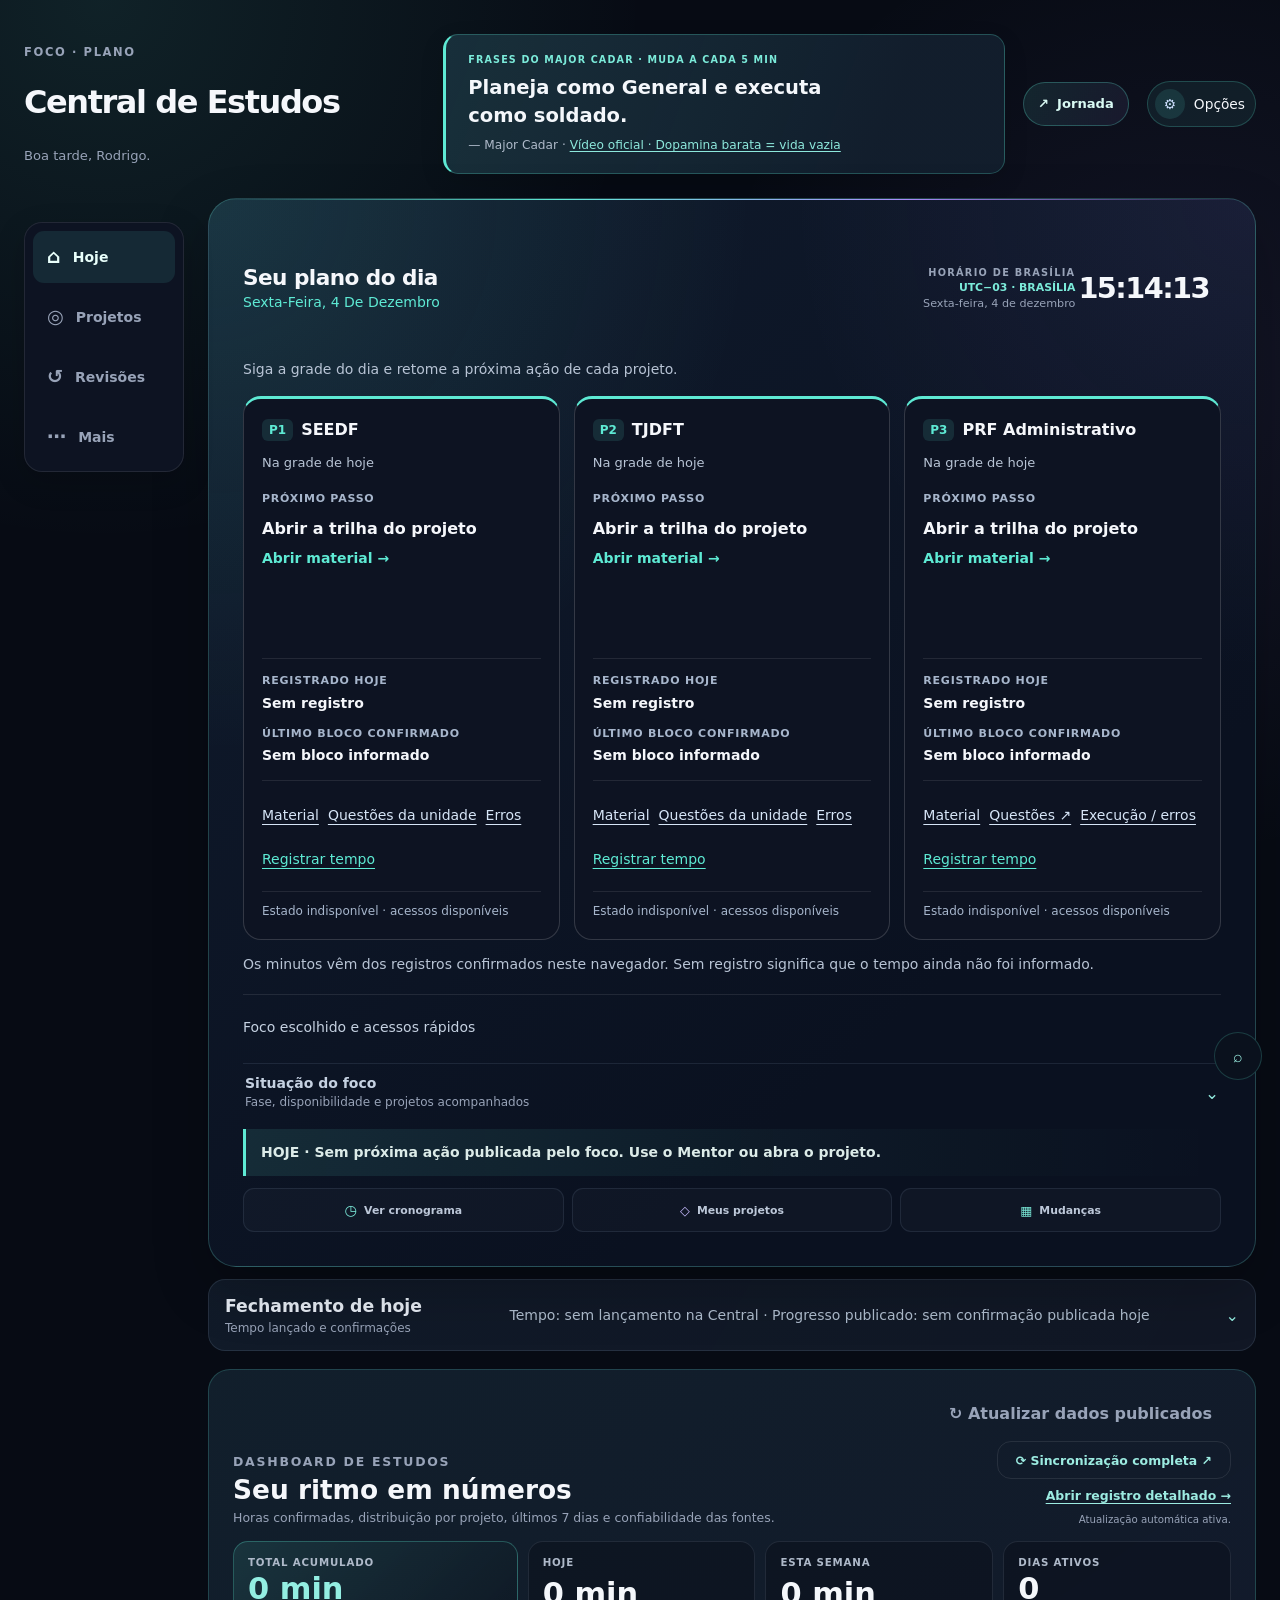
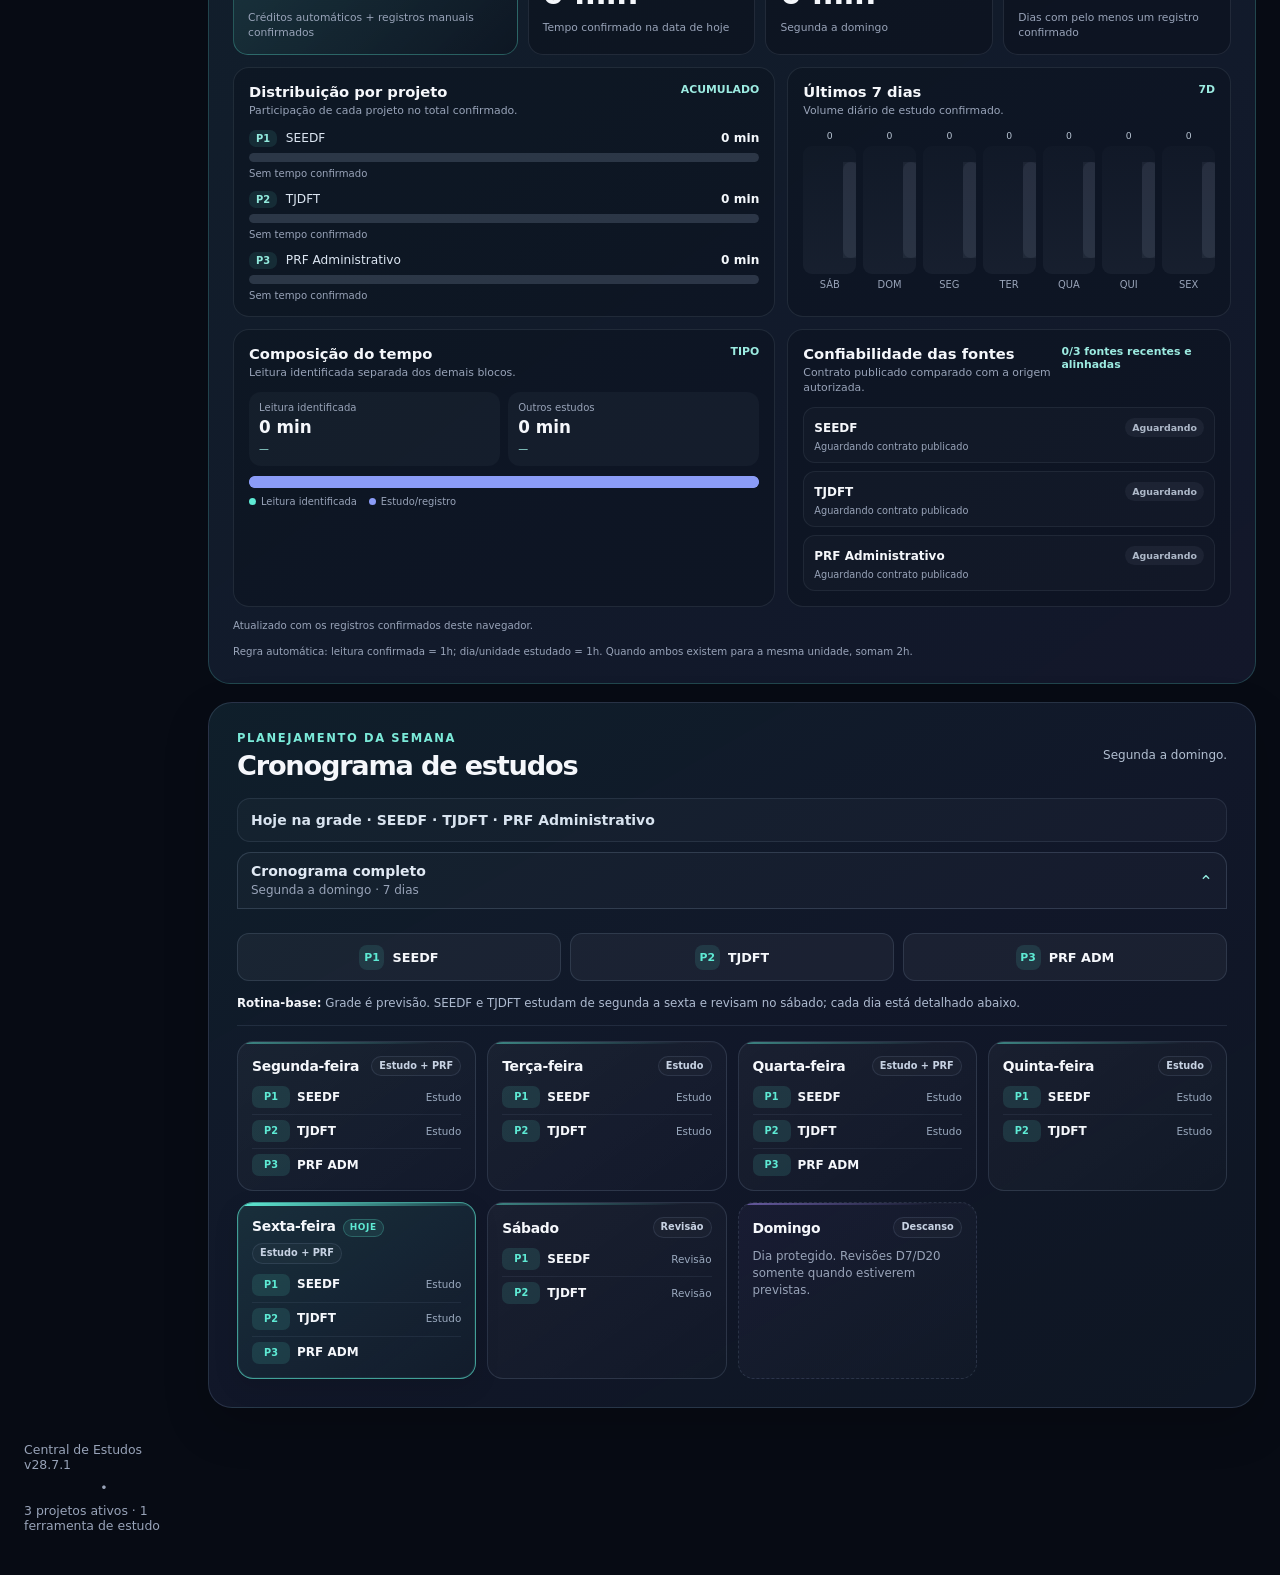
<file: index.html>
<!doctype html><html lang="pt-BR"><head><meta charset="utf-8" /><meta name="viewport" content="width=device-width, initial-scale=1" /><meta name="theme-color" content="#070b14" /><meta name="description" content="Central de Estudos: projetos e registro de horas estudadas." /><meta name="color-scheme" content="dark" /><meta name="referrer" content="strict-origin-when-cross-origin" /><meta http-equiv="Content-Security-Policy" content="default-src 'self'; script-src 'self'; style-src 'self'; img-src 'self' data:; font-src 'self'; connect-src 'self' https://api.github.com https://fqqkkyusnzhuuizahkww.supabase.co; worker-src 'self'; manifest-src 'self'; object-src 'none'; base-uri 'none'; form-action 'none'; frame-src 'none'; upgrade-insecure-requests" /><title>Central de Estudos</title><link rel="icon" href="./assets/icon.svg" type="image/svg+xml" /><link rel="manifest" href="./manifest.webmanifest" /><link rel="stylesheet" href="./css/app.css" /><link rel="stylesheet" href="./css/catalog-v4.css" /><link rel="stylesheet" href="./css/personalization-v5.css" /><link rel="stylesheet" href="./css/timeline-v8.css" /><link rel="stylesheet" href="./css/pro-v11.css" /><link rel="stylesheet" href="./css/operational-v13.css?v=28.7.1" /><link rel="stylesheet" href="./css/workspace-v24.css" /><link rel="stylesheet" href="./css/workspace-v26.css?v=portfolio-20260930" /><link rel="stylesheet" href="./css/workspace-v27.css" /><link rel="stylesheet" href="./css/study-log-v1.css?v=28.8.0" /><link rel="stylesheet" href="./css/study-dashboard-v1.css?v=28.9.2" /><link rel="stylesheet" href="./css/study-planner-v1.css?v=28.2.0" /><link rel="stylesheet" href="./css/home-v1.css?v=home-20260929d" /><link rel="stylesheet" href="./css/home-v2.css?v=28.7.1" /><link rel="stylesheet" href="./css/ecosystem-v1.css?v=28.1.0" /><link rel="stylesheet" href="./css/daily-message-v1.css?v=28.7.1" /><link rel="stylesheet" href="./css/daily-workspace-v1.css?v=28.7.1-mobile-clock-2"></head><body><a class="skip-link" href="#conteudo">Ir para o conteúdo</a><div class="shell"><header class="topbar"><div><p class="eyebrow">FOCO · PLANO</p><h1>Central de Estudos</h1><p id="greeting" class="topbar-greeting">Seu próximo passo começa aqui.</p><figure class="daily-message-v1" aria-label="Frases do Major Cadar" aria-live="polite" aria-atomic="true"><p class="daily-message-heading">FRASES DO MAJOR CADAR · MUDA A CADA 5 MIN</p><blockquote id="daily-motivation" class="daily-message-text">Seja forte ou seja vencido.</blockquote><p class="daily-message-attribution">— <span id="daily-motivation-author">Major Cadar</span> · <a id="daily-motivation-source" href="https://www.instagram.com/caveiracadar09/" target="_blank" rel="noopener noreferrer">Caveira Cadar 09 · perfil oficial</a></p></figure></div><a id="journey-link" class="journey-link" href="https://rodrigorosadantas.github.io/plano-de-transicao/" aria-label="Abrir Jornada, Painel Estratégico"><span aria-hidden="true">↗</span><span>Jornada</span></a><button id="quick-options" class="user-pill" type="button" aria-label="Abrir opções"><span class="avatar" aria-hidden="true">⚙</span><span>Opções</span></button></header><nav class="pro-nav" aria-label="Navegação principal da Central"><a class="pro-nav-link" href="#agora"><span aria-hidden="true">⌂</span><span>Hoje</span></a><a class="pro-nav-link" href="#projetos"><span aria-hidden="true">◎</span><span>Projetos</span></a><a class="pro-nav-link" href="#revisoes"><span aria-hidden="true">↺</span><span>Revisões</span></a><a class="pro-nav-link" href="#mais"><span aria-hidden="true">⋯</span><span>Mais</span></a></nav><main id="conteudo"><div id="system-notice" class="system-notice is-hidden" role="status" aria-live="polite"></div><div id="pwa-update-notice" class="system-notice pwa-update-notice is-hidden" role="status" aria-live="polite"></div><section id="agora" data-screen="today" class="pro-now command-center" aria-labelledby="daily-plan-title"><div class="daily-plan" aria-labelledby="daily-plan-title"><div class="daily-plan-header"><div><h2 id="daily-plan-title">Seu plano do dia</h2><p id="daily-plan-date"></p></div><div class="presence-clock command-clock"><span class="pro-now-kicker">HORÁRIO DE BRASÍLIA</span><span class="clock-zone">UTC−03 · BRASÍLIA</span><time id="brasilia-time" aria-label="Horário de Brasília, atualizado a cada segundo">--:--:--</time><span id="brasilia-date" class="pro-now-meta">A data aparecerá aqui.</span></div></div><p id="daily-plan-caption" class="daily-caption">Siga a grade do dia e retome a próxima ação de cada projeto.</p><div id="daily-plan-cards" class="daily-plan-cards"><article class="daily-project-card"><h3><a data-daily-project="seedf" href="https://rodrigorosadantas.github.io/seedf-ppge-dashboard/leis/">SEEDF</a></h3><p>Consultar material e próxima ação no projeto.</p></article><article class="daily-project-card"><h3><a data-daily-project="tjdft" href="https://rodrigorosadantas.github.io/tjdft-dashboard/portugues-rlm/">TJDFT</a></h3><p>Consultar material e próxima ação no projeto.</p></article><article class="daily-project-card"><h3><a data-daily-project="prf-adm" href="https://rodrigorosadantas.github.io/prf-administrativo-dashboard/#leitura">PRF Administrativo</a></h3><p>Consultar material e próxima ação no projeto.</p></article></div><p id="daily-records-note" class="daily-records-note">Os minutos vêm dos registros confirmados neste navegador.</p></div><details class="daily-focus-details"><summary>Foco escolhido e acessos rápidos</summary><div class="command-grid presence-v21"><div class="command-main"><div class="command-status"><span class="command-chip command-chip-live"><span class="live-dot"></span>HOJE · V28.7.1</span><span class="command-chip">FOCO · <strong id="pro-now-focus-name">SEEDF</strong></span></div><p class="eyebrow">PLANO DE HOJE</p><h2 id="pro-now-title">Seu foco de hoje.</h2><p id="pro-now-focus-description" class="command-lead">Gestor + Analista — Apoio Administrativo</p><div class="command-actions"><a id="pro-now-focus-link" class="command-primary" href="https://rodrigorosadantas.github.io/seedf-ppge-dashboard/">Abrir foco agora ↗</a><a id="home-study-log" class="command-secondary" href="#projetos">Registrar estudo</a><a id="focus-new-tab" class="command-secondary is-hidden" href="https://rodrigorosadantas.github.io/seedf-ppge-dashboard/" target="_blank" rel="noopener">Nova guia ↗</a></div></div></div></details><details class="command-context"><summary><span><strong>Situação do foco</strong><small>Fase, disponibilidade e projetos acompanhados</small></span><span class="command-context-icon" aria-hidden="true">⌄</span></summary><div class="command-metrics"><article class="command-metric"><span>FASE</span><strong id="pro-now-focus-meta">Pré-edital</strong><small id="pro-now-focus-note">Prioridade padrão configurada na Central.</small></article><article class="command-metric"><span>STATUS</span><strong id="pro-now-focus-health" class="health health-checking"><span class="dot"></span>Verificando</strong><small id="pro-now-focus-health-hint">Disponibilidade técnica</small></article><article class="command-metric"><span>EVOLUÇÃO</span><strong id="pro-now-project-count">3 ativos</strong><small id="pro-now-project-meta">P1 SEEDF · P2 TJDFT · P3 PRF ADM</small></article></div></details><div id="pro-now-focus-operational" class="command-next is-hidden"></div><nav class="command-shortcuts" aria-label="Atalhos do centro de comando"><a href="#agenda-semanal">Ver cronograma</a><a href="#projetos">Meus projetos</a><a href="#inbox">Mudanças</a></nav></section><details id="daily-closeout" data-screen="today" class="daily-closeout-v1"><summary><span class="closeout-summary-title"><strong>Fechamento de hoje</strong><small>Tempo lançado e confirmações</small></span><span id="closeout-quickline" class="closeout-quickline" aria-live="polite">Aguardando dados operacionais de hoje.</span><span class="closeout-expand-icon" aria-hidden="true">⌄</span></summary><div class="command-next closeout-summary" aria-live="polite"><p class="closeout-loading">Aguardando os dados publicados do dia. A grade é previsão; os registros locais ficam em Projetos.</p></div><p class="closeout-footer"><span class="closeout-footer-label">MENTOR</span> <a href="./mentor/">Ver análise detalhada →</a></p></details><section id="home-study-hours" data-screen="today" class="study-analytics" aria-labelledby="home-study-hours-title"><div class="study-analytics-head"><div><p class="eyebrow">DASHBOARD DE ESTUDOS</p><h2 id="home-study-hours-title">Seu ritmo em números</h2><p>Horas confirmadas, distribuição por projeto, últimos 7 dias e confiabilidade das fontes.</p></div><div class="study-analytics-actions"><button class="button button-quiet" type="button" data-manual-refresh>↻ Atualizar dados publicados</button><a class="button button-ghost" href="https://github.com/RodrigoRosaDantas/central-estudos/actions/workflows/full-refresh.yml" target="_blank" rel="noopener noreferrer">⟳ Sincronização completa ↗</a><a href="#projetos">Abrir registro detalhado →</a><span class="manual-refresh-status" data-manual-refresh-status aria-live="polite">Atualização automática ativa.</span></div></div><div class="study-kpis" aria-label="Indicadores principais de estudo"><article class="study-kpi study-kpi-primary"><span>TOTAL ACUMULADO</span><strong id="dashboard-total">0 min</strong><small>Créditos automáticos + registros manuais confirmados</small></article><article class="study-kpi"><span>HOJE</span><strong id="dashboard-today">0 min</strong><small>Tempo confirmado na data de hoje</small></article><article class="study-kpi"><span>ESTA SEMANA</span><strong id="dashboard-week">0 min</strong><small>Segunda a domingo</small></article><article class="study-kpi"><span>DIAS ATIVOS</span><strong id="dashboard-days">0</strong><small>Dias com pelo menos um registro confirmado</small></article></div><div class="study-dashboard-grid"><article class="study-dashboard-card"><div class="study-dashboard-card-head"><div><h3>Distribuição por projeto</h3><p>Participação de cada projeto no total confirmado.</p></div><span>ACUMULADO</span></div><div id="dashboard-projects" class="dashboard-projects" aria-live="polite"></div></article><article class="study-dashboard-card"><div class="study-dashboard-card-head"><div><h3>Últimos 7 dias</h3><p>Volume diário de estudo confirmado.</p></div><span>7D</span></div><div id="dashboard-seven-days" class="dashboard-seven-days" aria-label="Horas estudadas nos últimos sete dias"></div></article><article class="study-dashboard-card"><div class="study-dashboard-card-head"><div><h3>Composição do tempo</h3><p>Leitura identificada separada dos demais blocos.</p></div><span>TIPO</span></div><div class="dashboard-composition-values"><div class="dashboard-composition-value"><span>Leitura identificada</span><strong id="dashboard-reading">0 min</strong><small id="dashboard-reading-share">—</small></div><div class="dashboard-composition-value"><span>Outros estudos</span><strong id="dashboard-study">0 min</strong><small id="dashboard-study-share">—</small></div></div><progress id="dashboard-composition-progress" class="dashboard-composition-progress" max="100" value="0" aria-label="Composição do tempo: leitura e outros estudos"></progress><div class="dashboard-composition-legend"><span>Leitura identificada</span><span>Estudo/registro</span></div></article><article class="study-dashboard-card"><div class="study-dashboard-card-head"><div><h3>Confiabilidade das fontes</h3><p>Contrato publicado comparado com a origem autorizada.</p></div><span id="dashboard-integrity-summary">0/3 fontes recentes e alinhadas</span></div><div id="dashboard-integrity" class="dashboard-integrity" aria-live="polite"></div></article></div><p id="dashboard-updated" class="study-dashboard-foot">Carregando dados confirmados.</p><p class="study-dashboard-foot">Regra automática: leitura confirmada = 1h; dia/unidade estudado = 1h. Quando ambos existem para a mesma unidade, somam 2h.</p><span id="home-study-total" hidden>0 min</span><span id="home-study-today" hidden>0 min</span><span id="home-study-week" hidden>0 min</span><span id="home-study-projects" hidden>—</span></section><section id="agenda-semanal" data-screen="today" class="section weekly-schedule-v27" aria-labelledby="weekly-schedule-title"><div class="section-heading"><div><p class="eyebrow">PLANEJAMENTO DA SEMANA</p><h2 id="weekly-schedule-title">Cronograma de estudos</h2></div><p class="muted compact">Segunda a domingo.</p></div><p id="today-week-preview" class="today-week-preview">Hoje na grade: carregando agenda.</p><details id="week-schedule-details" class="week-schedule-details" open><summary><span><strong>Cronograma completo</strong><small>Segunda a domingo · 7 dias</small></span><span class="week-disclosure-icon" aria-hidden="true">⌄</span></summary><div class="week-schedule-content"><div class="weekly-priority-strip" aria-label="Prioridades de estudo"><a class="schedule-priority-chip" data-priority="1" href="/seedf-ppge-dashboard/"><span>P1</span><strong>SEEDF</strong></a><a class="schedule-priority-chip" data-priority="2" href="/tjdft-dashboard/"><span>P2</span><strong>TJDFT</strong></a><a class="schedule-priority-chip" data-priority="3" href="https://rodrigorosadantas.github.io/prf-administrativo-dashboard/"><span>P3</span><strong>PRF ADM</strong></a></div><p class="weekly-routine-summary"><strong>Rotina-base:</strong> Grade é previsão. SEEDF e TJDFT estudam de segunda a sexta e revisam no sábado; cada dia está detalhado abaixo.</p><div class="schedule-day-grid" aria-label="Cronograma dia a dia, de segunda-feira a domingo"><article class="schedule-day-card" data-weekday="monday" aria-labelledby="schedule-day-monday"><div class="schedule-day-heading"><h3 id="schedule-day-monday">Segunda-feira</h3><span>Estudo + PRF</span></div><ul class="schedule-items"><li class="schedule-item"><span class="schedule-mark">P1</span><span class="schedule-item-copy"><a href="/seedf-ppge-dashboard/">SEEDF</a><small>Estudo</small></span></li><li class="schedule-item"><span class="schedule-mark">P2</span><span class="schedule-item-copy"><a href="/tjdft-dashboard/">TJDFT</a><small>Estudo</small></span></li><li class="schedule-item"><span class="schedule-mark">P3</span><span class="schedule-item-copy"><a href="/prf-administrativo-dashboard/">PRF ADM</a></span></li></ul></article><article class="schedule-day-card" data-weekday="tuesday" aria-labelledby="schedule-day-tuesday"><div class="schedule-day-heading"><h3 id="schedule-day-tuesday">Terça-feira</h3><span>Estudo</span></div><ul class="schedule-items"><li class="schedule-item"><span class="schedule-mark">P1</span><span class="schedule-item-copy"><a href="/seedf-ppge-dashboard/">SEEDF</a><small>Estudo</small></span></li><li class="schedule-item"><span class="schedule-mark">P2</span><span class="schedule-item-copy"><a href="/tjdft-dashboard/">TJDFT</a><small>Estudo</small></span></li></ul></article><article class="schedule-day-card" data-weekday="wednesday" aria-labelledby="schedule-day-wednesday"><div class="schedule-day-heading"><h3 id="schedule-day-wednesday">Quarta-feira</h3><span>Estudo + PRF</span></div><ul class="schedule-items"><li class="schedule-item"><span class="schedule-mark">P1</span><span class="schedule-item-copy"><a href="/seedf-ppge-dashboard/">SEEDF</a><small>Estudo</small></span></li><li class="schedule-item"><span class="schedule-mark">P2</span><span class="schedule-item-copy"><a href="/tjdft-dashboard/">TJDFT</a><small>Estudo</small></span></li><li class="schedule-item"><span class="schedule-mark">P3</span><span class="schedule-item-copy"><a href="/prf-administrativo-dashboard/">PRF ADM</a></span></li></ul></article><article class="schedule-day-card" data-weekday="thursday" aria-labelledby="schedule-day-thursday"><div class="schedule-day-heading"><h3 id="schedule-day-thursday">Quinta-feira</h3><span>Estudo</span></div><ul class="schedule-items"><li class="schedule-item"><span class="schedule-mark">P1</span><span class="schedule-item-copy"><a href="/seedf-ppge-dashboard/">SEEDF</a><small>Estudo</small></span></li><li class="schedule-item"><span class="schedule-mark">P2</span><span class="schedule-item-copy"><a href="/tjdft-dashboard/">TJDFT</a><small>Estudo</small></span></li></ul></article><article class="schedule-day-card" data-weekday="friday" aria-labelledby="schedule-day-friday"><div class="schedule-day-heading"><h3 id="schedule-day-friday">Sexta-feira</h3><span>Estudo + PRF</span></div><ul class="schedule-items"><li class="schedule-item"><span class="schedule-mark">P1</span><span class="schedule-item-copy"><a href="/seedf-ppge-dashboard/">SEEDF</a><small>Estudo</small></span></li><li class="schedule-item"><span class="schedule-mark">P2</span><span class="schedule-item-copy"><a href="/tjdft-dashboard/">TJDFT</a><small>Estudo</small></span></li><li class="schedule-item"><span class="schedule-mark">P3</span><span class="schedule-item-copy"><a href="/prf-administrativo-dashboard/">PRF ADM</a></span></li></ul></article><article class="schedule-day-card" data-weekday="saturday" aria-labelledby="schedule-day-saturday"><div class="schedule-day-heading"><h3 id="schedule-day-saturday">Sábado</h3><span>Revisão</span></div><ul class="schedule-items"><li class="schedule-item"><span class="schedule-mark">P1</span><span class="schedule-item-copy"><a href="/seedf-ppge-dashboard/">SEEDF</a><small>Revisão</small></span></li><li class="schedule-item"><span class="schedule-mark">P2</span><span class="schedule-item-copy"><a href="/tjdft-dashboard/">TJDFT</a><small>Revisão</small></span></li></ul></article><article class="schedule-day-card schedule-day-rest-v27" data-weekday="sunday" aria-labelledby="schedule-day-sunday"><div class="schedule-day-heading"><h3 id="schedule-day-sunday">Domingo</h3><span>Descanso</span></div><p>Dia protegido. Revisões D7/D20 somente quando estiverem previstas.</p></article></div></div></details></section><section id="revisoes" data-screen="reviews" class="reviews-screen" aria-labelledby="review-title"><div class="review-header"><div><p class="eyebrow">CONTINUIDADE DO ESTUDO</p><h2 id="review-title">Revisões e erros</h2></div><button id="daily-refresh" class="daily-action" type="button">Atualizar painel</button></div><p class="review-intro">Veja as pendências informadas e abra o registro no projeto de origem.</p><p id="review-overview" class="daily-caption" role="status">Aguardando os dados publicados pelos projetos.</p><div id="review-project-cards" class="review-project-cards"><p>Os acessos diretos continuam disponíveis em Projetos.</p></div><p id="daily-refresh-status" class="refresh-help" role="status"></p><p class="refresh-help">Atualizar painel consulta os estados publicados. Para atualizar os dados do Notion, use a sincronização dentro de cada projeto.</p></section><section id="mais" data-screen="more" class="more-screen" aria-labelledby="more-title"><p class="eyebrow">ACESSOS DA CENTRAL</p><h2 id="more-title">Mais caminhos, no seu ritmo</h2><p class="daily-caption">Retome, acompanhe e organize seu espaço.</p><div class="more-grid"><a class="more-link" href="./mentor/"><strong>Mentor</strong><small>Próxima ação e sinais de cada projeto.</small><span aria-hidden="true">↗</span></a><a class="more-link" href="#retomada"><strong>Retomada</strong><small>Foco escolhido e último ambiente aberto.</small><span aria-hidden="true">→</span></a><a class="more-link" href="#inbox"><strong>Mudanças e alertas</strong><small>Novidades publicadas pelos projetos.</small><span aria-hidden="true">→</span></a><a class="more-link" href="#activity-panel"><strong>Histórico da Central</strong><small>Acessos e mudanças registrados neste aparelho.</small><span aria-hidden="true">→</span></a><a class="more-link" href="#evolucao"><strong>Panorama e preferências</strong><small>Radar, exibição, diagnóstico e backup.</small><span aria-hidden="true">→</span></a><a class="more-link" href="https://rodrigorosadantas.github.io/plano-de-transicao/"><strong>Jornada</strong><small>Abrir o Painel Estratégico.</small><span aria-hidden="true">↗</span></a></div></section><section id="retomada" data-screen="resume" class="section resume-screen" aria-labelledby="resume-screen-title"><div class="section-heading"><div><p class="eyebrow">RETOMADA</p><h2 id="resume-screen-title">Volte ao ponto que você escolheu.</h2></div><p class="muted compact">A Central separa sua prioridade do último acesso. Navegação não mede estudo nem progresso.</p></div><div class="resume-screen-grid"><article class="resume-screen-card"><p class="eyebrow">FOCO ESCOLHIDO</p><h3 id="resume-focus-name">SEEDF</h3><p id="resume-focus-meta">Prioridade escolhida por você na Central.</p><a id="resume-focus-link" class="command-primary" href="https://rodrigorosadantas.github.io/seedf-ppge-dashboard/">Abrir foco →</a></article><article class="resume-screen-card"><p class="eyebrow">ÚLTIMO ACESSO</p><div class="command-resume"><div><span class="pro-now-kicker">ÚLTIMO ACESSO</span><strong id="pro-now-resume-name">Nenhum projeto aberto</strong><span id="pro-now-resume-meta">O último ambiente aberto pela Central aparecerá aqui.</span></div><div class="command-resume-actions"><a id="resume-button" class="command-resume-action is-hidden" href="#">Retomar →</a><a class="command-resume-action" href="#projetos">Trocar foco ↓</a></div></div></article></div></section><section id="inbox" data-screen="inbox" class="section inbox-screen" aria-labelledby="inbox-title"><div class="section-heading"><div><p class="eyebrow">INBOX OPERACIONAL</p><h2 id="inbox-title">Ações e alertas publicados</h2></div><p class="inbox-note">Sinais dos contratos validados. A Central não gera ações, não classifica projetos e não muda seu foco.</p></div><div aria-labelledby="published-changes-title"><h3 id="published-changes-title">Mudanças desde a última conferência</h3><p>Dados de contratos validados neste aparelho; cache identificado. Não mede estudo nem progresso.</p><div id="published-changes-list" aria-live="polite"><p>Aguardando contratos válidos.</p></div></div><div id="inbox-toolbar" class="inbox-toolbar"></div><div id="inbox-list" class="operational-grid" aria-live="polite" aria-atomic="false"><p class="routing-empty">Aguardando contratos read-only válidos. Ações e alertas publicados aparecerão aqui.</p></div></section><section id="evolucao" data-screen="evolution" class="section evolution-screen" aria-labelledby="evolution-screen-title"><div class="section-heading"><div><p class="eyebrow">EVOLUÇÃO</p><h2 id="evolution-screen-title">Panorama dos projetos</h2></div><p class="muted compact">Estado operacional e técnico. A orientação adaptativa agora tem página própria.</p><a class="button button-quiet" href="./mentor/">Abrir Mentor →</a><a class="button button-quiet" href="#diagnostico">Estado técnico</a></div><section id="operational-panel" class="section operational-panel" aria-labelledby="operational-title" hidden><div class="section-heading"><div><p class="eyebrow">RADAR OPERACIONAL</p><h2 id="operational-title">Situação dos concursos</h2></div><p class="muted compact">Estado publicado por cada projeto: fase, ciclo, unidade e próxima ação. Sem ranking.</p><button id="refresh-all-contracts" class="button button-quiet" type="button">Atualizar tudo</button></div><div id="operational-list" class="operational-grid" aria-live="polite" aria-atomic="false"></div></section><details id="preferences-panel" class="preferences-panel"><summary><span><span class="eyebrow">PREFERÊNCIAS</span><strong>Opções da Central</strong></span><span class="preferences-local-badge">Só neste aparelho</span></summary><div class="preferences-body"><p class="preferences-intro">Densidade, detalhes técnicos e ordem dos projetos ficam somente neste aparelho.</p><div class="preferences-grid"><label class="preferences-field"><span>Densidade</span><select id="preference-density"><option value="comfortable">Confortável</option><option value="compact">Compacta</option></select></label><label class="preferences-toggle"><input id="preference-technical" type="checkbox" checked /><span><strong>Detalhes técnicos nos cards</strong><small>Disponibilidade, publicação e deploy continuam no Pulso da Central.</small></span></label></div><div class="preferences-order"><div><h3>Ordem dos projetos</h3><p>Mover um projeto ativa novamente a “Ordem padrão” do catálogo.</p></div><div id="preferences-order-list" class="preferences-order-list" aria-live="polite"></div></div><section class="saved-views manual-refresh-settings" aria-labelledby="manual-refresh-settings-title"><div class="saved-views-head"><div><h3 id="manual-refresh-settings-title">Atualização manual</h3><p class="saved-views-intro">“Atualizar dados publicados” reconsulta imediatamente os contratos já publicados. “Sincronização completa” dispara Notion → GitHub em SEEDF, TJDFT e PRF, espera os três terminarem e então reconstrói a Central.</p></div><button class="button button-quiet" type="button" data-manual-refresh>↻ Atualizar dados publicados</button></div><p class="preferences-status" data-manual-refresh-status aria-live="polite">Atualização automática ativa. Nenhuma credencial é exposta no navegador.</p><p class="saved-views-intro"><a class="button button-ghost" href="https://github.com/RodrigoRosaDantas/central-estudos/actions/workflows/full-refresh.yml" target="_blank" rel="noopener noreferrer">⟳ Abrir sincronização completa no GitHub ↗</a></p><p class="saved-views-intro">Para o disparo entre repositórios, o workflow usa o secret <code>CENTRAL_GITHUB_TOKEN</code> somente no GitHub Actions.</p></section><section class="saved-views" aria-labelledby="saved-views-title"><div class="saved-views-head"><h3 id="saved-views-title">Views salvas</h3><button id="saved-view-save" class="button button-quiet" type="button">Salvar tela atual</button></div><p class="saved-views-intro">Cada view guarda a tela, filtros da Inbox e aba do Workspace. Foco, histórico e contratos não entram na view.</p><div id="saved-view-list" class="saved-view-list" aria-live="polite"><p class="saved-views-empty">Nenhuma view salva neste aparelho.</p></div></section><div class="preferences-footer"><p id="preferences-status" class="preferences-status" aria-live="polite">Preferências salvas somente neste navegador.</p><button id="preferences-reset" class="button button-ghost" type="button">Restaurar padrões</button></div></div></details>
<section id="diagnostico" class="section technical-summary" aria-labelledby="technical-title"><div class="section-heading"><div><p class="eyebrow">ESTADO TÉCNICO</p><h2 id="technical-title">Pulso da Central</h2></div><p class="muted compact">Informação auxiliar e somente leitura. Nunca bloqueia o acesso aos projetos.</p></div><section class="pulse" aria-label="Pulso da Central"><div class="pulse-item"><span id="pulse-projects" class="pulse-value">3</span><span class="pulse-label">dashboards monitorados</span></div><div class="pulse-item"><span id="pulse-online" class="pulse-value">Verificando</span><span class="pulse-label">disponibilidade</span></div><div class="pulse-item"><span id="pulse-freshness" class="pulse-value">Verificando</span><span class="pulse-label">última publicação</span></div></section><div class="technical-explainer"><p id="observability-source" class="source-note">Fonte: sites públicos + GitHub público. Cache local de 15 minutos.</p><details><summary>Como interpretar estes dados</summary><div class="technical-help"><p><strong>Disponibilidade</strong> é uma tentativa técnica de alcançar o site agora. Falha de rede vira “não verificado”, não uma conclusão de que o projeto caiu.</p><p><strong>Publicação técnica</strong> é o último <code>push</code> público conhecido no GitHub. Não representa estudo realizado, progresso ou desempenho.</p><p><strong>Deploy</strong> usa o workflow público de publicação mais recente quando ele pode ser identificado. Se a API estiver limitada, a Central preserva o último dado conhecido e o marca como cache.</p></div></details></div></section>
</section><section id="projetos" data-screen="projects" class="section" aria-labelledby="projects-title"><div class="section-heading"><div><p class="eyebrow">PROJETOS</p><h2 id="projects-title">Seus projetos</h2></div><p class="muted compact">Acesse os projetos de estudo; a Plataforma de Questões fica em Ferramentas de estudo.</p></div><section id="study-log" class="study-log" aria-labelledby="study-log-title"><div class="section-heading"><div><p class="eyebrow">REGISTRO DE ESTUDO</p><h3 id="study-log-title">Horas estudadas</h3></div><p class="muted compact">Regra automática: cada leitura confirmada vale 1h e cada dia/unidade de estudo confirmada vale 1h. Quando leitura e estudo estiverem confirmados para a mesma unidade, somam 2h. O registro manual continua disponível para excedentes.</p></div><p class="study-log-lead">Escolha o dia e a atividade, selecione a matéria e o tempo. Marque só depois de estudar.</p><section id="study-log-planner" class="study-log-planner" aria-label="Registro guiado"><div class="study-log-week-head"><button id="study-log-week-prev" type="button">← Semana anterior</button><strong id="study-log-week-label">Esta semana</strong><button id="study-log-week-current" type="button">Esta semana</button></div><div id="study-log-week-picker" class="study-log-week-picker" role="tablist" aria-label="Dia da semana"></div><div class="study-log-selected"><strong id="study-log-selected-day">Dia selecionado</strong><span id="study-log-selected-total">0 min</span></div><div id="study-log-planned-blocks" class="study-log-planned-blocks"></div><p id="study-log-planner-note" class="study-log-planner-note">Grade guiada indisponível? Use o registro manual.</p><button id="study-log-manual-button" class="study-log-manual-button" type="button">Outro estudo</button></section><details id="study-log-entry-panel" class="study-log-manual"><summary id="study-log-entry-summary">Registrar bloco</summary><form id="study-log-form" class="study-log-form"><p id="study-log-form-context" class="study-log-form-context" hidden></p><label class="catalog-field study-log-field study-log-date-field" for="study-log-date">Data<input id="study-log-date" type="date" required /></label><label class="catalog-field study-log-field study-log-project-field" for="study-log-project">Projeto<select id="study-log-project" required><option value="">Selecione um projeto</option><option value="seedf">SEEDF</option><option value="tjdft">TJDFT</option><option value="prf-adm">PRF Administrativo</option></select></label><label class="catalog-field study-log-field study-log-trail-field" for="study-log-trail">Matéria ou unidade<input id="study-log-trail" type="text" maxlength="100" placeholder="Selecione a matéria" required /></label><label class="catalog-field study-log-field study-log-topic-field" for="study-log-topic">Assunto específico <span class="muted">(opcional)</span><input id="study-log-topic" type="text" maxlength="140" placeholder="Ex.: Lei de Diretrizes e Bases" /></label><div class="study-log-duration"><label class="catalog-field study-log-field" for="study-log-hours">Horas<input id="study-log-hours" type="number" min="0" max="24" step="1" inputmode="numeric" placeholder="0" /></label><label class="catalog-field study-log-field" for="study-log-minutes">Minutos<input id="study-log-minutes" type="number" min="0" max="59" step="1" inputmode="numeric" placeholder="0" /></label></div><label class="study-log-confirm"><input id="study-log-confirmed" type="checkbox" required />Estudei este bloco e estou registrando o tempo real.</label><button class="study-log-save command-primary" type="submit">Registrar tempo</button></form></details><p id="study-log-notice" class="study-log-notice" role="status" aria-live="polite"></p><div class="study-log-scorecards command-metrics"><article class="study-log-score command-metric"><span>TEMPO ESTUDADO HOJE</span><strong id="study-log-today-total">0 min</strong><div id="study-log-today-list" class="study-log-today-list"><p class="study-log-empty">Nenhum bloco registrado hoje.</p></div></article><article class="study-log-score command-metric"><span>TEMPO NESTA SEMANA</span><strong id="study-log-week-total">0 min</strong><small>Segunda a domingo · soma dos blocos registrados</small></article></div><h4 class="study-log-subtitle">Semana dia a dia</h4><div id="study-log-days" class="study-log-days" aria-label="Tempo de estudo por dia nesta semana"></div><h4 class="study-log-subtitle">Resumo por projeto e tópico</h4><div id="study-log-projects" class="study-log-projects" aria-live="polite"></div><h4 class="study-log-subtitle">Blocos registrados recentemente</h4><div id="study-log-recent" class="study-log-recent" aria-live="polite"></div><div class="study-log-backup"><button id="study-log-export" class="button button-ghost" type="button">Exportar backup JSON</button><label class="study-log-file-label button button-ghost" for="study-log-import">Restaurar backup<input id="study-log-import" type="file" accept="application/json,.json" /></label><p class="study-log-privacy">Os blocos ficam neste aparelho; com uma conta Supabase, sincronizam entre aparelhos e não sincronizam com o Notion. Backup JSON disponível.</p></div></section><div class="catalog-toolbar" role="search" aria-label="Organizar projetos" aria-describedby="catalog-hint"><label class="catalog-field"><span>Buscar</span><input id="catalog-search" type="search" inputmode="search" autocomplete="off" placeholder="Nome, área ou fase" aria-controls="projects-grid" /></label><label class="catalog-field"><span>Ordenar</span><select id="catalog-sort" aria-controls="projects-grid"><option value="default">Ordem padrão</option><option value="favorites">Favoritos primeiro</option><option value="name">Nome A–Z</option></select></label><span id="catalog-count" class="catalog-count" aria-live="polite">3 de 3 projetos</span></div><p id="catalog-hint" class="catalog-hint">☆ Favoritos ficam só neste aparelho. No desktop, Alt+1, Alt+2… abre os projetos visíveis sem interferir na digitação.</p><div id="projects-grid" class="projects-grid"><article class="project-card project-seedf" data-project-id="seedf" data-project-order="0"><div class="project-top"><span class="project-icon" aria-hidden="true">📚</span><span class="project-code">P1</span><span class="project-status">Foco</span></div><h3>SEEDF</h3><p class="muted">Gestor + Analista — Apoio Administrativo</p><p class="project-phase">Pré-edital</p><div class="project-observability"><span class="mini-health">Disponibilidade não verificada</span><span class="repo-freshness">Atualização técnica não verificada</span></div><div class="project-actions"><a class="project-link" href="https://rodrigorosadantas.github.io/seedf-ppge-dashboard/">Abrir projeto →</a><span class="mini-health">Acesso direto</span></div></article><article class="project-card project-tjdft" data-project-id="tjdft" data-project-order="1"><div class="project-top"><span class="project-icon" aria-hidden="true">⚖️</span><span class="project-code">P2</span><span class="project-status">Ativo</span></div><h3>TJDFT</h3><p class="muted">Técnico + Analista — Área Administrativa</p><p class="project-phase">Preparação</p><div class="project-observability"><span class="mini-health">Disponibilidade não verificada</span><span class="repo-freshness">Atualização técnica não verificada</span></div><div class="project-actions"><a class="project-link" href="https://rodrigorosadantas.github.io/tjdft-dashboard/">Abrir projeto →</a><span class="mini-health">Acesso direto</span></div></article><article class="project-card project-prf-adm" data-project-id="prf-adm" data-project-order="2"><div class="project-top"><span class="project-icon" aria-hidden="true">🛰️</span><span class="project-code">P3</span><span class="project-status">Ativo</span></div><h3>PRF Administrativo</h3><p class="muted">Roda PRFADM01–33</p><p class="project-phase">Pré-edital</p><div class="project-actions"><a class="project-link" href="https://rodrigorosadantas.github.io/prf-administrativo-dashboard/">Abrir painel →</a><a class="project-link" href="https://app.notion.com/p/3e8cf5a2673181679cd2f5532e0abf60">Notion ↗</a></div></article></div><p id="catalog-empty" class="catalog-empty" hidden>Nenhum projeto encontrado para esta busca.</p> <div class="study-tools" aria-labelledby="study-tools-title"><div class="section-heading"><div><p class="eyebrow">FERRAMENTAS DE ESTUDO</p><h3 id="study-tools-title">Recursos que servem a vários projetos</h3></div><p class="muted compact">Ferramenta independente, fora da contagem e da prioridade dos concursos.</p></div><div class="study-tools-grid"><article class="project-card project-question-tool"><div class="project-top"><span class="project-icon" aria-hidden="true">🧠</span><span class="project-status">Ferramenta</span></div><h3>Plataforma de Questões</h3><p class="muted">Resolva e revise questões por concurso, banca, disciplina e assunto.</p><p class="project-phase">Banco de questões · site independente</p><div class="project-observability"><div class="observability-row"><span class="observability-icon" aria-hidden="true">↗</span><span class="observability-copy"><span class="observability-label is-muted">Seu ambiente de questões</span><span class="observability-meta">O histórico de respostas fica na plataforma; a Central só oferece o acesso.</span></span></div></div><div class="project-actions"><a class="project-link" href="https://rodrigorosadantas.github.io/plataforma-questoes/">Abrir Plataforma de Questões →</a></div></article></div></div></section><section id="workspace" data-screen="projects" class="section workspace-panel" aria-labelledby="workspace-title"><div class="section-heading"><div><p class="eyebrow">WORKSPACE</p><h2 id="workspace-title">Seus projetos</h2></div><p class="muted compact">Projetos ativos, históricos e futuros ficam no catálogo; cada um mantém sua execução separada.</p></div><div class="workspace-tabs" role="group" aria-label="Filtrar projetos por ciclo de vida"><button type="button" class="workspace-tab is-active" data-workspace-tab="active" aria-pressed="true">Ativos <span id="workspace-count-active">3</span></button><button type="button" class="workspace-tab" data-workspace-tab="archived" aria-pressed="false">Arquivados <span id="workspace-count-archived">2</span></button><button type="button" class="workspace-tab" data-workspace-tab="future" aria-pressed="false">Futuros <span id="workspace-count-future">0</span></button></div><div id="workspace-list" class="workspace-list" aria-live="polite"><noscript><article class="workspace-card"><strong>SEDES/DF — TDAS</strong><p>Histórico preservado.</p><a href="https://rodrigorosadantas.github.io/sedes-tdas-dashboard/">Abrir histórico →</a></article><article class="workspace-card"><strong>TCE-GO · Histórico</strong><p>Prioridade pausada em 30/09/2026; histórico e acesso preservados.</p><a href="https://rodrigorosadantas.github.io/tce-go-dashboard/">Abrir histórico →</a></article></noscript></div><div class="workspace-portability"><div><p class="eyebrow">PORTABILIDADE LOCAL</p><strong>Preferências da Central</strong><p class="muted compact">Exporta somente configurações. Histórico de acesso e caches técnicos ficam fora do arquivo.</p></div><div class="workspace-portability-actions"><button id="workspace-export" class="button button-ghost" type="button">Exportar preferências</button><button id="workspace-import-button" class="button button-ghost" type="button">Importar preferências</button><input id="workspace-import" type="file" accept="application/json,.json" hidden /></div><p id="workspace-portability-status" class="workspace-status" aria-live="polite">Dados ficam somente neste aparelho.</p></div></section><section id="activity-panel" data-screen="history" class="section activity-panel" aria-labelledby="activity-title" hidden><div class="section-heading"><div><p class="eyebrow">ATIVIDADE E DIAGNÓSTICO</p><h2 id="activity-title">O que aconteceu recentemente</h2></div><p class="muted compact">Acessos locais e sinais técnicos são fontes diferentes. Nenhum deles mede estudo, progresso ou desempenho.</p></div><div class="activity-grid"><article class="activity-card" aria-labelledby="access-history-title"><div class="activity-card-heading"><div><p class="eyebrow">NESTE APARELHO</p><h3 id="access-history-title">Acessos recentes</h3></div><span class="activity-source">Fonte local</span></div><div id="access-history-list" class="activity-list" aria-live="polite" aria-atomic="false"><p class="activity-empty">Nenhum acesso registrado neste aparelho.</p></div><button id="clear-history" class="button button-quiet" type="button" disabled>Limpar histórico</button></article><article class="activity-card" aria-labelledby="technical-activity-title"><div class="activity-card-heading"><div><p class="eyebrow">SINAIS TÉCNICOS</p><h3 id="technical-activity-title">Projetos e diagnóstico</h3></div><span class="activity-source">Site + GitHub</span></div><div id="technical-activity-list" class="activity-list" aria-live="polite" aria-atomic="false"><p class="activity-empty">Aguardando sinais técnicos públicos.</p></div></article></div><p class="activity-footnote">A Central registra somente acessos feitos por ela neste navegador. Atualização técnica vem de fontes públicas e pode estar em cache. Diagnósticos descrevem o que foi observado, sem afirmar a causa de uma falha.</p></section></main><footer><span>Central de Estudos <span id="app-version"></span></span><span class="footer-separator">•</span><span>3 projetos ativos · 1 ferramenta de estudo</span></footer></div><noscript><div class="noscript">JavaScript está desativado. Os acessos diretos aos três projetos ativos e à Plataforma de Questões continuam disponíveis.</div></noscript><script src="./js/study-dates-v1.js?v=28.7.1" defer></script><script src="./js/app.js?v=28.7.1" defer></script><script src="./js/catalog-v4.js?v=28.2.0" defer></script><script src="./js/personalization-v5.js" defer></script><script src="./js/pwa-v6.js" defer></script><script src="./js/timeline-v8.js" defer></script><script src="./js/pro-v11.js?v=28.7.1" defer></script><script src="./js/contracts-v12.js?v=28.9.4" defer></script><script src="./js/manual-refresh-v1.js?v=28.9.3" defer></script><script src="./js/command-context-v1.js?v=28.1.0" defer></script><script src="./js/operational-v13.js?v=28.7.1" defer></script><script src="./js/workspace-v24.js?v=28.7.1" defer></script><script src="./js/study-log-v1.js?v=28.8.0" defer></script><script src="./js/study-dashboard-v1.js?v=28.9.1" defer></script><script src="./js/study-sync-v1.js?v=28.7.1" defer></script><script src="./js/study-planner-v1.js?v=28.2.0" defer></script><script src="./js/daily-workspace-v1.js?v=28.7.1" defer></script></body></html>
</file>
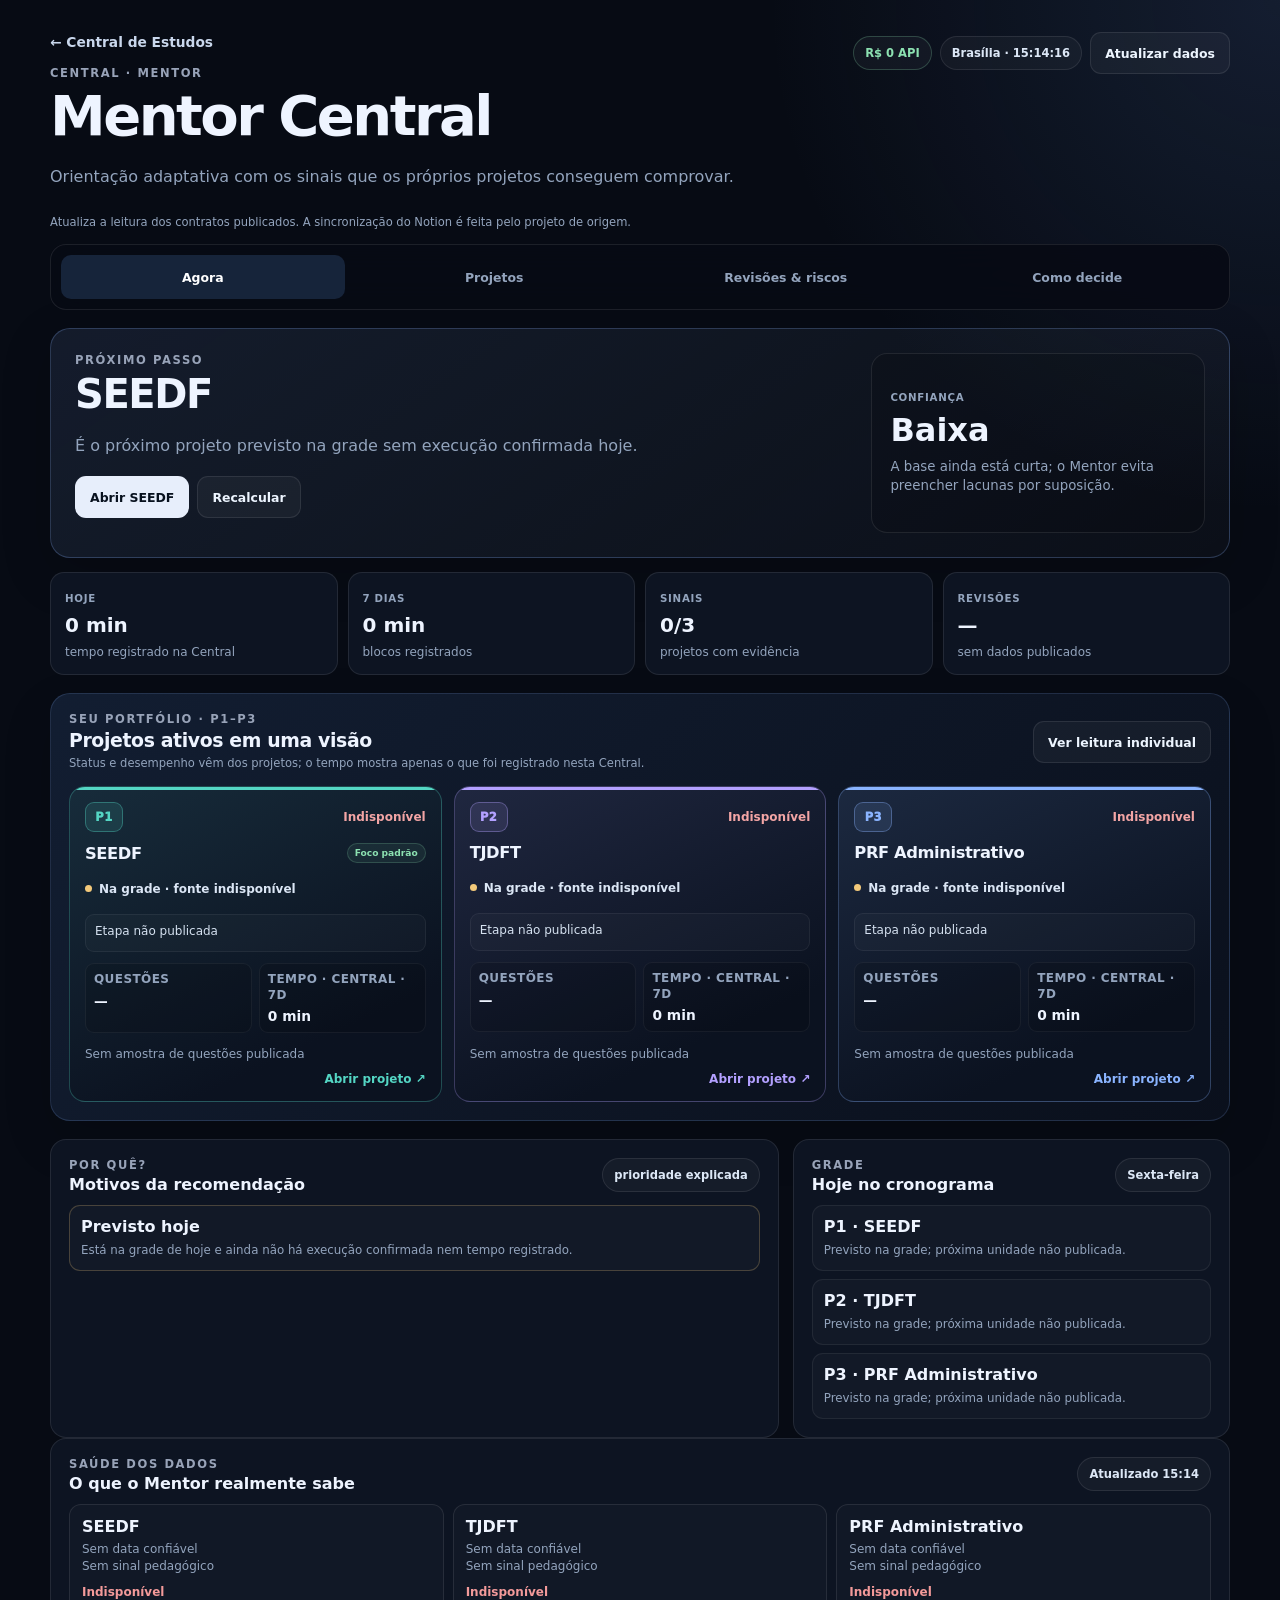
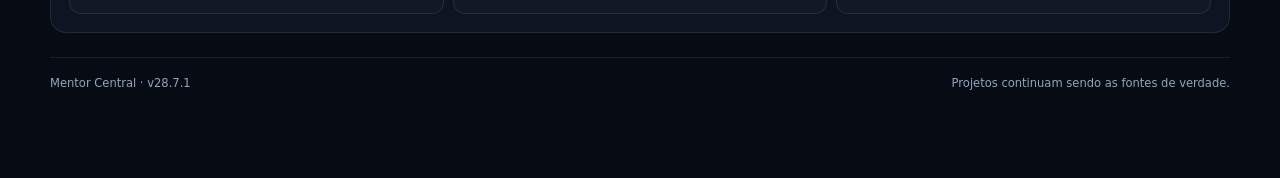
<file: mentor/index.html>
<!doctype html>
<html lang="pt-BR">
<head>
<meta charset="utf-8" />
<meta name="viewport" content="width=device-width, initial-scale=1" />
<meta name="theme-color" content="#070b14" />
<meta name="color-scheme" content="dark" />
<meta name="referrer" content="strict-origin-when-cross-origin" />
<meta http-equiv="Content-Security-Policy" content="default-src 'self'; script-src 'self'; style-src 'self'; img-src 'self' data:; font-src 'self'; connect-src 'self' https://raw.githubusercontent.com; object-src 'none'; base-uri 'none'; form-action 'none'; frame-src 'none'; upgrade-insecure-requests" />
<meta name="description" content="Mentor da Central de Estudos: visão P1–P3, orientação explicável e sinais publicados pelos projetos." />
<title>Mentor · Central de Estudos</title>
<link rel="icon" href="../assets/icon.svg" type="image/svg+xml" />
<link rel="manifest" href="../manifest.webmanifest" />
<link rel="stylesheet" href="../css/app.css" />
<link rel="stylesheet" href="./mentor.css?v=28.7.1" />
</head>
<body class="mentor-body">
<a class="skip-link" href="#mentor-main">Ir para o conteúdo</a>
<div class="mentor-shell">
<header class="mentor-topbar">
  <div>
    <a class="mentor-back" href="../">← Central de Estudos</a>
    <p class="eyebrow">CENTRAL · MENTOR</p>
    <h1>Mentor Central</h1>
    <p class="mentor-subtitle">Orientação adaptativa com os sinais que os próprios projetos conseguem comprovar.</p>
  </div>
  <div class="mentor-top-actions">
    <span class="mentor-chip mentor-chip-free">R$ 0 API</span>
    <span id="mentor-clock" class="mentor-chip">Brasília · --:--</span>
    <button id="mentor-refresh" class="mentor-button mentor-button-secondary" type="button" aria-describedby="mentor-refresh-help">Atualizar dados</button>
  </div>
</header>
<p id="mentor-refresh-help" class="mentor-refresh-help">Atualiza a leitura dos contratos publicados. A sincronização do Notion é feita pelo projeto de origem.</p>

<nav class="mentor-tabs" role="tablist" aria-label="Áreas do Mentor">
  <button id="mentor-tab-agora" class="mentor-tab is-active" type="button" role="tab" data-mentor-view="agora" aria-controls="mentor-panel-agora" aria-selected="true" tabindex="0">Agora</button>
  <button id="mentor-tab-projetos" class="mentor-tab" type="button" role="tab" data-mentor-view="projetos" aria-controls="mentor-panel-projetos" aria-selected="false" tabindex="-1">Projetos</button>
  <button id="mentor-tab-revisoes" class="mentor-tab" type="button" role="tab" data-mentor-view="revisoes" aria-controls="mentor-panel-revisoes" aria-selected="false" tabindex="-1">Revisões & riscos</button>
  <button id="mentor-tab-metodo" class="mentor-tab" type="button" role="tab" data-mentor-view="metodo" aria-controls="mentor-panel-metodo" aria-selected="false" tabindex="-1">Como decide</button>
</nav>

<main id="mentor-main">
<section id="mentor-panel-agora" class="mentor-view is-active" data-mentor-panel="agora" role="tabpanel" aria-labelledby="mentor-tab-agora" tabindex="0">
  <div class="mentor-hero">
    <div>
      <p class="eyebrow">PRÓXIMO PASSO</p>
      <h2 id="mentor-now-title">Analisando seus projetos…</h2>
      <p id="mentor-recommendation-copy" class="mentor-lead">Carregando grade, contratos publicados e histórico local.</p>
      <div id="mentor-primary-actions" class="mentor-actions"></div>
    </div>
    <div class="mentor-confidence-card">
      <span>CONFIANÇA</span>
      <strong id="mentor-confidence">—</strong>
      <small id="mentor-confidence-note">Aguardando fontes.</small>
    </div>
  </div>

  <div class="mentor-metrics" aria-label="Resumo do Mentor">
    <article><span>HOJE</span><strong id="mentor-today-time">0 min</strong><small>tempo registrado na Central</small></article>
    <article><span>7 DIAS</span><strong id="mentor-week-time">0 min</strong><small>blocos registrados</small></article>
    <article><span>SINAIS</span><strong id="mentor-signal-count">—</strong><small>projetos com evidência</small></article>
    <article><span>REVISÕES</span><strong id="mentor-review-count">—</strong><small id="mentor-review-coverage">sem dados publicados</small></article>
  </div>

  <section class="mentor-portfolio-overview" aria-labelledby="mentor-portfolio-title">
    <div class="mentor-card-head">
      <div><p class="eyebrow">SEU PORTFÓLIO · P1–P3</p><h3 id="mentor-portfolio-title">Projetos ativos em uma visão</h3><p class="mentor-portfolio-note">Status e desempenho vêm dos projetos; o tempo mostra apenas o que foi registrado nesta Central.</p></div>
      <button class="mentor-button mentor-button-secondary mentor-view-link" type="button" data-mentor-open="projetos">Ver leitura individual</button>
    </div>
    <div id="mentor-priority-board" class="mentor-priority-board" aria-live="polite">
      <p class="mentor-empty">Carregando os projetos ativos…</p>
    </div>
  </section>

  <div class="mentor-grid mentor-grid-main">
    <article class="mentor-card mentor-reasons-card">
      <div class="mentor-card-head"><div><p class="eyebrow">POR QUÊ?</p><h3>Motivos da recomendação</h3></div><span id="mentor-score-label" class="mentor-mini-chip">sem ranking oculto</span></div>
      <div id="mentor-reasons" class="mentor-reason-list"><p class="mentor-empty">Aguardando análise.</p></div>
    </article>

    <article class="mentor-card">
      <div class="mentor-card-head"><div><p class="eyebrow">GRADE</p><h3>Hoje no cronograma</h3></div><span id="mentor-weekday" class="mentor-mini-chip">—</span></div>
      <div id="mentor-schedule" class="mentor-schedule-list"></div>
    </article>
  </div>

  <article class="mentor-card mentor-data-health">
    <div class="mentor-card-head"><div><p class="eyebrow">SAÚDE DOS DADOS</p><h3>O que o Mentor realmente sabe</h3></div><span id="mentor-last-refresh" class="mentor-mini-chip">não atualizado</span></div>
    <div id="mentor-data-health-list" class="mentor-source-grid"></div>
  </article>
</section>

<section id="mentor-panel-projetos" class="mentor-view" data-mentor-panel="projetos" role="tabpanel" aria-labelledby="mentor-tab-projetos" tabindex="0" hidden>
  <div class="mentor-section-head">
    <div><p class="eyebrow">3 PROJETOS · P1–P3</p><h2 id="mentor-projects-title">Leitura individual</h2><p>Tempo em 7 dias soma apenas blocos registrados na Central. Execução e desempenho publicados pelos projetos têm fontes e datas próprias.</p></div>
    <a class="mentor-button mentor-button-secondary" href="../#projetos">Abrir projetos na Central</a>
  </div>
  <div id="mentor-project-grid" class="mentor-project-grid"></div>
</section>

<section id="mentor-panel-revisoes" class="mentor-view" data-mentor-panel="revisoes" role="tabpanel" aria-labelledby="mentor-tab-revisoes" tabindex="0" hidden>
  <div class="mentor-section-head">
    <div><p class="eyebrow">PENDÊNCIAS EXPLÍCITAS</p><h2 id="mentor-reviews-title">Revisões e riscos</h2><p>Somente sinais publicados ou privados autorizados entram aqui.</p></div>
  </div>
  <div class="mentor-grid">
    <article class="mentor-card"><div class="mentor-card-head"><div><p class="eyebrow">REVISÕES</p><h3>Vencidas ou próximas</h3></div></div><div id="mentor-review-list"></div></article>
    <article class="mentor-card"><div class="mentor-card-head"><div><p class="eyebrow">ATENÇÃO</p><h3>Erros, desempenho e lacunas</h3></div></div><div id="mentor-risk-list"></div></article>
  </div>
</section>

<section id="mentor-panel-metodo" class="mentor-view" data-mentor-panel="metodo" role="tabpanel" aria-labelledby="mentor-tab-metodo" tabindex="0" hidden>
  <div class="mentor-section-head">
    <div><p class="eyebrow">TRANSPARÊNCIA</p><h2 id="mentor-method-title">Como o Mentor decide</h2><p>É um motor determinístico, não um chatbot e não uma OpenAI API.</p></div>
  </div>
  <div class="mentor-grid">
    <article class="mentor-card">
      <h3>Sinais usados</h3>
      <div class="mentor-method-list">
        <p><strong>+70</strong><span>Projeto previsto hoje sem execução confirmada nem tempo registrado.</span></p>
        <p><strong>+45</strong><span>Há revisão vencida publicada pelo projeto.</span></p>
        <p><strong>+25 / +15 / +5</strong><span>Precisão publicada abaixo de 70%, 80% ou 90%, com amostra mínima de 10 questões.</span></p>
        <p><strong>até +20</strong><span>Erros ativos publicados pelo projeto.</span></p>
        <p><strong>até +10</strong><span>Última evidência há 3+ dias; acréscimo progressivo, limitado a +10.</span></p>
        <p><strong>−50</strong><span>Projeto já executado hoje por registro local ou evidência confirmada do próprio projeto.</span></p>
      </div>
    </article>
    <article class="mentor-card">
      <h3>Regras de integridade</h3>
      <div class="mentor-rule-list">
        <p>Ausência de campo = <strong>desconhecido</strong>, nunca zero.</p>
        <p>Tempo estudado não prova domínio ou conclusão.</p>
        <p>O foco escolhido por você não é alterado automaticamente.</p>
        <p>Projetos arquivados aparecem no Workspace como histórico; o Mentor não lê dados privados arquivados.</p>
        <p>PRF, SEEDF e TJDFT chegam por contratos read-only sanitizados.</p>
        <p>Nenhuma chave do Notion ou OpenAI fica no navegador.</p>
      </div>
    </article>
  </div>
  <article class="mentor-card">
    <div class="mentor-card-head"><div><p class="eyebrow">FONTES</p><h3>Proveniência atual</h3></div></div>
    <div id="mentor-source-details" class="mentor-source-details"></div>
  </article>
</section>
</main>

<footer class="mentor-footer">
  <span>Mentor Central · v28.7.1</span>
  <span>Projetos continuam sendo as fontes de verdade.</span>
</footer>
</div>
<script src="../js/study-dates-v1.js?v=28.7.1" defer></script><script src="./mentor.js?v=28.7.1" defer></script>
</body>
</html>
</file>
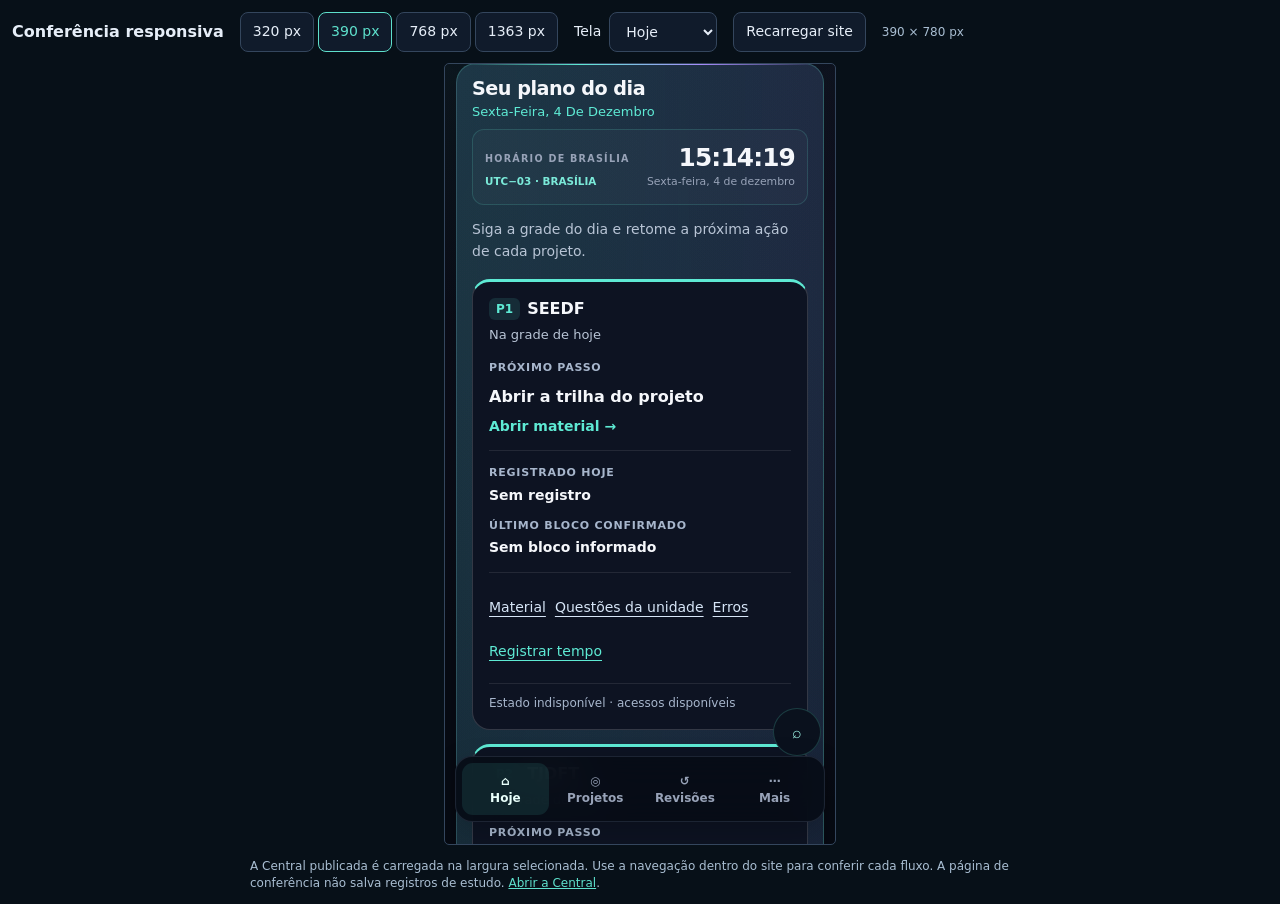
<file: docs/qa-responsive.html>
<!doctype html>
<html lang="pt-BR">
<head>
  <meta charset="utf-8">
  <meta name="viewport" content="width=device-width, initial-scale=1">
  <meta name="robots" content="noindex,nofollow">
  <title>Conferência responsiva — Central de Estudos</title>
  <style>
    *{box-sizing:border-box}body{margin:0;padding:12px;background:#071018;color:#e6eef8;font:14px/1.4 system-ui,sans-serif}
    header{display:flex;flex-wrap:wrap;align-items:center;gap:8px 16px;margin:0 0 12px}h1{font-size:16px;margin:0}
    .widths{display:flex;gap:4px}button,select{min-height:40px;background:#101b2b;color:inherit;border:1px solid #34465d;border-radius:8px;padding:7px 12px;font:inherit}
    button{cursor:pointer}button[aria-pressed="true"]{border-color:#5ee0cc;color:#5ee0cc}button:focus-visible,select:focus-visible{outline:3px solid #5ee0cc;outline-offset:2px}
    label{display:flex;align-items:center;gap:8px}output{color:#a9bed2;font-size:12px}.preview{width:390px;margin:0 auto}
    iframe{display:block;width:100%;height:780px;border:0;outline:1px solid #34465d;border-radius:4px;background:#091018}
    .note{margin:14px auto 0;max-width:780px;color:#a9bed2;font-size:12px}.note a{color:#5ee0cc}
  </style>
</head>
<body>
  <header>
    <h1>Conferência responsiva</h1>
    <div class="widths" role="group" aria-label="Largura do site">
      <button type="button" data-width="320" aria-pressed="false">320 px</button>
      <button type="button" data-width="390" aria-pressed="true">390 px</button>
      <button type="button" data-width="768" aria-pressed="false">768 px</button>
      <button type="button" data-width="1363" aria-pressed="false">1363 px</button>
    </div>
    <label>Tela
      <select id="screen">
        <option value="today">Hoje</option><option value="projects">Projetos</option><option value="reviews">Revisões</option><option value="more">Mais</option><option value="mentor">Mentor</option>
      </select>
    </label>
    <button id="reload" type="button">Recarregar site</button>
    <output id="size" aria-live="polite">390 × 780 px</output>
  </header>
  <main class="preview" id="preview">
    <iframe id="central-frame" title="Central de Estudos — site publicado" src="../index.html#agora"></iframe>
  </main>
  <p class="note">A Central publicada é carregada na largura selecionada. Use a navegação dentro do site para conferir cada fluxo. A página de conferência não salva registros de estudo. <a href="../#agora">Abrir a Central</a>.</p>
  <script>
    (() => {
      "use strict";
      const frame=document.getElementById("central-frame"),preview=document.getElementById("preview"),size=document.getElementById("size"),screen=document.getElementById("screen");
      const routes={today:"../index.html#agora",projects:"../index.html#projetos",reviews:"../index.html#revisoes",more:"../index.html#mais",mentor:"../mentor/"};
      function measure(){try{size.textContent=`${frame.contentDocument.documentElement.clientWidth} × ${frame.clientHeight} px`;}catch{size.textContent="Destino externo aberto no quadro";}}
      for(const button of document.querySelectorAll("[data-width]"))button.addEventListener("click",()=>{
        const width=Number(button.dataset.width);if(![320,390,768,1363].includes(width))return;
        preview.style.width=width+"px";for(const item of document.querySelectorAll("[data-width]"))item.setAttribute("aria-pressed",String(item===button));requestAnimationFrame(measure);
      });
      frame.addEventListener("load",measure);
      screen.addEventListener("change",()=>{frame.src=routes[screen.value]||routes.today;});
      document.getElementById("reload").addEventListener("click",()=>{frame.src=routes[screen.value]||routes.today;});
    })();
  </script>
</body>
</html>
</file>
<file: css/app.css>
:root{color-scheme:dark;--bg:#070b14;--surface:#0d1322;--surface-2:#121a2c;--surface-3:#151f34;--border:rgba(255,255,255,.09);--border-strong:rgba(255,255,255,.16);--text:#f5f7fb;--muted:#98a3b8;--accent:#5eead4;--accent-soft:rgba(94,234,212,.12);--success:#68d391;--warning:#f6c85f;--danger:#f08a8a;--shadow:0 18px 45px rgba(0,0,0,.24);--radius-xl:24px;--radius-lg:18px;font-family:Inter,ui-sans-serif,system-ui,-apple-system,BlinkMacSystemFont,"Segoe UI",sans-serif;}*{box-sizing:border-box;}html{background:var(--bg);}body{margin:0;min-height:100vh;color:var(--text);background:radial-gradient(circle at 8% 0%,rgba(94,234,212,.1),transparent 34rem),radial-gradient(circle at 92% 12%,rgba(167,139,250,.08),transparent 30rem),var(--bg);}a{color:inherit;}button,a{-webkit-tap-highlight-color:transparent;}button{font:inherit;}:focus-visible{outline:3px solid rgba(143,184,255,.95);outline-offset:3px;}.skip-link{position:absolute;left:12px;top:-100px;background:white;color:black;padding:10px 14px;border-radius:10px;z-index:20;}.skip-link:focus{top:12px;}.shell{width:min(1120px,calc(100% - 28px));margin:0 auto;padding:22px 0 42px;}.topbar{display:flex;align-items:flex-start;justify-content:space-between;gap:16px;margin-bottom:24px;}.topbar h1{margin:2px 0 0;font-size:clamp(1.35rem,5vw,1.8rem);letter-spacing:-.03em;}.topbar-greeting{margin:7px 0 0;color:var(--muted);font-size:.86rem;}.eyebrow{margin:0;color:var(--muted);font-size:.72rem;font-weight:800;letter-spacing:.14em;}.user-pill{display:inline-flex;color:inherit;font:inherit;cursor:pointer;align-items:center;gap:9px;border:1px solid var(--border);background:rgba(255,255,255,.035);border-radius:999px;padding:7px 10px 7px 7px;font-size:.86rem;flex:0 0 auto;}.avatar{display:grid;place-items:center;width:30px;height:30px;border-radius:50%;background:var(--accent-soft);color:#cfe0ff;font-weight:800;}.muted{color:var(--muted);line-height:1.6;}.compact{margin:0;max-width:440px;}.focus-note{margin:12px 0 0;color:#c6d2e6;font-size:.86rem;}.badge,.health{display:inline-flex;align-items:center;gap:8px;min-height:32px;padding:0 11px;border:1px solid var(--border);border-radius:999px;background:rgba(255,255,255,.035);color:#dce4f2;font-size:.8rem;font-weight:700;}.dot{width:8px;height:8px;border-radius:50%;background:currentColor;}.health-online{color:var(--success);}.health-offline{color:var(--danger);}.health-unknown{color:var(--muted);}.health-checking{color:var(--warning);}.button{display:inline-flex;align-items:center;justify-content:center;gap:8px;min-height:48px;border-radius:14px;border:1px solid transparent;padding:0 18px;font-weight:800;text-decoration:none;cursor:pointer;transition:transform .16s ease,border-color .16s ease,background .16s ease,opacity .16s ease;}.button:hover{transform:translateY(-1px);}.button:active{transform:translateY(0);}.button:disabled{cursor:default;opacity:.45;transform:none;}.button-ghost,.button-quiet{background:transparent;border-color:var(--border);color:#cbd6e8;}.button-quiet{min-height:42px;border-color:transparent;color:var(--muted);}.button-ghost:hover{border-color:var(--border-strong);background:rgba(255,255,255,.035);}.is-hidden{display:none !important;}.system-notice{margin-bottom:14px;padding:12px 14px;border:1px solid rgba(246,200,95,.22);border-radius:14px;background:rgba(246,200,95,.06);color:#e8d8a8;font-size:.82rem;line-height:1.5;}.system-notice.is-info{border-color:rgba(119,167,255,.2);background:rgba(119,167,255,.06);color:#cbdaf5;}.system-notice.is-warning{border-color:rgba(246,200,95,.22);background:rgba(246,200,95,.06);color:#e8d8a8;}.technical-summary{margin-top:38px;}.technical-summary .pulse{margin-top:0;}.pulse{display:grid;grid-template-columns:repeat(3,minmax(0,1fr));gap:10px;margin-top:14px;}.pulse-item{min-width:0;padding:14px 12px;border:1px solid var(--border);border-radius:14px;background:rgba(255,255,255,.025);}.pulse-value,.pulse-label{display:block;}.pulse-value{overflow:hidden;color:#e9eef8;font-size:.9rem;font-weight:800;text-overflow:ellipsis;white-space:nowrap;}.pulse-label{margin-top:4px;color:var(--muted);font-size:.67rem;line-height:1.25;}.project-observability{display:flex;flex-direction:column;gap:7px;margin-top:15px;}.repo-freshness{color:var(--muted);font-size:.76rem;line-height:1.35;}.section{margin-top:30px;}.section-heading{display:flex;flex-direction:column;gap:10px;margin-bottom:16px;}.section h2{margin:5px 0 0;font-size:1.45rem;letter-spacing:-.035em;}.projects-grid{display:grid;grid-template-columns:1fr;gap:13px;}.project-card{--project-accent:var(--accent);position:relative;display:flex;flex-direction:column;min-height:225px;padding:20px;border:1px solid var(--border);border-radius:var(--radius-lg);background:var(--surface);overflow:hidden;transition:transform .18s ease,border-color .18s ease,background .18s ease;}.project-card:hover{transform:translateY(-2px);border-color:var(--border-strong);background:#10182a;}.project-card::before{content:"";position:absolute;inset:0 auto auto 0;width:100%;height:2px;background:linear-gradient(90deg,var(--project-accent),transparent 78%);opacity:.95;}.project-card.is-last{border-color:rgba(255,255,255,.14);}.project-card.is-focus{border-color:color-mix(in srgb,var(--project-accent) 38%,transparent);box-shadow:inset 0 0 0 1px color-mix(in srgb,var(--project-accent) 12%,transparent);}.project-tcego{--project-accent:#6ea8ff;}.project-seedf{--project-accent:#75d8a3;}.project-tjdft{--project-accent:#b996ff;}.project-top{display:flex;align-items:center;justify-content:space-between;gap:10px;}.project-top-right{display:flex;align-items:center;gap:7px;}.project-icon{font-size:1.5rem;line-height:1;}.project-status{font-size:.72rem;color:var(--muted);text-transform:uppercase;letter-spacing:.08em;font-weight:800;}.project-card h3{margin:24px 0 5px;font-size:1.55rem;letter-spacing:-.04em;}.project-card p{margin:0;}.project-phase{margin-top:14px !important;color:#dbe3f2;font-size:.86rem;}.project-actions{display:flex;align-items:center;justify-content:space-between;gap:12px;margin-top:auto;padding-top:24px;}.project-link{font-weight:800;text-decoration:none;}.project-link:hover{text-decoration:underline;}.focus-toggle{min-height:34px;border:1px solid var(--border);border-radius:999px;background:transparent;color:#c6d2e6;padding:0 11px;font-size:.72rem;font-weight:800;cursor:pointer;}.focus-toggle:hover:not(:disabled){border-color:var(--border-strong);background:rgba(255,255,255,.035);}.focus-toggle:disabled{cursor:default;color:var(--project-accent);border-color:color-mix(in srgb,var(--project-accent) 24%,transparent);background:color-mix(in srgb,var(--project-accent) 7%,transparent);}.mini-health{display:inline-flex;align-items:center;gap:7px;color:var(--muted);font-size:.78rem;white-space:nowrap;}.mini-health.online{color:var(--success);}.mini-health.offline{color:var(--danger);}.mini-health.unknown{color:var(--muted);}footer{display:flex;flex-wrap:wrap;justify-content:center;gap:8px;margin-top:34px;color:var(--muted);font-size:.78rem;}.noscript{width:min(1120px,calc(100% - 28px));margin:20px auto;padding:16px;border:1px solid var(--border);border-radius:14px;background:var(--surface);color:var(--muted);}@media (min-width:720px){.shell{padding-top:34px;}.pulse{gap:12px;}.pulse-item{padding:16px;}.projects-grid{grid-template-columns:repeat(3,1fr);}.section-heading{flex-direction:row;justify-content:space-between;align-items:end;}}@media (max-width:419px){.pulse{grid-template-columns:1fr 1fr;}.pulse-item:first-child{grid-column:1 / -1;}.user-pill>span:last-child{display:none;}.user-pill{padding-right:7px;}.project-actions{align-items:flex-start;flex-direction:column;}}@media (prefers-reduced-motion:reduce){*,*::before,*::after{scroll-behavior:auto !important;transition:none !important;animation:none !important;}}.observability-row{display:flex;align-items:flex-start;gap:8px;min-width:0;}.observability-icon{flex:0 0 auto;width:16px;color:var(--muted);font-size:.72rem;line-height:1.45;text-align:center;}.observability-copy{min-width:0;}.observability-label{display:block;color:#dce4f2;font-size:.76rem;font-weight:750;line-height:1.35;}.observability-meta{display:block;margin-top:2px;color:var(--muted);font-size:.69rem;line-height:1.35;}.observability-label.is-success{color:var(--success);}.observability-label.is-warning{color:var(--warning);}.observability-label.is-danger{color:var(--danger);}.observability-label.is-muted{color:var(--muted);}.technical-explainer{margin-top:14px;padding:14px 16px;border:1px solid var(--border);border-radius:14px;background:rgba(255,255,255,.018);}.source-note{margin:0 0 9px;color:var(--muted);font-size:.72rem;line-height:1.45;}.technical-explainer details{color:var(--muted);font-size:.76rem;}.technical-explainer summary{color:#cbd6e8;cursor:pointer;font-weight:750;}.technical-help{padding-top:8px;}.technical-help p{margin:7px 0 0;line-height:1.55;}.technical-help code{color:#d9e5f7;}.project-card,.observability-copy,.activity-copy,.technical-help,.source-note,.muted{overflow-wrap:anywhere;}.technical-explainer summary{min-height:44px;display:flex;align-items:center;}@media (pointer: coarse){.focus-toggle,.button-quiet{min-height:44px;}}@media (max-width: 360px){.shell,.noscript{width:min(100% - 20px,1120px);}.project-card{padding-left:16px;padding-right:16px;}.topbar{gap:10px;}.project-actions,.project-link,.focus-toggle{max-width:100%;}}@media (forced-colors: active){.project-card,.pulse-item,.technical-explainer{border:1px solid CanvasText;}.project-card::before{background:CanvasText;}}
</file>
<file: css/catalog-v4.css>
.catalog-toolbar,.catalog-hint{display:none}.catalog-enabled .catalog-toolbar{display:grid;grid-template-columns:minmax(0,1fr) minmax(150px,220px) auto;gap:12px;align-items:end;margin:18px 0 8px}.catalog-enabled .catalog-hint{display:block;margin:0 0 14px;color:var(--muted,#9ca8ba);font-size:.78rem}.catalog-field{display:grid;gap:6px;font-size:.78rem;color:var(--muted,#9ca8ba)}.catalog-field input,.catalog-field select{width:100%;min-height:44px;border:1px solid rgba(255,255,255,.12);border-radius:12px;background:rgba(255,255,255,.045);color:inherit;padding:10px 12px;font:inherit}.catalog-field input:focus-visible,.catalog-field select:focus-visible,.favorite-toggle:focus-visible{outline:2px solid currentColor;outline-offset:2px}.catalog-count{min-height:44px;display:flex;align-items:center;white-space:nowrap;color:var(--muted,#9ca8ba);font-size:.82rem}.catalog-empty{margin:14px 0 0;padding:16px;border:1px dashed rgba(255,255,255,.12);border-radius:12px;color:var(--muted,#9ca8ba);font-size:.84rem;text-align:center}.favorite-toggle{margin-left:auto;display:inline-grid;place-items:center;width:40px;height:40px;border:1px solid rgba(255,255,255,.12);border-radius:12px;background:transparent;color:inherit;font-size:1.2rem;cursor:pointer;touch-action:manipulation}.favorite-toggle[aria-pressed="true"]{background:rgba(255,255,255,.08)}.project-card[hidden]{display:none!important}@media(max-width:680px){.catalog-enabled .catalog-toolbar{grid-template-columns:1fr}.catalog-count{min-height:auto}.catalog-enabled .catalog-hint{font-size:.74rem}.favorite-toggle{width:44px;height:44px}}@media(prefers-reduced-motion:reduce){.favorite-toggle{transition:none}}
</file>
<file: css/personalization-v5.css>
.preferences-panel{display:none;margin-top:30px;border:1px solid var(--border);border-radius:var(--radius-lg);background:var(--surface-2);overflow:hidden}.preferences-enabled .preferences-panel{display:block}.preferences-panel summary{display:flex;align-items:center;justify-content:space-between;gap:14px;min-height:58px;padding:14px 18px;cursor:pointer;list-style:none}.preferences-panel summary::-webkit-details-marker{display:none}.preferences-panel summary>span:first-child{display:grid;gap:4px}.preferences-panel summary strong{font-size:.98rem}.preferences-local-badge{flex:0 0 auto;padding:6px 9px;border:1px solid var(--border);border-radius:999px;color:var(--muted);font-size:.7rem;font-weight:750}.preferences-body{padding:0 18px 18px;border-top:1px solid var(--border)}.preferences-intro{margin:16px 0;color:var(--muted);font-size:.82rem;line-height:1.55}.preferences-grid{display:grid;gap:14px}.preferences-field{display:grid;gap:7px;color:var(--muted);font-size:.78rem}.preferences-field select{width:100%;min-height:44px;border:1px solid var(--border-strong);border-radius:12px;background:rgba(255,255,255,.045);color:var(--text);padding:9px 11px;font:inherit}.preferences-toggle{display:flex;align-items:flex-start;gap:11px;padding:12px;border:1px solid var(--border);border-radius:12px;background:rgba(255,255,255,.02);cursor:pointer}.preferences-toggle input{flex:0 0 auto;width:20px;height:20px;margin:1px 0 0}.preferences-toggle span{display:grid;gap:3px}.preferences-toggle strong{font-size:.84rem;color:var(--text)}.preferences-toggle small{color:var(--muted);font-size:.72rem;line-height:1.4}.preferences-order{display:grid;gap:12px;margin-top:18px;padding-top:18px;border-top:1px solid var(--border)}.preferences-order h3{margin:0;font-size:.95rem}.preferences-order p{margin:5px 0 0;color:var(--muted);font-size:.74rem;line-height:1.45}.preferences-order-list{display:grid;gap:8px}.preference-order-item{display:flex;align-items:center;gap:10px;padding:9px 10px;border:1px solid var(--border);border-radius:12px;background:rgba(255,255,255,.02)}.preference-order-name{min-width:0;flex:1;font-size:.82rem;font-weight:750;overflow:hidden;text-overflow:ellipsis;white-space:nowrap}.preference-order-actions{display:flex;gap:6px}.preference-order-button{display:inline-grid;place-items:center;width:40px;height:40px;border:1px solid var(--border);border-radius:10px;background:transparent;color:var(--text);font:inherit;font-weight:800;cursor:pointer;touch-action:manipulation}.preference-order-button:disabled{opacity:.35;cursor:default}.preferences-footer{display:flex;flex-direction:column;gap:10px;margin-top:18px;padding-top:18px;border-top:1px solid var(--border)}.preferences-status{margin:0;color:var(--muted);font-size:.74rem;line-height:1.45}.preferences-field select:focus-visible,.preferences-toggle:focus-within,.preference-order-button:focus-visible{outline:2px solid currentColor;outline-offset:2px}html.density-compact .section{margin-top:22px}html.density-compact .project-card{min-height:190px;padding:16px}html.density-compact .project-card h3{margin-top:18px}html.density-compact .project-actions{padding-top:18px}html.density-compact .project-observability{margin-top:11px;gap:5px}html.technical-cards-hidden .project-observability{display:none}@media(min-width:720px){.preferences-grid{grid-template-columns:minmax(180px,240px) minmax(0,1fr);align-items:end}.preferences-order{grid-template-columns:minmax(180px,240px) minmax(0,1fr);align-items:start}.preferences-footer{flex-direction:row;align-items:center;justify-content:space-between}}@media(max-width:480px){.preferences-panel summary{align-items:flex-start}.preferences-local-badge{white-space:nowrap}.preference-order-button{width:44px;height:44px}}@media(prefers-reduced-motion:reduce){.preferences-panel *{scroll-behavior:auto!important;transition:none!important}}
</file>
<file: css/timeline-v8.css>
.activity-panel[hidden]{display:none!important}.activity-grid{display:grid;grid-template-columns:1fr;gap:13px}.activity-card{padding:18px;border:1px solid var(--border);border-radius:var(--radius-lg);background:var(--surface)}.activity-card-heading{display:flex;align-items:flex-start;justify-content:space-between;gap:12px;margin-bottom:14px}.activity-card h3{margin:5px 0 0;font-size:1rem;letter-spacing:-.02em}.activity-source{flex:0 0 auto;padding:5px 8px;border:1px solid var(--border);border-radius:999px;color:var(--muted);font-size:.66rem;font-weight:750}.activity-list{display:grid;gap:8px}.activity-item{display:grid;grid-template-columns:auto minmax(0,1fr);gap:10px;padding:10px 0;border-top:1px solid var(--border)}.activity-item:first-child{border-top:0;padding-top:0}.activity-marker{display:grid;place-items:center;width:28px;height:28px;border:1px solid var(--border);border-radius:50%;color:#c8d5e8;font-size:.72rem;font-weight:800}.activity-copy{min-width:0}.activity-title{display:block;color:#e6edf8;font-size:.82rem;font-weight:800;line-height:1.35}.activity-meta{display:block;margin-top:3px;color:var(--muted);font-size:.7rem;line-height:1.45}.activity-diagnostic{display:block;margin-top:5px;color:#b9c5d8;font-size:.72rem;line-height:1.5}.activity-empty{margin:0;color:var(--muted);font-size:.78rem;line-height:1.5}.activity-footnote{margin:12px 0 0;color:var(--muted);font-size:.7rem;line-height:1.55}@media(min-width:760px){.activity-grid{grid-template-columns:1fr 1fr}.activity-card{padding:20px}}
</file>
<file: css/pro-v11.css>
.pro-nav{position:sticky;top:10px;z-index:15;display:grid;grid-template-columns:repeat(5,minmax(0,1fr));gap:5px;margin:0 0 18px;padding:5px;border:1px solid var(--border);border-radius:17px;background:rgba(5,9,17,.88);backdrop-filter:blur(16px)}.pro-nav-link{display:flex;align-items:center;justify-content:center;gap:6px;min-height:44px;padding:0 8px;border-radius:11px;color:var(--muted);text-decoration:none;font-size:.76rem;font-weight:800}.pro-nav-link:hover,.pro-nav-link.is-active{background:rgba(94,234,212,.1);color:#e9fffb}.workspace-panel{margin-top:12px}.command-center{position:relative;overflow:hidden;padding:22px;border:1px solid rgba(94,234,212,.17);border-radius:27px;background:radial-gradient(circle at 0 0,rgba(94,234,212,.1),transparent 30rem),radial-gradient(circle at 100% 0,rgba(167,139,250,.08),transparent 26rem),#0b1322;box-shadow:0 26px 64px rgba(0,0,0,.27)}.command-center:before{content:"";position:absolute;inset:0 0 auto;height:1px;background:linear-gradient(90deg,transparent,#5eead4,#a78bfa,transparent)}.presence-v21{display:grid;grid-template-columns:minmax(0,1.35fr) minmax(210px,.65fr);gap:15px;padding-bottom:17px;border-bottom:1px solid var(--border)}.command-main{display:flex;flex-direction:column;justify-content:center;min-width:0}.command-status,.command-actions,.command-resume-actions,.command-shortcuts{display:flex;flex-wrap:wrap;gap:8px}.command-status{margin-bottom:16px}.command-chip{display:inline-flex;align-items:center;gap:7px;min-height:29px;padding:0 9px;border:1px solid var(--border);border-radius:999px;background:#ffffff08;color:#c9d5e6;font-size:.67rem;font-weight:850}.command-chip-live,.clock-zone{color:#7bead9}.live-dot{width:8px;height:8px;border-radius:50%;background:#5eead4}.command-center h2{max-width:680px;margin:6px 0 0;font-size:clamp(2.4rem,7vw,5rem);font-weight:520;line-height:.95;letter-spacing:-.06em}.command-lead{margin:17px 0 0;color:#a9b6cc;font-size:1.04rem}.command-actions{margin-top:20px}.command-primary,.command-secondary,.command-resume-action{display:inline-flex;align-items:center;justify-content:center;border:1px solid var(--border);border-radius:13px;text-decoration:none;font-size:.77rem;font-weight:850}.command-primary,.command-secondary{min-height:49px;padding:0 16px}.command-primary{border-color:#5eead466;background:#5eead4;color:#06100f}.command-secondary{background:#ffffff08;color:#edf4ff}.presence-clock{display:flex;flex-direction:column;justify-content:flex-end;padding:16px;border:1px solid #5eead42b;border-radius:18px;background:#03070f75}.pro-now-kicker{color:var(--muted);font-size:.64rem;font-weight:850;letter-spacing:.12em}.clock-zone{margin-top:7px;font-size:.72rem;font-weight:850}#brasilia-time{margin-top:17px;font-size:clamp(3rem,8vw,4.7rem);font-weight:650;line-height:.88;letter-spacing:-.06em;font-variant-numeric:tabular-nums}#brasilia-date{min-height:0;margin-top:9px;color:var(--muted);font-size:.75rem}.command-metrics{display:grid;grid-template-columns:repeat(3,minmax(0,1fr));gap:8px;margin-top:12px}.command-metric{min-width:0;padding:13px;border:1px solid var(--border);border-radius:14px;background:#ffffff06}.command-metric>span:first-child{color:var(--muted);font-size:.61rem;font-weight:850;letter-spacing:.12em}.command-metric>strong{display:flex;align-items:center;gap:6px;margin-top:6px;font-size:.86rem;overflow-wrap:anywhere}.command-metric>small{display:block;margin-top:4px;color:var(--muted);font-size:.66rem;line-height:1.35}.command-metric .health{padding:0;border:0;background:0;min-height:0}.command-next{margin-top:12px;padding:13px 15px;border-left:3px solid #a78bfa;background:linear-gradient(90deg,#a78bfa1c,transparent);color:#d8ccff;font-size:.79rem;font-weight:760}.command-resume{display:flex;align-items:center;justify-content:space-between;gap:13px;margin-top:12px;padding:14px 15px;border:1px solid var(--border);border-radius:15px;background:#02060e4d}.command-resume>div:first-child{display:grid;gap:3px;min-width:0}.command-resume strong{font-size:.88rem}.command-resume #pro-now-resume-meta{color:var(--muted);font-size:.68rem}.command-resume-action{min-height:37px;padding:0 10px;color:#dce7f5}.command-shortcuts{margin-top:9px}.command-shortcuts a{padding:6px 8px;color:#94a2b7;text-decoration:none;font-size:.67rem;font-weight:800}#agora,#projetos,#workspace,#activity-panel,#diagnostico{scroll-margin-top:84px}.workspace-tabs{display:flex;gap:6px;flex-wrap:wrap}.workspace-tab{min-height:40px;padding:0 9px;border:1px solid var(--border);border-radius:999px;background:0;color:var(--muted);font:inherit;font-size:.69rem;font-weight:800}.workspace-tab.is-active{background:#5eead417;color:var(--text)}.workspace-list{display:grid;gap:9px}.workspace-card,.workspace-portability{padding:13px;border:1px solid var(--border);border-radius:13px;background:#ffffff05}.workspace-portability{display:grid;gap:8px;margin-top:12px}.command-open{position:fixed;right:18px;bottom:18px;z-index:29;width:48px;height:48px;border:1px solid #5eead433;border-radius:50%;background:#0a111d;color:#9ef4e6;font:inherit}.command-dialog{width:min(92vw,620px);padding:0;border:1px solid var(--border);border-radius:17px;background:#0b111d;color:var(--text)}.command-dialog::backdrop{background:#02050ab8}.command-box{padding:13px}.command-head{display:flex;justify-content:space-between;align-items:center}.command-close{width:36px;height:36px;border:0;background:0;color:var(--muted)}.command-search{width:100%;min-height:45px;padding:0 11px;border:1px solid var(--border);border-radius:11px;background:#ffffff0a;color:var(--text)}.command-results{display:grid;gap:4px;max-height:52vh;margin-top:8px;overflow:auto}.command-result{display:grid;grid-template-columns:1fr auto;gap:8px;padding:9px;border:0;border-radius:9px;background:0;color:var(--text);text-align:left}.command-result[aria-selected="true"],.command-result:hover{background:#5eead412}.command-help{text-align:center}@media(min-width:720px){.workspace-list{grid-template-columns:repeat(3,minmax(0,1fr))}.workspace-portability{grid-template-columns:1fr auto}}@media(max-width:719px){body{padding-bottom:88px}.pro-nav{position:fixed;left:10px;right:10px;bottom:10px;top:auto;margin:0;z-index:30}.pro-nav-link{flex-direction:column;gap:2px;min-width:0;min-height:52px;padding:4px;font-size:.6rem}.command-center{padding:16px;border-radius:22px}.presence-v21{grid-template-columns:1fr}.command-center h2{font-size:clamp(2.45rem,13vw,4rem)}.presence-clock{min-height:185px}.command-metrics{grid-template-columns:1fr 1fr}.command-metric:first-child{grid-column:1/-1}.command-resume{align-items:flex-start;flex-direction:column}.command-actions>a{flex:1 1 140px}.command-open{right:14px;bottom:82px}.command-dialog{width:calc(100vw - 20px);max-height:76vh;overflow:auto}#agora,#retomada,#projetos,#inbox,#activity-panel,#evolucao{scroll-margin-top:18px}.command-results{max-height:none;overflow:visible}}@media(max-width:360px){.command-metrics{grid-template-columns:1fr}.command-metric:first-child{grid-column:auto}.command-primary,.command-secondary{width:100%}}@media(pointer:coarse){.command-result,.command-resume-action{min-height:46px}}
</file>
<file: css/operational-v13.css>
.pro-now-operational{display:block;margin-top:2px;color:#e7eefb;font-size:.78rem;line-height:1.45;font-weight:750}.pro-now-operational[data-kind="planned"]{color:var(--warning)}.pro-now-operational[data-stale="true"]{color:var(--muted)}.operational-panel,.routing-panel{margin-top:18px}.operational-grid,.routing-list{display:grid;grid-template-columns:1fr;gap:10px}.operational-card,.routing-card{min-width:0;padding:15px;border:1px solid var(--border);border-radius:14px;background:rgba(255,255,255,.022)}.operational-card[data-focus="true"]{border-color:rgba(119,167,255,.28);background:linear-gradient(135deg,rgba(119,167,255,.08),transparent 68%),rgba(255,255,255,.022)}.operational-head,.routing-card-head,.operational-footer{display:flex;align-items:flex-start;justify-content:space-between;gap:10px}.operational-name,.routing-card h3{margin:0;font-size:.94rem;letter-spacing:-.02em}.operational-badge,.routing-tag{flex:0 0 auto;padding:4px 7px;border:1px solid var(--border);border-radius:999px;color:var(--muted);font-size:.62rem;font-weight:850}.operational-badge{text-transform:uppercase;letter-spacing:.06em}.operational-badge.is-operational{color:var(--success);border-color:rgba(140,225,177,.22)}.operational-badge.is-planned{color:var(--warning);border-color:rgba(240,198,116,.22)}.operational-badge.is-stale{color:var(--muted)}.operational-context,.routing-meta{margin:8px 0 0;color:var(--muted);font-size:.7rem;line-height:1.45;overflow-wrap:anywhere}.operational-action,.routing-operational{margin:8px 0 0;color:var(--text);font-size:.81rem;line-height:1.45;font-weight:800;overflow-wrap:anywhere}.operational-alerts{display:grid;gap:5px;margin-top:9px}.operational-alert,.routing-alert{margin:7px 0 0;padding:7px 9px;border-radius:9px;background:rgba(240,198,116,.06);color:var(--muted);font-size:.68rem;line-height:1.4;overflow-wrap:anywhere}.operational-footer{align-items:center;margin-top:12px}.operational-source{color:var(--muted);font-size:.65rem}.operational-link,.routing-open{color:#d9e6fb;font-size:.72rem;font-weight:800;text-decoration:none}.operational-link:hover,.routing-open:hover{text-decoration:underline}.routing-lenses{display:flex;flex-wrap:wrap;gap:7px;margin:0 0 10px}.routing-lens{min-height:40px;padding:0 11px;border:1px solid var(--border);border-radius:999px;background:transparent;color:var(--muted);font:inherit;font-size:.72rem;font-weight:800;cursor:pointer}.routing-lens:hover,.routing-lens.is-active{color:var(--text);background:rgba(255,255,255,.055)}.routing-lens.is-active{border-color:rgba(119,167,255,.3)}.routing-explanation{margin:0 0 12px;color:var(--muted);font-size:.72rem;line-height:1.5}.routing-why{margin-top:9px;color:var(--muted);font-size:.67rem}.routing-why summary{width:max-content;max-width:100%;cursor:pointer;color:#c9d6e9;font-weight:750}.routing-why p{margin:6px 0 0;line-height:1.45;overflow-wrap:anywhere}.routing-open{display:inline-block;margin-top:10px}.routing-empty{margin:0;padding:12px;border:1px dashed var(--border);border-radius:11px;color:var(--muted);font-size:.72rem;line-height:1.45}@media(min-width:720px){.operational-grid,.routing-list{grid-template-columns:repeat(3,minmax(0,1fr))}}@media(pointer:coarse){.routing-lens{min-height:44px}}.operational-link[type=button]{padding:0;border:0;background:none;cursor:pointer}
.adaptive-mentor{margin:0 0 14px;padding:16px;border:1px solid rgba(119,167,255,.24);border-radius:16px;background:linear-gradient(145deg,rgba(119,167,255,.08),rgba(255,255,255,.018))}.adaptive-head{display:flex;align-items:flex-start;justify-content:space-between;gap:12px}.adaptive-copy h3{margin:2px 0 5px;font-size:1.08rem}.adaptive-message{margin:0;color:var(--muted);font-size:.76rem;line-height:1.5}.adaptive-badge{flex:0 0 auto;padding:5px 8px;border:1px solid rgba(140,225,177,.24);border-radius:999px;color:var(--success);font-size:.62rem;font-weight:850}.adaptive-kpis{display:grid;grid-template-columns:repeat(4,minmax(0,1fr));gap:7px;margin-top:12px}.adaptive-kpi{min-width:0;padding:9px;border:1px solid var(--border);border-radius:11px;background:rgba(0,0,0,.12)}.adaptive-kpi span{display:block;color:var(--muted);font-size:.58rem;font-weight:800;text-transform:uppercase;letter-spacing:.05em}.adaptive-kpi strong{display:block;margin-top:4px;font-size:.78rem;overflow-wrap:anywhere}.adaptive-action{display:inline-block;margin-top:12px;color:#e7eefb;font-size:.74rem;font-weight:850;text-decoration:none}.adaptive-action:hover{text-decoration:underline}.adaptive-why{margin-top:10px;color:var(--muted);font-size:.68rem}.adaptive-why summary{cursor:pointer;color:#d9e6fb;font-weight:800}.adaptive-why-body p{margin:6px 0 0;line-height:1.45}.adaptive-limit{color:var(--warning)}.adaptive-balance-title{margin:13px 0 6px;color:var(--muted);font-size:.62rem;font-weight:850;text-transform:uppercase;letter-spacing:.05em}.adaptive-balance{display:grid;gap:5px}.adaptive-balance-row{display:flex;justify-content:space-between;gap:10px;padding-top:5px;border-top:1px solid rgba(255,255,255,.05);color:var(--muted);font-size:.66rem}.adaptive-balance-row strong{color:#dce7f6;text-align:right}.adaptive-closeout-note{display:block;margin-top:6px;color:var(--muted);font-size:.66rem;line-height:1.4}@media(max-width:719px){.adaptive-head{display:grid}.adaptive-badge{justify-self:start}.adaptive-kpis{grid-template-columns:repeat(2,minmax(0,1fr))}.adaptive-balance-row{align-items:flex-start}.adaptive-balance-row strong{max-width:58%}}@media(pointer:coarse){.adaptive-action{min-height:44px;display:inline-flex;align-items:center}}

.operational-editorial{margin:11px 0;padding:10px 12px;border:1px solid rgba(94,234,212,.18);border-radius:12px;background:rgba(94,234,212,.045)}.operational-editorial-label{margin:0 0 5px;color:#83e6d8;font-size:.63rem;font-weight:850;letter-spacing:.1em;text-transform:uppercase}.operational-editorial-copy{margin:0;color:#d3e5e1;font-size:.75rem;line-height:1.5;overflow-wrap:anywhere}
</file>
<file: css/workspace-v24.css>
.pro-nav{grid-template-columns:repeat(6,minmax(0,1fr))}.screen-mode main>[data-screen]:not(.is-screen-active){display:none!important}.screen-mode main>[data-screen].is-screen-active{scroll-margin-top:90px}.resume-screen{margin-top:18px}.resume-screen-grid{display:grid;grid-template-columns:repeat(2,minmax(0,1fr));gap:12px}.resume-screen-card{display:grid;align-content:start;gap:10px;min-width:0;padding:18px;border:1px solid var(--border);border-radius:18px;background:linear-gradient(145deg,rgba(94,234,212,.07),rgba(255,255,255,.02))}.resume-screen-card h3{margin:0;font-size:1rem}.resume-screen-card p{margin:0;color:var(--muted);font-size:.82rem;line-height:1.5}.resume-screen-card .command-primary,.resume-screen-card .command-secondary{width:max-content;max-width:100%}.inbox-screen,.evolution-screen{margin-top:18px}.inbox-toolbar{margin:14px 0}.inbox-toolbar .routing-lenses{margin:0}.inbox-note{margin:0;color:var(--muted);font-size:.78rem;line-height:1.5}.saved-views{margin-top:20px;padding-top:18px;border-top:1px solid var(--border)}.saved-views-head{display:flex;align-items:center;justify-content:space-between;gap:12px}.saved-views h3{margin:0;font-size:.95rem}.saved-views-intro{margin:7px 0 12px;color:var(--muted);font-size:.75rem;line-height:1.45}.saved-view-list{display:grid;gap:8px}.saved-view-row{display:grid;grid-template-columns:minmax(0,1fr) auto auto;align-items:center;gap:8px;padding:9px 10px;border:1px solid var(--border);border-radius:12px;background:rgba(255,255,255,.02)}.saved-view-name{overflow:hidden;text-overflow:ellipsis;white-space:nowrap;font-size:.8rem}.saved-view-meta{grid-column:1;grid-row:2;color:var(--muted);font-size:.68rem}.saved-view-row .button{grid-row:1/3;min-height:40px;padding:0 10px}.saved-views-empty{margin:0;color:var(--muted);font-size:.75rem}@media(max-width:719px){.pro-nav{grid-template-columns:repeat(6,minmax(0,1fr))}.pro-nav-link{gap:2px;padding:4px 1px;font-size:.58rem}.resume-screen-grid{grid-template-columns:1fr}.saved-view-row{grid-template-columns:minmax(0,1fr) auto auto;gap:5px}.saved-view-row .button{min-height:44px;padding:0 8px}.screen-mode main>[data-screen].is-screen-active{scroll-margin-top:16px}}@media(max-width:359px){.pro-nav-link{font-size:.52rem}.saved-view-row{grid-template-columns:1fr 1fr}.saved-view-meta{grid-column:1/-1;grid-row:2}.saved-view-row .button{grid-row:3}}
</file>
<file: css/workspace-v26.css>
.schedule-priority-chip:focus-visible,.schedule-item a:focus-visible{outline:2px solid var(--accent);outline-offset:3px;border-radius:4px}
.command-clock #brasilia-time{display:block;width:max-content;max-width:100%;font-size:clamp(2.2rem,8vw,3.35rem);font-variant-numeric:tabular-nums;letter-spacing:-.045em;line-height:1.05;white-space:nowrap}
.weekly-schedule-v26{margin-top:16px;padding:clamp(13px,2.5vw,22px);border:1px solid var(--border);border-radius:20px;background:linear-gradient(145deg,rgba(94,234,212,.055),rgba(167,139,250,.04)),var(--surface)}
.weekly-schedule-v26 .section-heading{margin:0 0 12px}
.weekly-schedule-v26 .section-heading>p{max-width:38ch}
.weekly-priority-strip{display:grid;grid-template-columns:repeat(3,minmax(0,1fr));gap:8px;margin:12px 0}
.schedule-priority-chip{display:flex;align-items:center;justify-content:center;gap:8px;min-width:0;min-height:42px;padding:8px 10px;border:1px solid var(--border);border-radius:13px;background:rgba(255,255,255,.035);color:var(--text);text-decoration:none}
.schedule-priority-chip>span{display:grid;place-items:center;flex:none;width:25px;height:25px;border-radius:8px;background:var(--accent-soft);color:var(--accent);font-size:.68rem;font-weight:850}
.schedule-priority-chip strong{overflow:hidden;text-overflow:ellipsis;white-space:nowrap;font-size:.8rem}
.weekly-routine-summary{margin:0 0 12px;color:var(--muted);font-size:.78rem;line-height:1.45}
.weekly-routine-summary strong{color:var(--text)}
.schedule-pattern-grid{display:grid;grid-template-columns:repeat(2,minmax(0,1fr));gap:9px}
.schedule-pattern-card{display:grid;align-content:start;gap:9px;min-width:0;padding:12px;border:1px solid var(--border);border-radius:15px;background:rgba(7,11,20,.34)}
.schedule-pattern-heading{display:flex;align-items:center;justify-content:space-between;flex-wrap:wrap;gap:5px 8px}
.schedule-pattern-heading h3{margin:0;font-size:.82rem;line-height:1.3}
.schedule-pattern-heading>span{flex:none;padding:3px 7px;border:1px solid var(--border);border-radius:999px;color:var(--accent);font-size:.62rem;font-weight:750;line-height:1.3}
.schedule-items{display:grid;gap:6px;margin:0;padding:0;list-style:none}
.schedule-item{display:grid;grid-template-columns:42px minmax(0,1fr);align-items:start;gap:7px;min-width:0}
.schedule-mark{display:inline-flex;align-items:center;justify-content:center;min-height:22px;padding:2px 5px;border-radius:7px;background:var(--accent-soft);color:var(--accent);font-size:.61rem;font-weight:850;line-height:1.2}
.schedule-mark-track{background:rgba(167,139,250,.13);color:#c8bcff;font-size:.54rem}
.schedule-item-copy{display:flex;align-items:baseline;justify-content:space-between;flex-wrap:wrap;gap:2px 8px;min-width:0;font-size:.75rem;line-height:1.35}
.schedule-item-copy>a,.schedule-item-copy>strong{min-width:0;color:var(--text);font-weight:750;text-decoration:none;overflow-wrap:anywhere}
.schedule-item-copy>a:hover{text-decoration:underline;text-underline-offset:3px}
.schedule-item-copy small{color:var(--muted);font-size:.68rem;line-height:1.35;overflow-wrap:anywhere}
.schedule-pattern-rest{background:rgba(255,255,255,.018)}
.schedule-pattern-rest p{margin:0;color:var(--muted);font-size:.75rem;line-height:1.45}
.weekly-schedule-note{margin:11px 0 0;padding-top:9px;border-top:1px solid var(--border);color:var(--muted);font-size:.69rem;line-height:1.5;overflow-wrap:anywhere}
.weekly-schedule-note strong{color:var(--text)}
@media(max-width:719px){.weekly-schedule-v26{padding:13px}.weekly-schedule-v26 .section-heading{display:grid;gap:4px}.weekly-schedule-v26 .section-heading>p{margin:0;max-width:44ch}.weekly-priority-strip{grid-template-columns:repeat(2,minmax(0,1fr));gap:6px}.schedule-priority-chip{gap:5px;padding:7px 4px}.schedule-priority-chip strong{font-size:.72rem}.schedule-pattern-grid{grid-template-columns:1fr;gap:7px}.schedule-pattern-card{gap:7px;padding:10px 11px}.schedule-items{gap:5px}.weekly-schedule-note{margin-top:9px}}
</file>
<file: css/workspace-v27.css>
.weekly-schedule-v27{margin-top:16px;padding:clamp(13px,2.5vw,22px);border:1px solid var(--border);border-radius:20px;background:linear-gradient(145deg,rgba(94,234,212,.055),rgba(167,139,250,.04)),var(--surface)}
.weekly-schedule-v27 .section-heading{margin:0 0 12px}
.weekly-schedule-v27 .section-heading>p{max-width:34ch}
.schedule-track-banner-v27{display:flex;align-items:center;gap:10px;min-width:0;margin:0 0 12px;padding:10px 12px;border:1px solid rgba(167,139,250,.3);border-radius:13px;background:rgba(167,139,250,.08)}
.schedule-track-banner-v27>.schedule-mark{flex:none}
.schedule-track-copy-v27{display:grid;gap:2px;min-width:0;line-height:1.4}
.schedule-track-copy-v27 strong{color:var(--text);font-size:.78rem}
.schedule-track-copy-v27 small{color:var(--muted);font-size:.68rem;overflow-wrap:anywhere}
.schedule-day-grid{display:grid;grid-template-columns:repeat(3,minmax(0,1fr));gap:9px}
.schedule-day-card{display:grid;align-content:start;gap:8px;min-width:0;padding:11px;border:1px solid var(--border);border-radius:14px;background:rgba(7,11,20,.34)}
.schedule-day-heading{display:flex;align-items:center;justify-content:space-between;flex-wrap:wrap;gap:5px 8px;min-width:0}
.schedule-day-heading h3{margin:0;color:var(--text);font-size:.82rem;line-height:1.3}
.schedule-day-card.is-today{border-color:var(--accent)}
.schedule-day-card.is-today .schedule-day-heading h3:after{content:"HOJE";margin-left:6px;color:var(--accent);font-size:.64em;font-weight:850}
.schedule-day-heading>span{flex:none;padding:3px 7px;border:1px solid var(--border);border-radius:999px;color:var(--accent);font-size:.61rem;font-weight:750;line-height:1.3}
.schedule-day-card .schedule-items{gap:5px}
.schedule-day-card .schedule-item{grid-template-columns:44px minmax(0,1fr);gap:6px}
.schedule-day-card .schedule-item-copy{font-size:.73rem}
.schedule-day-card .schedule-item-copy small{font-size:.66rem}
.schedule-day-rest-v27{background:rgba(255,255,255,.018)}
.schedule-day-rest-v27 p{margin:0;color:var(--muted);font-size:.74rem;line-height:1.45}
.weekly-schedule-v27 .weekly-schedule-note{margin-top:11px}
@media(max-width:979px){.schedule-day-grid{grid-template-columns:repeat(2,minmax(0,1fr))}}
@media(max-width:719px){
  .weekly-schedule-v27{padding:13px}
  .weekly-schedule-v27 .section-heading{display:grid;gap:4px}
  .weekly-schedule-v27 .section-heading>p{margin:0;max-width:44ch}
  .schedule-track-banner-v27{align-items:flex-start;margin-bottom:10px;padding:9px 10px}
  .schedule-day-grid{grid-template-columns:1fr;gap:6px}
  .schedule-day-card{grid-template-columns:minmax(82px,.34fr) minmax(0,1fr);align-items:start;gap:6px 9px;min-width:0;padding:8px 9px}
  .schedule-day-heading{display:grid;align-content:start;justify-content:start;gap:4px}
  .schedule-day-heading h3{font-size:.76rem}
  .schedule-day-heading>span{display:none}
  .schedule-day-rest-v27 .schedule-day-heading>span{display:inline-flex}
  .schedule-day-card .schedule-items{gap:3px}
  .schedule-day-card .schedule-item{grid-template-columns:40px minmax(0,1fr);gap:5px}
  .schedule-day-card .schedule-item-copy{display:block;font-size:.69rem;line-height:1.3}
  .schedule-day-card .schedule-item-copy small{display:inline;margin-left:4px;font-size:.61rem;line-height:1.2}
  .schedule-day-rest-v27 p{grid-column:2;font-size:.68rem}
  .weekly-schedule-v27 .weekly-schedule-note{margin-top:8px}
}
@media(max-width:359px){
  .schedule-day-card{grid-template-columns:minmax(74px,.34fr) minmax(0,1fr);gap:6px 7px;padding:8px}
  .schedule-day-card .schedule-item{grid-template-columns:37px minmax(0,1fr);gap:4px}
  .schedule-day-heading h3{font-size:.72rem}
}

.project-prf-adm{--project-accent:#ffb86b}.project-question-tool{--project-accent:#5eead4}.study-tools{margin-top:24px;padding-top:18px;border-top:1px solid var(--border)}.study-tools-grid{display:grid;grid-template-columns:minmax(0,360px);gap:13px;margin-top:12px}
</file>
<file: css/study-log-v1.css>
.study-log{margin:16px 0 22px;padding:clamp(13px,2.5vw,22px);border:1px solid var(--border);border-radius:20px;background:linear-gradient(145deg,rgba(94,234,212,.07),rgba(167,139,250,.045)),var(--surface)}.study-log .section-heading{margin:0 0 12px}.study-log-lead{margin:0 0 12px;color:var(--muted);font-size:.82rem;line-height:1.5}.study-log-form{display:grid;grid-template-columns:repeat(6,minmax(0,1fr));gap:10px;padding:13px;border:1px solid var(--border);border-radius:15px;background:rgba(7,11,20,.32)}.study-log-field{min-width:0}.study-log-date-field,.study-log-project-field,.study-log-trail-field{grid-column:span 2}.study-log-topic-field,.study-log-duration{grid-column:span 3}.study-log-duration{display:grid;grid-template-columns:1fr 1fr;gap:8px}.study-log-confirm{grid-column:span 4;display:flex;align-items:center;gap:8px;min-height:40px;color:var(--text);font-size:.76rem}.study-log-confirm input{width:18px;height:18px;accent-color:var(--accent)}.study-log-save{grid-column:span 2;width:100%;min-height:44px;cursor:pointer}.study-log-notice{min-height:1.4em;margin:8px 2px;color:var(--accent);font-size:.74rem}.study-log-notice[data-type=error]{color:#ff9b9b}.study-log-scorecards{grid-template-columns:repeat(2,minmax(0,1fr));margin:11px 0}.study-log-score{display:grid;gap:4px}.study-log-score strong{color:var(--accent);font-size:1.14rem}.study-log-score small{color:var(--muted);font-size:.68rem}.study-log-today-list{display:grid;gap:3px}.study-log-line{margin:0;font-size:.72rem;line-height:1.45;overflow-wrap:anywhere}.study-log-subtitle{margin:18px 0 8px;font-size:.88rem}.study-log-days,.study-log-projects{display:grid;grid-template-columns:repeat(4,minmax(0,1fr));gap:8px}.study-log-day{display:grid;gap:4px;padding:9px;border:1px solid var(--border);border-radius:11px;background:rgba(7,11,20,.32);font-size:.68rem}.study-log-day span{color:var(--muted)}.study-log-day strong{color:var(--accent)}.study-log-project{min-width:0;min-height:0;padding:11px}.study-log-project h4{margin:0 0 5px;font-size:.76rem}.study-log-project-total{color:var(--accent);font-size:1.1rem}.study-log-project>small,.study-log-empty{margin:0;color:var(--muted);font-size:.68rem}.study-log-groups{display:grid;gap:4px;margin:6px 0 0;padding-left:15px;color:var(--muted);font-size:.68rem;line-height:1.4}.study-log-recent{display:grid;gap:5px}.study-log-entry{display:flex;align-items:center;justify-content:space-between;gap:10px;padding:7px 9px;border:1px solid var(--border);border-radius:9px;background:rgba(7,11,20,.25)}.study-log-entry-copy{min-width:0;font-size:.7rem;line-height:1.4;overflow-wrap:anywhere}.study-log-delete{flex:none;min-height:36px;padding:4px 8px;border:1px solid var(--border);border-radius:8px;background:transparent;color:var(--muted);font:inherit;font-size:.66rem;cursor:pointer}.study-log-backup{display:flex;align-items:center;flex-wrap:wrap;gap:7px;margin-top:12px}.study-log-backup .button{min-height:36px;padding:0 10px;font-size:.7rem;cursor:pointer}.study-log-file-label{position:relative}.study-log-file-label input{position:absolute;width:1px;height:1px;overflow:hidden;clip:rect(0,0,0,0);white-space:nowrap}.study-log-privacy{flex-basis:100%;margin:0;color:var(--muted);font-size:.68rem;line-height:1.45}@media(max-width:979px){.study-log-projects{grid-template-columns:repeat(2,minmax(0,1fr))}}@media(max-width:719px){.study-log{padding:13px}.study-log-form{grid-template-columns:repeat(2,minmax(0,1fr));gap:8px;padding:10px}.study-log-date-field,.study-log-project-field,.study-log-trail-field,.study-log-topic-field,.study-log-duration,.study-log-confirm,.study-log-save{grid-column:span 2}.study-log-scorecards,.study-log-days,.study-log-projects{grid-template-columns:1fr}.study-log-entry{align-items:flex-start}}

.daily-closeout-v1{box-sizing:border-box;margin:18px 0 0;padding:clamp(14px,2.5vw,22px);border:1px solid rgba(94,234,212,.22);border-radius:19px;background:linear-gradient(135deg,rgba(94,234,212,.07),rgba(94,234,212,.015) 60%),var(--surface);color:var(--text)}
.daily-closeout-v1>summary{cursor:pointer;list-style:none}
.daily-closeout-v1>summary::-webkit-details-marker{display:none}
.daily-closeout-v1>summary strong{font-size:1.08rem;line-height:1.3}
#daily-closeout .command-next.closeout-summary{display:grid;gap:12px;min-width:0;margin:14px 0 0;padding:14px;border:1px solid rgba(94,234,212,.18);border-left:3px solid #5eead4;border-radius:15px;background:rgba(7,11,20,.35);box-shadow:none;color:var(--text);font-size:inherit;line-height:1.45}
.closeout-date{margin:0;color:#87e8db;font-size:.9rem;font-weight:750;line-height:1.4}
.closeout-grid{display:grid;grid-template-columns:repeat(3,minmax(0,1fr));gap:9px}
.closeout-item{display:grid;align-content:start;gap:6px;min-width:0;padding:11px;border:1px solid rgba(148,163,184,.16);border-radius:12px;background:rgba(255,255,255,.025)}
.closeout-label{margin:0;color:#aeb9c9;font-size:.66rem;font-weight:850;letter-spacing:.08em;line-height:1.35;text-transform:uppercase}
.closeout-value{min-width:0;margin:0;color:#f4f7fb;font-size:.87rem;font-weight:700;line-height:1.45;overflow-wrap:anywhere}
.closeout-detail{margin:0;color:#aeb9c9;font-size:.74rem;line-height:1.45;overflow-wrap:anywhere}
.closeout-project{color:#8de8dc;text-decoration:underline;text-decoration-color:rgba(141,232,220,.45);text-underline-offset:2px}
.closeout-project:focus-visible,.closeout-footer a:focus-visible{outline:2px solid #5eead4;outline-offset:3px;border-radius:3px}
.closeout-note{margin:0;color:#aeb9c9;font-size:.75rem;line-height:1.45}

.closeout-footer{margin:10px 2px 0;font-size:.78rem;line-height:1.45}
.closeout-footer a{color:#8de8dc;text-underline-offset:3px}
@media(max-width:719px){.daily-closeout-v1{margin-top:14px;padding:13px}#daily-closeout .command-next.closeout-summary{gap:10px;padding:11px}.closeout-grid{grid-template-columns:1fr}.closeout-item{padding:10px}.closeout-value{font-size:.9rem}}
.closeout-footer-label{display:inline-block;margin-right:7px;color:#aeb9c9;font-size:.66rem;font-weight:850;letter-spacing:.08em;text-transform:uppercase}


.home-study-hours{margin:18px 0;padding:clamp(14px,2.6vw,22px);border:1px solid rgba(94,234,212,.24);border-radius:20px;background:linear-gradient(145deg,rgba(94,234,212,.08),rgba(167,139,250,.045)),var(--surface)}
.home-study-hours-head{display:flex;align-items:flex-end;justify-content:space-between;gap:14px;margin-bottom:12px}
.home-study-hours-head h2{margin:2px 0 4px}
.home-study-hours-head p{margin:0;color:var(--muted);font-size:.78rem;line-height:1.45}
.home-study-hours-head>a{flex:none;color:#8de8dc;font-size:.78rem;font-weight:750;text-underline-offset:3px}
.home-study-hours-grid{display:grid;grid-template-columns:1.35fr 1fr 1fr;gap:10px}
.home-study-hours-card{display:grid;gap:5px;min-width:0;padding:14px;border:1px solid rgba(148,163,184,.16);border-radius:14px;background:rgba(7,11,20,.34)}
.home-study-hours-card>span{color:#aeb9c9;font-size:.66rem;font-weight:850;letter-spacing:.08em}
.home-study-hours-card>strong{color:#f4f7fb;font-size:clamp(1.35rem,3vw,2rem);line-height:1.05}
.home-study-hours-card>small{color:var(--muted);font-size:.68rem;line-height:1.4}
.home-study-hours-primary{border-color:rgba(94,234,212,.28);background:linear-gradient(135deg,rgba(94,234,212,.11),rgba(7,11,20,.32))}
.home-study-hours-primary>strong{color:#8de8dc}
.home-study-projects{margin:12px 0 0;color:#d7e1ec;font-size:.78rem;font-weight:700;line-height:1.5}
.home-study-hours-note{margin:5px 0 0;color:var(--muted);font-size:.7rem;line-height:1.45}
@media(max-width:719px){.home-study-hours{margin:14px 0;padding:13px}.home-study-hours-head{align-items:flex-start}.home-study-hours-grid{grid-template-columns:1fr}.home-study-hours-card{padding:12px}.home-study-hours-card>strong{font-size:1.55rem}.home-study-projects{font-size:.74rem}}
</file>
<file: css/study-dashboard-v1.css>
.study-analytics{margin:18px 0;padding:clamp(15px,2.5vw,24px);border:1px solid rgba(94,234,212,.2);border-radius:22px;background:linear-gradient(145deg,rgba(94,234,212,.055),rgba(167,139,250,.035)),var(--surface)}
.study-analytics-head{display:flex;align-items:flex-end;justify-content:space-between;gap:16px;margin-bottom:14px}
.study-analytics-head h2{margin:2px 0 4px;font-size:clamp(1.25rem,2.5vw,1.65rem)}
.study-analytics-head p{margin:0;color:var(--muted);font-size:.78rem;line-height:1.45}
.study-analytics-head a{flex:none;color:#9cebe1;font-size:.78rem;font-weight:800;text-underline-offset:3px}
.study-analytics-actions{display:flex;align-items:center;justify-content:flex-end;gap:9px;flex-wrap:wrap;max-width:390px}
.study-analytics-actions .button{flex:none;min-height:38px}
.manual-refresh-status{flex-basis:100%;color:var(--muted);font-size:.64rem;line-height:1.4;text-align:right}
.manual-refresh-status[data-tone="ok"]{color:#91e9dd}
.manual-refresh-status[data-tone="warn"]{color:#f6cf72}
.manual-refresh-settings .saved-views-head{align-items:flex-start}
.manual-refresh-settings .saved-views-head>div{min-width:0}
.manual-refresh-settings .button{flex:none}
.study-kpis{display:grid;grid-template-columns:1.25fr repeat(3,1fr);gap:10px;margin-bottom:12px}
.study-kpi{display:grid;gap:5px;min-width:0;padding:14px;border:1px solid rgba(148,163,184,.15);border-radius:15px;background:rgba(7,11,20,.34)}
.study-kpi>span{color:#aeb9c9;font-size:.64rem;font-weight:850;letter-spacing:.08em}
.study-kpi>strong{color:#f4f7fb;font-size:clamp(1.3rem,2.6vw,1.9rem);line-height:1.05}
.study-kpi>small{color:var(--muted);font-size:.67rem;line-height:1.4}
.study-kpi-primary{border-color:rgba(94,234,212,.3);background:linear-gradient(135deg,rgba(94,234,212,.11),rgba(7,11,20,.32))}
.study-kpi-primary>strong{color:#93eee2}
.study-dashboard-grid{display:grid;grid-template-columns:1.1fr .9fr;gap:12px}
.study-dashboard-card{min-width:0;padding:15px;border:1px solid rgba(148,163,184,.14);border-radius:16px;background:rgba(7,11,20,.28)}
.study-dashboard-card-head{display:flex;align-items:flex-start;justify-content:space-between;gap:10px;margin-bottom:12px}
.study-dashboard-card-head h3{margin:0;font-size:.92rem}
.study-dashboard-card-head p{margin:3px 0 0;color:var(--muted);font-size:.68rem;line-height:1.4}
.study-dashboard-card-head>span{color:#9cebe1;font-size:.68rem;font-weight:800}
.dashboard-projects{display:grid;gap:12px}
.dashboard-project-row{display:grid;gap:6px}
.dashboard-project-row-head{display:flex;align-items:center;justify-content:space-between;gap:10px;font-size:.76rem}
.dashboard-project-label{min-width:0;overflow:hidden;text-overflow:ellipsis;white-space:nowrap;color:#dce6f2}
.dashboard-project-label b{display:inline-grid;place-items:center;min-width:28px;margin-right:5px;padding:3px 5px;border-radius:7px;background:rgba(94,234,212,.1);color:#92eadd;font-size:.62rem}
.dashboard-project-row strong{font-size:.76rem;color:#f3f7fb}
.dashboard-project-row small{color:var(--muted);font-size:.63rem}
.dashboard-progress{display:block;width:100%;height:9px;border:0;border-radius:999px;overflow:hidden;appearance:none;background:rgba(148,163,184,.12)}
.dashboard-progress::-webkit-progress-bar{background:rgba(148,163,184,.12);border-radius:999px}
.dashboard-progress::-webkit-progress-value{background:linear-gradient(90deg,#5eead4,#8b9cf7);border-radius:999px}
.dashboard-progress::-moz-progress-bar{background:linear-gradient(90deg,#5eead4,#8b9cf7);border-radius:999px}
.dashboard-seven-days{display:grid;grid-template-columns:repeat(7,minmax(0,1fr));gap:7px;min-height:160px;align-items:end}
.dashboard-day{display:grid;grid-template-rows:auto 1fr auto;gap:5px;height:160px;text-align:center}
.dashboard-day-value{color:#b9c5d4;font-size:.58rem;white-space:nowrap}
.dashboard-day-bar-wrap{position:relative;display:grid;place-items:center;min-height:105px;border-radius:9px;background:linear-gradient(180deg,rgba(148,163,184,.025),rgba(148,163,184,.07));overflow:hidden}
.dashboard-day-progress{width:96px;height:16px;border:0;appearance:none;transform:rotate(-90deg);background:rgba(148,163,184,.08)}
.dashboard-day-progress::-webkit-progress-bar{background:rgba(148,163,184,.08);border-radius:999px}
.dashboard-day-progress::-webkit-progress-value{background:linear-gradient(90deg,#5eead4,#8b9cf7);border-radius:999px}
.dashboard-day-progress::-moz-progress-bar{background:linear-gradient(90deg,#5eead4,#8b9cf7);border-radius:999px}
.dashboard-day-label{color:var(--muted);font-size:.62rem;text-transform:uppercase}
.dashboard-composition-values{display:grid;grid-template-columns:1fr 1fr;gap:8px;margin-bottom:10px}
.dashboard-composition-value{padding:10px;border-radius:12px;background:rgba(148,163,184,.055)}
.dashboard-composition-value span{display:block;color:var(--muted);font-size:.63rem}
.dashboard-composition-value strong{display:block;margin-top:4px;font-size:1.05rem}
.dashboard-composition-value small{font-size:.62rem;color:#9cebe1}
.dashboard-composition-progress{display:block;width:100%;height:12px;border:0;border-radius:999px;overflow:hidden;appearance:none;background:#8b9cf7}
.dashboard-composition-progress::-webkit-progress-bar{background:#8b9cf7;border-radius:999px}
.dashboard-composition-progress::-webkit-progress-value{background:#5eead4;border-radius:999px}
.dashboard-composition-progress::-moz-progress-bar{background:#5eead4;border-radius:999px}
.dashboard-composition-legend{display:flex;gap:12px;flex-wrap:wrap;margin-top:8px;color:var(--muted);font-size:.62rem}
.dashboard-composition-legend span:before{content:"";display:inline-block;width:7px;height:7px;margin-right:5px;border-radius:50%;background:#5eead4}
.dashboard-composition-legend span+span:before{background:#8b9cf7}
.dashboard-integrity{display:grid;gap:8px}
.dashboard-source{padding:10px;border:1px solid rgba(148,163,184,.11);border-radius:12px;background:rgba(255,255,255,.018)}
.dashboard-source-head{display:flex;align-items:center;justify-content:space-between;gap:8px}
.dashboard-source-head strong{font-size:.75rem}
.dashboard-source small{display:block;margin-top:4px;color:var(--muted);font-size:.61rem}
.dashboard-source-status{padding:4px 7px;border-radius:999px;font-size:.59rem;font-weight:850}
.dashboard-source-status.ok{background:rgba(94,234,212,.1);color:#91e9dd}
.dashboard-source-status.warn{background:rgba(246,200,95,.1);color:#f6cf72}
.dashboard-source-status.bad{background:rgba(248,113,113,.1);color:#fca5a5}
.dashboard-source-status.idle{background:rgba(148,163,184,.08);color:#aeb9c9}
.study-dashboard-foot{margin:11px 0 0;color:var(--muted);font-size:.64rem;line-height:1.45}
@media(max-width:900px){.study-kpis{grid-template-columns:1fr 1fr}.study-dashboard-grid{grid-template-columns:1fr}}
@media(max-width:560px){.study-analytics{padding:13px;margin:14px 0}.study-analytics-head{align-items:flex-start;flex-direction:column}.study-analytics-actions{width:100%;max-width:none;justify-content:flex-start}.manual-refresh-status{text-align:left}.study-kpis{grid-template-columns:1fr 1fr;gap:8px}.study-kpi{padding:11px}.study-kpi>strong{font-size:1.35rem}.study-dashboard-card{padding:12px}.dashboard-seven-days{gap:4px}.dashboard-day-value{font-size:.52rem}.dashboard-day-label{font-size:.55rem}.dashboard-composition-values{grid-template-columns:1fr}}
@media(max-width:360px){.study-kpis{grid-template-columns:1fr}.dashboard-seven-days{gap:2px}.dashboard-day-progress{width:88px}}
@media(forced-colors:active){.study-analytics,.study-dashboard-card,.study-kpi,.dashboard-source{border:1px solid CanvasText}.dashboard-progress,.dashboard-composition-progress,.dashboard-day-progress{border:1px solid CanvasText}}
</file>
<file: css/study-planner-v1.css>
.study-log-planner{margin:12px 0;padding:12px;border:1px solid var(--border);border-radius:15px;background:rgba(7,11,20,.28)}.study-log-week-head{display:flex;align-items:center;justify-content:space-between;gap:8px;margin-bottom:9px}.study-log-week-head button{min-height:38px;padding:5px 10px;border:1px solid var(--border);border-radius:9px;background:var(--surface);color:var(--text);font:inherit;font-size:.72rem;cursor:pointer}.study-log-week-head button:disabled{opacity:.45;cursor:default}.study-log-week-picker{display:grid;grid-template-columns:repeat(7,minmax(0,1fr));gap:5px}.study-log-day-choice{display:grid;justify-items:center;gap:2px;min-width:0;min-height:57px;padding:5px 2px;border:1px solid var(--border);border-radius:9px;background:var(--surface);color:var(--text);font:inherit;cursor:pointer}.study-log-day-choice[aria-pressed=true]{border-color:var(--accent);background:rgba(94,234,212,.13);box-shadow:inset 0 0 0 1px var(--accent)}.study-log-day-choice:disabled{opacity:.4;cursor:default}.study-log-day-name,.study-log-day-time{color:var(--muted);font-size:.58rem}.study-log-day-number{font-size:.8rem}.study-log-selected{display:flex;align-items:baseline;justify-content:space-between;gap:8px;margin:11px 0 8px}.study-log-selected strong{font-size:.86rem}.study-log-selected span{color:var(--accent);font-size:.7rem;white-space:nowrap}.study-log-planned-blocks{display:grid;gap:8px}.study-plan-card,.study-plan-rest{padding:10px;border:1px solid var(--border);border-radius:12px;background:var(--surface)}.study-plan-card-heading{display:flex;align-items:center;justify-content:space-between;gap:6px}.study-plan-project{font-size:.8rem;font-weight:750}.study-plan-activity{padding:3px 7px;border-radius:20px;background:rgba(167,139,250,.12);color:#c4b5fd;font-size:.62rem}.study-plan-description{margin:6px 0;color:var(--muted);font-size:.68rem;line-height:1.45}.study-plan-source{font-size:.67rem}.study-plan-choose{display:block;width:100%;min-height:42px;margin-top:7px;border:1px solid rgba(94,234,212,.35);border-radius:9px;background:rgba(94,234,212,.1);color:var(--accent);font:inherit;font-size:.72rem;font-weight:700;cursor:pointer}.study-plan-choose:active{transform:scale(.99)}.study-log-planner-note{margin:8px 1px 0;color:var(--muted);font-size:.64rem;line-height:1.45}.study-log-manual{margin-top:9px;border:1px solid var(--border);border-radius:12px;background:rgba(7,11,20,.32)}.study-log-manual>summary{display:flex;align-items:center;min-height:45px;padding:8px 11px;color:var(--text);font-size:.76rem;font-weight:700;cursor:pointer}.study-log-manual[open]{padding:0 10px 10px}.study-log-manual[open]>summary{padding-left:2px}.study-log-form-context{grid-column:1/-1;margin:0;color:var(--accent);font-size:.74rem;font-weight:700}.study-log-form.is-guided-entry .study-log-date-field,.study-log-form.is-guided-entry .study-log-project-field{display:none}.study-log-manual-button{width:100%;min-height:43px;margin-top:8px;border:1px dashed var(--border);border-radius:10px;background:transparent;color:var(--muted);font:inherit;font-size:.72rem;cursor:pointer}.study-log-day-time{max-width:100%;overflow:hidden;text-overflow:ellipsis;white-space:nowrap}.study-log-notice{overflow-wrap:anywhere}@media(max-width:360px){.study-log-planner{padding:9px}.study-log-week-picker{gap:3px}.study-log-day-choice{min-height:54px}.study-log-day-name,.study-log-day-time{font-size:.53rem}.study-log-week-head button{padding-inline:7px}}
</file>
<file: css/home-v1.css>
/* Homepage refinement: clearer focus, tighter cards, preserved weekly plan. */
.topbar{align-items:center;gap:18px;margin-bottom:18px}
.topbar h1{font-size:clamp(1.45rem,3vw,2rem);letter-spacing:-.045em}
.topbar-greeting{margin-top:5px;font-size:.82rem}
.user-pill{border-color:rgba(94,234,212,.22);background:rgba(94,234,212,.07)}
.user-pill:hover{border-color:rgba(94,234,212,.48);background:rgba(94,234,212,.12)}
.pro-nav{gap:6px;margin-bottom:16px;padding:6px;border-color:rgba(153,177,211,.15);background:rgba(7,12,22,.92);box-shadow:0 10px 30px rgba(0,0,0,.18)}
.pro-nav-link{transition:background .16s ease,color .16s ease}
.command-center{padding:clamp(18px,2.3vw,28px);border-color:rgba(94,234,212,.22);border-radius:26px;background:radial-gradient(ellipse at 3% 0,rgba(94,234,212,.12),transparent 32rem),radial-gradient(ellipse at 100% 5%,rgba(167,139,250,.09),transparent 28rem),linear-gradient(145deg,#0d1728,#0a1120 74%);box-shadow:0 22px 54px rgba(0,0,0,.24)}
.presence-v21{grid-template-columns:minmax(0,1.32fr) minmax(280px,.68fr);align-items:stretch;gap:18px;padding-bottom:19px}
.command-main{padding:5px 2px}
.command-status{gap:7px;margin-bottom:20px}
.command-chip{min-height:28px;padding:0 10px;border-color:rgba(169,190,220,.17);background:rgba(255,255,255,.035);font-size:.64rem;letter-spacing:.025em}
.command-chip-live{border-color:rgba(94,234,212,.25);background:rgba(94,234,212,.08)}
.command-center h2{max-width:16ch;margin:5px 0 0;font-size:clamp(2.35rem,5.3vw,4rem);font-weight:650;line-height:1;letter-spacing:-.055em;text-wrap:balance}
.command-lead{margin-top:12px;font-size:.98rem}
.command-actions{gap:9px;margin-top:18px}
.command-primary,.command-secondary{min-height:46px;border-radius:12px}
.command-primary{box-shadow:0 8px 22px rgba(94,234,212,.13)}
.command-primary:hover{transform:translateY(-1px);filter:brightness(1.04)}
.command-secondary{background:rgba(255,255,255,.035)}
.presence-clock{display:grid;grid-template-columns:minmax(0,1fr) auto;align-content:center;align-items:center;align-self:center;gap:7px 14px;min-height:124px;padding:19px;border-color:rgba(94,234,212,.2);border-radius:19px;background:linear-gradient(145deg,rgba(94,234,212,.085),rgba(3,7,15,.82) 72%)}
.pro-now-kicker{grid-column:1;grid-row:1;font-size:.61rem;letter-spacing:.13em}
.clock-zone{grid-column:1;grid-row:2;margin-top:0;font-size:.68rem}
.command-center #brasilia-time{grid-column:2;grid-row:1/4;align-self:center;margin:0;font-size:clamp(2.25rem,3.8vw,2.85rem);line-height:1;letter-spacing:-.055em}
#brasilia-date{grid-column:1;grid-row:3;margin:0;font-size:.7rem}
.command-metrics{gap:9px;margin-top:13px}
.command-metric{padding:12px 13px;border-color:rgba(157,179,210,.13);border-radius:13px;background:linear-gradient(145deg,rgba(255,255,255,.045),rgba(255,255,255,.018))}
.command-metric>span:first-child{font-size:.59rem;letter-spacing:.14em}
.command-metric>strong{margin-top:7px;font-size:.83rem}
.command-metric>small{font-size:.64rem;line-height:1.4}
.command-next{margin-top:13px;padding:12px 14px;border-left:3px solid #a78bfa;border-radius:0 11px 11px 0;background:linear-gradient(90deg,rgba(167,139,250,.14),rgba(167,139,250,.025) 72%,transparent);font-size:.76rem;line-height:1.5}
.command-shortcuts{display:grid;grid-template-columns:repeat(3,minmax(0,1fr));gap:8px;margin-top:12px}
.command-shortcuts a{display:flex;align-items:center;justify-content:center;gap:7px;min-height:40px;padding:7px 10px;border:1px solid rgba(157,179,210,.12);border-radius:11px;background:rgba(255,255,255,.025);color:#bdc8d9;font-size:.68rem;text-align:center;transition:border-color .16s ease,background .16s ease,color .16s ease}
.command-shortcuts a:hover{border-color:rgba(94,234,212,.28);background:rgba(94,234,212,.06);color:#ecfffc}
.command-shortcuts a:nth-child(1)::before{content:"◷";color:#7bead9;font-size:.9rem}
.command-shortcuts a:nth-child(2)::before{content:"◇";color:#c8bcff;font-size:.8rem}
.command-shortcuts a:nth-child(3)::before{content:"▦";color:#7bead9;font-size:.8rem}
.command-shortcuts a:nth-child(n+4){display:none}
.weekly-schedule-v27{margin-top:17px;padding:clamp(16px,2.2vw,24px);border-color:rgba(137,161,195,.16);border-radius:22px;background:linear-gradient(145deg,rgba(94,234,212,.045),rgba(167,139,250,.035) 48%,rgba(255,255,255,.012)),#0c1422;box-shadow:0 16px 42px rgba(0,0,0,.16)}
.weekly-schedule-v27 .section-heading{align-items:center;margin-bottom:15px}
.weekly-schedule-v27 .section-heading>p{max-width:32ch;color:#aab6c9;font-size:.75rem}
.weekly-schedule-v27 .section-heading .eyebrow{color:#7bead9}
.weekly-schedule-v27 h2{font-size:1.55rem;letter-spacing:-.04em}
.weekly-priority-strip{gap:8px;margin:13px 0}
.schedule-priority-chip{min-height:46px;border-color:rgba(157,179,210,.14);border-radius:12px;background:rgba(255,255,255,.035);transition:transform .16s ease,border-color .16s ease,background .16s ease}
.schedule-priority-chip:hover{transform:translateY(-1px);border-color:rgba(94,234,212,.32);background:rgba(94,234,212,.07)}
.schedule-track-banner-v27{border-color:rgba(167,139,250,.24);background:linear-gradient(100deg,rgba(167,139,250,.11),rgba(167,139,250,.035))}
.weekly-routine-summary{margin-bottom:14px;padding-bottom:12px;border-bottom:1px solid rgba(157,179,210,.12);font-size:.72rem}
.schedule-day-grid{gap:10px}
.schedule-day-card{gap:10px;padding:13px;border-color:rgba(157,179,210,.13);border-radius:15px;background:linear-gradient(145deg,rgba(255,255,255,.028),rgba(255,255,255,.012));transition:border-color .16s ease,background .16s ease}
.schedule-day-card:hover{border-color:rgba(157,179,210,.25)}
.schedule-day-card.is-today{border-color:rgba(94,234,212,.62);background:linear-gradient(145deg,rgba(94,234,212,.095),rgba(94,234,212,.025));box-shadow:inset 0 0 0 1px rgba(94,234,212,.08)}
.schedule-day-card.is-today .schedule-day-heading h3:after{display:inline-block;margin-left:7px;padding:2px 6px;border:1px solid rgba(94,234,212,.25);border-radius:999px;background:rgba(94,234,212,.09);font-size:.56rem;letter-spacing:.07em;vertical-align:1px}
.schedule-day-heading h3{font-size:.84rem;letter-spacing:-.01em}
.schedule-day-heading>span{border-color:rgba(157,179,210,.14);background:rgba(255,255,255,.025)}
.schedule-day-card .schedule-item{align-items:center;gap:7px}
.schedule-day-card .schedule-item-copy{line-height:1.4}
.schedule-day-rest-v27{background:rgba(255,255,255,.014)}
#daily-closeout{border-color:rgba(157,179,210,.13);border-radius:14px;background:rgba(255,255,255,.018)}
#daily-closeout>summary{min-height:44px;display:flex;align-items:center;color:#dce5f2;font-size:.78rem;cursor:pointer}
#daily-closeout .command-next{line-height:1.7}
#daily-closeout .weekly-schedule-note{font-size:.68rem}
@media(min-width:720px) and (max-width:979px){
  .presence-v21{grid-template-columns:1fr}
  .presence-clock{min-height:86px}
  .command-center #brasilia-time{font-size:2.55rem}
}
@media(max-width:719px){
  .topbar{align-items:flex-start;gap:10px;margin-bottom:13px}
  .pro-nav{margin-bottom:12px}
  .command-center{padding:16px;border-radius:21px}
  .presence-v21{grid-template-columns:1fr;gap:12px;padding-bottom:14px}
  .command-main{padding:1px 0}
  .command-status{margin-bottom:15px}
  .command-center h2{max-width:15ch;font-size:clamp(2.15rem,10vw,2.85rem);line-height:1.02}
  .command-lead{margin-top:9px;font-size:.91rem}
  .command-actions{margin-top:15px}
  .command-actions>a{flex:1 1 135px}
  .presence-clock{align-self:stretch;gap:5px 9px;min-height:82px;padding:12px 13px;border-radius:14px}
  .pro-now-kicker{font-size:.56rem}
  .clock-zone{font-size:.62rem}
  .command-center #brasilia-time{font-size:clamp(1.85rem,8.8vw,2.45rem)}
  #brasilia-date{font-size:.64rem}
  .command-metrics{gap:7px;margin-top:10px}
  .command-metric{padding:10px}
  .command-metric>strong{font-size:.76rem}
  .command-metric>small{font-size:.6rem}
  .command-next{padding:10px 12px;font-size:.7rem}
  .command-shortcuts{gap:6px;margin-top:10px}
  .command-shortcuts a{min-height:43px;padding:6px 5px;font-size:.63rem;line-height:1.2}
  .weekly-schedule-v27{margin-top:12px;padding:13px;border-radius:18px}
  .weekly-schedule-v27 .section-heading{gap:4px;margin-bottom:12px}
  .weekly-schedule-v27 h2{font-size:1.3rem}
  .weekly-schedule-v27 .section-heading>p{font-size:.68rem}
  .weekly-priority-strip{gap:6px;margin:10px 0}
  .schedule-priority-chip{min-height:42px}
  .weekly-routine-summary{margin-bottom:10px;padding-bottom:9px;font-size:.67rem}
  .schedule-day-grid{gap:6px}
  .schedule-day-card{grid-template-columns:minmax(82px,.34fr) minmax(0,1fr);gap:7px 9px;padding:9px 10px;border-radius:12px}
  .schedule-day-heading h3{font-size:.73rem}
  .schedule-day-card .schedule-items{gap:4px}
  .schedule-day-card .schedule-item{grid-template-columns:37px minmax(0,1fr);gap:5px}
  .schedule-day-card .schedule-item-copy{font-size:.67rem}
  .schedule-day-card .schedule-item-copy small{font-size:.6rem}
  .schedule-track-banner-v27{margin-bottom:9px;padding:8px 9px}
  #daily-closeout .command-next{line-height:1.6}
}
@media(max-width:379px){
  .command-center #brasilia-time{font-size:1.78rem}
  .command-shortcuts a{font-size:.59rem}
  .schedule-day-card{grid-template-columns:minmax(76px,.33fr) minmax(0,1fr);gap:6px 7px;padding:8px}
  .schedule-day-card .schedule-item{grid-template-columns:35px minmax(0,1fr);gap:4px}
}
@media(forced-colors:active){
  .command-center,.presence-clock,.command-metric,.weekly-schedule-v27,.schedule-day-card,.schedule-priority-chip,.command-shortcuts a{border:1px solid CanvasText}
}

/* Home v2: a calmer focus panel and a balanced week board. */
.shell{width:min(1220px,calc(100% - 32px))}
.topbar{margin-bottom:20px}
.command-center{padding:clamp(22px,2.8vw,34px);border-color:rgba(111,224,207,.24);border-radius:28px;background:radial-gradient(ellipse at 0 0,rgba(94,234,212,.13),transparent 34rem),radial-gradient(ellipse at 100% 0,rgba(167,139,250,.085),transparent 29rem),linear-gradient(140deg,#101b2d,#0a1120 72%);box-shadow:0 22px 56px rgba(0,0,0,.22)}
.presence-v21{grid-template-columns:minmax(0,1.4fr) minmax(285px,.6fr);gap:clamp(16px,2.4vw,28px);padding-bottom:21px}
.command-status{margin-bottom:13px}
.command-center h2{max-width:17ch;font-size:clamp(2.65rem,4.8vw,3.9rem);line-height:1.02;letter-spacing:-.06em}
.command-lead{margin-top:9px;color:#b8c6d8}
.command-actions{margin-top:15px}
.presence-clock{min-height:112px;padding:17px 18px;border-radius:18px;background:linear-gradient(135deg,rgba(94,234,212,.11),rgba(4,10,18,.85) 75%)}
.command-center #brasilia-time{font-size:clamp(2.1rem,3.4vw,2.65rem)}
.command-metrics{gap:10px;margin-top:12px}
.command-metric{padding:14px 15px;border-color:rgba(157,179,210,.15);background:linear-gradient(145deg,rgba(255,255,255,.052),rgba(255,255,255,.018))}
.command-metric>span:first-child{color:#9eacc0}
.command-next{border-radius:0 12px 12px 0}
.weekly-schedule-v27{margin-top:16px;padding:clamp(18px,2.3vw,28px);border-color:rgba(137,161,195,.2);border-radius:24px;background:linear-gradient(150deg,rgba(94,234,212,.055),rgba(167,139,250,.035) 52%,rgba(255,255,255,.012)),#0b1321;box-shadow:0 18px 46px rgba(0,0,0,.18)}
.weekly-schedule-v27 .section-heading{margin-bottom:17px}
.weekly-schedule-v27 h2{font-size:1.7rem;letter-spacing:-.045em}
.weekly-schedule-v27 .section-heading>p{color:#b2bfd1}
.weekly-priority-strip{gap:9px;margin:14px 0}
.schedule-priority-chip{min-height:48px;border-color:rgba(157,179,210,.16);background:rgba(255,255,255,.045)}
.schedule-track-banner-v27{margin-bottom:13px;border-color:rgba(167,139,250,.26);background:linear-gradient(100deg,rgba(167,139,250,.13),rgba(167,139,250,.035))}
.weekly-routine-summary{margin-bottom:15px;padding-bottom:12px;color:#aebbd0;font-size:.74rem}
.schedule-day-grid{gap:11px}
.schedule-day-card{position:relative;overflow:hidden;gap:10px;padding:14px;border-color:rgba(157,179,210,.16);border-radius:16px;background:linear-gradient(145deg,rgba(255,255,255,.04),rgba(255,255,255,.012));box-shadow:inset 0 1px rgba(255,255,255,.025)}
.schedule-day-card:before{position:absolute;inset:0 0 auto;height:2px;background:linear-gradient(90deg,rgba(94,234,212,.5),transparent 82%);content:""}
.schedule-day-card.is-today{border-color:rgba(94,234,212,.68);background:linear-gradient(145deg,rgba(94,234,212,.105),rgba(94,234,212,.026));box-shadow:inset 0 0 0 1px rgba(94,234,212,.09),0 8px 24px rgba(0,0,0,.12)}
.schedule-day-card.is-today:before{height:3px;background:linear-gradient(90deg,#5eead4,rgba(94,234,212,.08))}
.schedule-day-card.schedule-day-rest-v27{border-style:dashed;background:linear-gradient(145deg,rgba(167,139,250,.055),rgba(255,255,255,.012))}
.schedule-day-card.schedule-day-rest-v27:before{background:linear-gradient(90deg,rgba(167,139,250,.55),transparent 82%)}
.schedule-day-heading{gap:6px}
.schedule-day-heading h3{font-size:.87rem;letter-spacing:-.02em}
.schedule-day-heading>span{color:#c7d2e3}
.schedule-day-card .schedule-item{grid-template-columns:38px minmax(0,1fr);gap:7px}
.schedule-day-card .schedule-item-copy{font-size:.75rem}
.schedule-day-card .schedule-item-copy small{color:#9aa9be;font-size:.65rem}
.schedule-day-card .schedule-item:not(:last-child){padding-bottom:6px;border-bottom:1px solid rgba(157,179,210,.09)}
#daily-closeout{margin-top:12px}
#daily-closeout>summary{padding:0 12px}
@media(min-width:980px){.schedule-day-grid{grid-template-columns:repeat(4,minmax(0,1fr));align-items:stretch}}
@media(min-width:720px) and (max-width:979px){.schedule-day-grid{grid-template-columns:repeat(2,minmax(0,1fr))}}
@media(max-width:979px){.presence-v21{grid-template-columns:1fr;align-items:start}.presence-clock{align-self:stretch;min-height:86px}}
@media(max-width:719px){
  .shell{width:calc(100% - 22px)}
  .topbar{margin-bottom:12px}
  .command-center{padding:15px;border-radius:20px}
  .presence-v21{gap:10px;padding-bottom:13px}
  .command-status{margin-bottom:12px}
  .command-center h2{max-width:16ch;font-size:clamp(1.98rem,9vw,2.6rem);line-height:1.04}
  .command-lead{margin-top:7px;font-size:.86rem}
  .command-actions{gap:7px;margin-top:12px}
  .command-actions>a{flex:1 1 125px;min-height:43px;padding:0 11px;font-size:.71rem}
  .presence-clock{gap:5px 8px;min-height:76px;padding:10px 11px;border-radius:13px}
  .pro-now-kicker{font-size:.54rem}
  .clock-zone{font-size:.59rem}
  .command-center #brasilia-time{font-size:clamp(1.75rem,8.1vw,2.25rem)}
  #brasilia-date{font-size:.62rem}
  .command-metrics{gap:6px;margin-top:9px}
  .command-metric{padding:9px 10px;border-radius:12px}
  .command-metric>span:first-child{font-size:.55rem}
  .command-metric>strong{margin-top:5px;font-size:.72rem}
  .command-metric>small{font-size:.57rem}
  .command-next{margin-top:9px;padding:9px 10px;font-size:.67rem}
  .command-shortcuts{gap:5px;margin-top:9px}
  .command-shortcuts a{min-height:40px;padding:5px 4px;font-size:.6rem}
  .weekly-schedule-v27{margin-top:10px;padding:12px;border-radius:17px}
  .weekly-schedule-v27 .section-heading{margin-bottom:11px}
  .weekly-schedule-v27 h2{font-size:1.25rem}
  .weekly-priority-strip{gap:6px;margin:9px 0}
  .schedule-priority-chip{min-height:40px}
  .schedule-track-banner-v27{margin-bottom:9px}
  .weekly-routine-summary{margin-bottom:10px;padding-bottom:8px;font-size:.64rem}
  .schedule-day-grid{grid-template-columns:1fr;gap:6px}
  .schedule-day-card{gap:6px 8px;padding:9px 10px;border-radius:12px}
  .schedule-day-heading h3{font-size:.74rem}
  .schedule-day-card .schedule-item{grid-template-columns:36px minmax(0,1fr);gap:5px}
  .schedule-day-card .schedule-item-copy{font-size:.66rem}
  .schedule-day-card .schedule-item-copy small{font-size:.59rem}
  .schedule-day-card .schedule-item:not(:last-child){padding-bottom:3px}
  .schedule-track-banner-v27{padding:8px 9px}
}
@media(max-width:379px){
  .shell{width:calc(100% - 18px)}
  .command-center #brasilia-time{font-size:1.68rem}
  .command-shortcuts a{font-size:.57rem}
  .schedule-day-card{grid-template-columns:minmax(75px,.33fr) minmax(0,1fr);gap:5px 7px;padding:8px}
  .schedule-day-card .schedule-item{grid-template-columns:34px minmax(0,1fr);gap:4px}
}
</file>
<file: css/home-v2.css>
/* v28.7.1 — Home focused on the next useful action. */
.command-context{margin-top:12px;padding-top:5px;border-top:1px solid rgba(157,179,210,.12)}
.command-context>summary{display:flex;align-items:center;justify-content:space-between;gap:12px;min-height:48px;padding:5px 2px;color:#c5d1e1;cursor:pointer;list-style:none}
.command-context>summary::-webkit-details-marker,.week-schedule-details>summary::-webkit-details-marker{display:none}
.command-context>summary>span:first-child,.week-schedule-details>summary>span:first-child{display:grid;gap:3px;min-width:0}
.command-context>summary strong,.week-schedule-details>summary strong{font-size:.78rem;font-weight:800}
.command-context>summary small,.week-schedule-details>summary small{color:var(--muted);font-size:.66rem;line-height:1.35}
.command-context-icon,.week-disclosure-icon,.closeout-expand-icon{flex:0 0 auto;color:#91e9dd;font-size:1.05rem;transition:transform .18s ease}
.command-context[open] .command-context-icon,.week-schedule-details[open] .week-disclosure-icon,#daily-closeout[open] .closeout-expand-icon{transform:rotate(180deg)}
.command-context .command-metrics{margin-top:6px}
.command-center #brasilia-time{font-size:clamp(2rem,3vw,2.45rem)}
.command-actions{align-items:stretch}
.command-actions .command-primary,.command-actions .command-secondary{min-height:48px}
.command-actions #home-study-log{border-color:rgba(157,179,210,.18);background:rgba(255,255,255,.045)}
#focus-new-tab{display:none!important}
.command-shortcuts{grid-template-columns:repeat(3,minmax(0,1fr))}
.command-shortcuts a{min-height:44px}
#pro-now-focus-operational{margin-top:12px;padding:13px 15px;border-left:3px solid var(--accent);border-radius:0 12px 12px 0;background:linear-gradient(90deg,rgba(94,234,212,.11),rgba(94,234,212,.025) 72%,transparent);color:#dcebe8;font-size:.8rem;line-height:1.55}
#pro-now-focus-operational[data-kind="planned"]{border-left-color:#5eead4}
#pro-now-focus-operational[data-stale="true"]{border-left-color:#f6c85f;background:linear-gradient(90deg,rgba(246,200,95,.1),rgba(246,200,95,.02) 72%,transparent)}
#daily-closeout{margin:12px 0 0;padding:0;border-color:rgba(157,179,210,.15);border-radius:17px;background:linear-gradient(120deg,rgba(94,234,212,.035),rgba(255,255,255,.014)),var(--surface)}
#daily-closeout>summary{display:grid;grid-template-columns:minmax(145px,.7fr) minmax(0,1.8fr) auto;align-items:center;gap:10px;min-height:70px;padding:12px 16px;color:#e7edf5;cursor:pointer;list-style:none}
#daily-closeout>summary::-webkit-details-marker{display:none}
.closeout-summary-title{display:grid;gap:3px}
.closeout-summary-title strong{font-size:.91rem;line-height:1.25}
.closeout-summary-title small{color:var(--muted);font-size:.67rem;line-height:1.35}
.closeout-quickline{color:#afbdce;font-size:.71rem;line-height:1.45;overflow-wrap:anywhere}
.closeout-loading{margin:0;color:var(--muted);font-size:.76rem;line-height:1.5}
#daily-closeout .closeout-expand-icon{font-size:1rem}
#daily-closeout .command-next.closeout-summary{margin:0 14px 12px;padding:14px;border-color:rgba(94,234,212,.15);border-left-color:var(--accent);border-radius:14px;background:rgba(7,11,20,.28)}
#daily-closeout[open]>summary{border-bottom:1px solid rgba(157,179,210,.11)}
#daily-closeout .closeout-footer{padding:0 14px 13px}
.today-week-preview{margin:0 0 10px;padding:11px 13px;border:1px solid rgba(157,179,210,.13);border-radius:13px;background:rgba(255,255,255,.025);color:#d8e3ef;font-size:.76rem;font-weight:750;line-height:1.45}
.week-schedule-details{margin-top:10px}
.week-schedule-details>summary{display:flex;align-items:center;justify-content:space-between;gap:12px;min-height:55px;padding:10px 13px;border:1px solid rgba(157,179,210,.16);border-radius:14px;background:rgba(255,255,255,.025);color:#e0e9f4;cursor:pointer;list-style:none}
.week-schedule-details[open]>summary{border-radius:14px 14px 0 0;border-color:rgba(157,179,210,.2)}
.week-schedule-content{padding-top:10px}
.weekly-schedule-v27 .schedule-day-card.is-today{border-color:rgba(94,234,212,.62)}
.weekly-schedule-v27 .schedule-day-card.is-today:before{background:linear-gradient(90deg,#5eead4,rgba(94,234,212,.08))}
@media(max-width:979px){.command-center #brasilia-time{font-size:2.35rem}}
@media(max-width:719px){
  body{padding-bottom:calc(88px + env(safe-area-inset-bottom,0px))}
  .pro-nav{bottom:max(10px,env(safe-area-inset-bottom,0px))}
  .command-open{bottom:calc(82px + env(safe-area-inset-bottom,0px))}
  .command-center #brasilia-time{font-size:clamp(1.72rem,7.8vw,2.2rem)}
  .command-context{margin-top:9px}
  .command-context>summary{min-height:46px}
  .command-context .command-metrics{grid-template-columns:1fr 1fr}
  .command-context .command-metric:first-child{grid-column:1/-1}
  .command-actions{display:grid;grid-template-columns:1fr 1fr}
  .command-actions #pro-now-focus-link{grid-column:1/-1}
  .command-actions #home-study-log{grid-column:1/-1}
  .command-shortcuts{grid-template-columns:repeat(3,minmax(0,1fr));gap:5px}
  .command-shortcuts a{min-height:44px;padding:6px 3px;font-size:.6rem;line-height:1.2}
  #daily-closeout>summary{grid-template-columns:minmax(0,1fr) auto;gap:6px 10px;min-height:64px;padding:11px 12px}
  .closeout-summary-title{grid-column:1}
  .closeout-quickline{grid-column:1/-1;grid-row:2;font-size:.67rem}
  .closeout-expand-icon{grid-column:2;grid-row:1}
  #daily-closeout .command-next.closeout-summary{gap:9px;margin:0 9px 10px;padding:10px}
  #daily-closeout .closeout-grid{grid-template-columns:1fr}
  #daily-closeout .closeout-item{padding:10px}
  .today-week-preview{margin-bottom:8px;padding:9px 10px;font-size:.69rem}
  .week-schedule-details>summary{min-height:52px;padding:9px 11px}
  .week-schedule-content{padding-top:8px}
}
@media(max-width:379px){
  .command-status{gap:5px}
  .command-chip{padding-inline:8px;font-size:.59rem}
  .command-shortcuts a{font-size:.56rem}
  #daily-closeout>summary{padding-inline:10px}
}
@media(forced-colors:active){
  .command-context,.week-schedule-details>summary,#daily-closeout,.today-week-preview{border:1px solid CanvasText}
  #pro-now-focus-operational{border-left:3px solid CanvasText}
}

/* Keep the daily actions readable at phone widths. */
.pro-nav-link{font-size:.875rem}
.command-actions a{font-size:.875rem}
.command-context>summary strong,.week-schedule-details>summary strong{font-size:.875rem}
.command-context>summary small,.week-schedule-details>summary small,.closeout-summary-title small{font-size:.75rem}
#pro-now-focus-operational,.closeout-quickline,.today-week-preview{font-size:.875rem}
@media(max-width:719px){
 .pro-nav-link{min-width:0;font-size:.75rem}
 .command-shortcuts a{font-size:.875rem;min-height:54px;overflow-wrap:anywhere}
}
@media(max-width:359px){
 .pro-nav{grid-template-columns:repeat(3,minmax(0,1fr))}
 .pro-nav-link{min-height:44px;font-size:.75rem}
 body{padding-bottom:calc(132px + env(safe-area-inset-bottom,0px))}
 .command-open{bottom:calc(126px + env(safe-area-inset-bottom,0px))}
}
</file>
<file: css/ecosystem-v1.css>
.journey-link {
  display: inline-flex;
  flex: 0 0 auto;
  align-items: center;
  gap: 8px;
  min-height: 44px;
  padding: 0 14px;
  border: 1px solid rgba(94, 234, 212, .28);
  border-radius: 999px;
  background: linear-gradient(115deg, rgba(94, 234, 212, .11), rgba(167, 139, 250, .08));
  color: #d9faf4;
  font-size: .82rem;
  font-weight: 800;
  text-decoration: none;
  white-space: nowrap;
}

.journey-link:hover {
  border-color: rgba(94, 234, 212, .58);
  background: linear-gradient(115deg, rgba(94, 234, 212, .18), rgba(167, 139, 250, .12));
}

.journey-link:focus-visible {
  outline: 3px solid rgba(94, 234, 212, .9);
  outline-offset: 3px;
}

.project-top-right .project-code,
.project-top > .project-code {
  display: inline-flex;
  flex: 0 0 auto;
  align-items: center;
  justify-content: center;
  min-height: 23px;
  padding: 0 8px;
  border: 1px solid color-mix(in srgb, var(--project-accent, var(--accent)) 32%, transparent);
  border-radius: 999px;
  background: color-mix(in srgb, var(--project-accent, var(--accent)) 10%, transparent);
  color: color-mix(in srgb, var(--project-accent, var(--accent)) 62%, white);
  font-size: .63rem;
  font-weight: 900;
  letter-spacing: .06em;
}

@media (max-width: 719px) {
  .journey-link {
    min-height: 40px;
    gap: 6px;
    padding-inline: 10px;
    font-size: .75rem;
  }
}

@media (max-width: 379px) {
  .journey-link {
    gap: 5px;
    padding-inline: 8px;
    font-size: .7rem;
  }
}

@media (forced-colors: active) {
  .journey-link,
  .project-top-right .project-code,
  .project-top > .project-code {
    border: 1px solid CanvasText;
    color: CanvasText;
  }
}
</file>
<file: css/daily-message-v1.css>
.daily-message-v1{box-sizing:border-box;display:grid;align-content:center;gap:8px;width:100%;max-width:58ch;min-width:0;margin:12px 0 0;padding:13px 16px;border:1px solid rgba(94,234,212,.25);border-left:3px solid #5eead4;border-radius:15px;background:linear-gradient(110deg,rgba(94,234,212,.1),rgba(94,234,212,.02) 78%),#101a29;box-shadow:0 8px 24px rgba(0,0,0,.12)}
.daily-message-heading{margin:0;color:#7bead9;font-size:.6rem;font-weight:900;letter-spacing:.12em;line-height:1.4;text-transform:uppercase}
.daily-message-text{min-width:0;margin:0;color:#f4f7fb;font-size:clamp(1rem,1.7vw,1.22rem);font-weight:720;line-height:1.4;text-wrap:pretty;overflow-wrap:anywhere}
@media(min-width:900px){.topbar>div:first-child{display:grid;grid-template-columns:.8fr 1.2fr;align-items:center;gap:0 18px;flex:1;min-width:0}.topbar>div:first-child>:not(.daily-message-v1){grid-column:1}.topbar>div:first-child>.daily-message-v1{grid-area:1/2/4/3;max-width:none;min-width:0;min-height:154px;margin:0;padding:18px 22px}}
@media(max-width:899px){.topbar{display:grid;grid-template-columns:minmax(0,1fr) auto auto;grid-template-areas:"eyebrow journey options" "title title title" "greeting greeting greeting" "message message message";align-items:center;gap:5px 8px;margin-bottom:16px}.topbar>div:first-child{display:contents}.topbar>div:first-child>.eyebrow{grid-area:eyebrow;margin:0}.topbar>div:first-child>h1{grid-area:title;margin:2px 0 0;font-size:clamp(1.55rem,7vw,2rem);line-height:1.05}.topbar>div:first-child>.topbar-greeting{grid-area:greeting;margin:4px 0 0}.topbar>div:first-child>.daily-message-v1{grid-area:message;width:100%;max-width:none;margin:6px 0 0}.topbar>.journey-link{grid-area:journey;justify-self:end;min-width:0;white-space:nowrap}.topbar>.user-pill{grid-area:options;justify-self:end}}
@media(max-width:480px){.daily-message-v1{gap:6px;padding:11px 13px}.daily-message-heading{font-size:.56rem;letter-spacing:.1em}.daily-message-text{font-size:1rem}}
@media(max-width:359px){.topbar{grid-template-columns:minmax(0,1fr) auto auto;gap:5px}.topbar>.journey-link,.topbar>.user-pill{padding-right:8px;padding-left:8px}}
.daily-message-attribution{min-width:0;margin:0;color:#aeb9c9;font-size:.76rem;line-height:1.45;overflow-wrap:anywhere}
.daily-message-attribution a{color:#8de8dc;text-decoration:underline;text-underline-offset:2px}
.daily-message-attribution a:focus-visible{outline:2px solid #5eead4;outline-offset:3px;border-radius:3px}
@media(max-width:480px){.daily-message-attribution{font-size:.7rem}}
</file>
<file: css/daily-workspace-v1.css>
/* v28.7 — daily cards, reviews and four primary destinations. */
.pro-nav{grid-template-columns:repeat(4,minmax(0,1fr))}
.pro-nav-link{min-height:52px;font-size:.875rem}
.daily-plan{margin-top:20px;padding-top:20px;border-top:1px solid var(--border)}
.daily-plan-header,.review-header{display:flex;justify-content:space-between;align-items:center;gap:12px}
.daily-plan h2,.reviews-screen h2,.more-screen h2{margin:0;font-size:1.35rem;letter-spacing:-.025em}
#daily-plan-date{margin:5px 0 0;color:var(--accent);font-size:.875rem;text-transform:capitalize}
.daily-caption,.daily-records-note,.review-intro,.refresh-help{color:#b8c4d5;font-size:.875rem;line-height:1.55}
.daily-plan-cards{display:grid;grid-template-columns:repeat(3,minmax(0,1fr));gap:14px;margin-top:16px}
.daily-project-card,.review-project-card{min-width:0;border:1px solid var(--border-strong);border-radius:18px;padding:18px;background:var(--surface)}
.daily-project-card.is-planned{border-top:3px solid var(--accent);padding-top:16px}
.daily-card-head{display:flex;flex-wrap:wrap;align-items:center;gap:8px;min-height:58px}
.daily-priority{padding:4px 7px;border-radius:6px;color:var(--accent);background:var(--accent-soft);font-size:.75rem;font-weight:800}
.daily-card-head h3,.review-project-card h3{margin:0;font-size:1rem}
.daily-plan-label{flex-basis:100%;color:#b8c4d5;font-size:.8125rem}
.daily-next{display:grid;align-content:start;gap:9px;min-height:185px;padding:18px 0 16px;text-decoration:none}
.daily-next strong{font-size:1rem;line-height:1.5;font-weight:650;overflow-wrap:anywhere}
.daily-label{display:block;color:#a7b6cc;font-size:.6875rem;letter-spacing:.07em;font-weight:700;line-height:1.5}
.daily-next-arrow{align-self:end;color:var(--accent);font-size:.875rem;font-weight:750;margin-top:auto}
.daily-facts{display:grid;grid-template-columns:1fr;gap:12px;padding:14px 0;border-top:1px solid var(--border);border-bottom:1px solid var(--border)}
.daily-facts strong{display:block;font-size:.875rem;font-weight:600;line-height:1.5;margin-top:3px}
.daily-links{display:flex;flex-wrap:wrap;gap:5px 9px;padding-top:12px}
.daily-links a,.daily-register,.daily-action{display:inline-flex;align-items:center;min-height:44px;font-size:.875rem;color:#d6e5f7;text-underline-offset:4px}
.daily-links a{padding:4px 0}
.daily-register{color:var(--accent)}
.daily-source{margin:10px 0 0;padding-top:10px;border-top:1px solid var(--border);color:#a7b6cc;font-size:.75rem;line-height:1.55;overflow-wrap:anywhere}
.daily-source.is-stale{color:var(--warning)}
.daily-records-note{margin:14px 0 0}
.reviews-screen,.more-screen{padding-top:18px}
.review-project-cards{display:grid;gap:14px;margin-top:22px}
.review-project-card{display:grid;grid-template-columns:minmax(0,.85fr) minmax(0,1.5fr);gap:16px}
.review-stats{display:grid;grid-template-columns:repeat(3,minmax(0,1fr));gap:12px;margin:0}
.review-stats dt{color:#a7b6cc;font-size:.8125rem;line-height:1.5}
.review-stats dd{margin:6px 0 0;font-size:1.1rem;font-weight:750}
.review-actions{display:flex;flex-wrap:wrap;gap:10px;grid-column:1/-1}
.daily-action{border:1px solid var(--border-strong);border-radius:10px;padding:8px 12px;text-decoration:none}
.daily-action:hover{background:var(--accent-soft);border-color:var(--accent)}
.review-project-card .daily-source{grid-column:1/-1;margin:0}
.more-grid{display:grid;grid-template-columns:repeat(2,minmax(0,1fr));gap:12px;margin-top:22px}
.more-link{display:grid;grid-template-columns:1fr auto;gap:5px;padding:18px;border:1px solid var(--border-strong);border-radius:14px;background:var(--surface);text-decoration:none;min-height:90px}
.more-link strong{font-size:1rem}.more-link small{grid-column:1;color:#b8c4d5;font-size:.875rem;line-height:1.5}.more-link>span{grid-column:2;grid-row:1/3;align-self:center;color:var(--accent)}
.more-link:hover{border-color:var(--accent)}
.command-grid.presence-v21{grid-template-columns:minmax(0,1fr) auto;gap:18px}.command-clock{align-self:start;padding:12px;min-width:170px}.command-center #brasilia-time{font-size:1.8rem}
.command-center .command-lead{margin:8px 0;font-size:.95rem}.command-main h2{font-size:1.5rem}.command-actions{margin-top:14px}
@media(min-width:1024px){
 .shell{display:grid;grid-template-columns:160px minmax(0,1fr);gap:0 24px;width:min(1240px,calc(100% - 48px))}
 .topbar{grid-column:1/-1;margin-bottom:24px}
 .pro-nav{grid-column:1;grid-row:2;display:flex;flex-direction:column;gap:8px;position:sticky;top:24px;align-self:start;padding:8px;border:1px solid var(--border);border-radius:18px;background:var(--surface)}
 .pro-nav-link{justify-content:flex-start;padding:12px 14px;gap:12px;font-size:.875rem}
 .pro-nav-link>span:first-child{font-size:1.2rem}
 main{grid-column:2;min-width:0}.site-footer{grid-column:2}
 .topbar>div:first-child{grid-template-columns:1fr 1.4fr}.topbar>div:first-child>.daily-message-v1{min-height:128px}
}
@media(max-width:1023px){.daily-plan-cards{grid-template-columns:1fr}.daily-next{min-height:0}.daily-facts{grid-template-columns:1fr 1fr}.daily-card-head{min-height:0}.daily-plan-label{flex-basis:auto;margin-left:auto}}
@media(max-width:719px){
 body{padding-bottom:calc(88px + env(safe-area-inset-bottom,0px))}
 .pro-nav{grid-template-columns:repeat(4,minmax(0,1fr));padding:6px;gap:3px}
 .pro-nav-link{font-size:.75rem;min-height:52px;gap:3px;padding:5px 2px}
 .command-open{bottom:calc(88px + env(safe-area-inset-bottom,0px))}
 .command-grid.presence-v21{grid-template-columns:1fr}.command-clock{display:flex;flex-wrap:wrap;align-items:center;gap:5px 12px;min-width:0;padding:10px;margin:0}
 .command-center #brasilia-time{font-size:1.35rem}.command-clock .presence-clock-label{font-size:.6875rem}
 .daily-plan{margin-top:18px;padding-top:18px}.daily-project-card{padding:16px}
 .daily-card-head{gap:7px}.daily-card-head h3{font-size:1rem}.daily-plan-label{flex-basis:100%;margin-left:0}
 .daily-facts{grid-template-columns:1fr}.daily-label{font-size:.6875rem}
 .review-header{align-items:flex-start;flex-direction:column}.review-project-card{grid-template-columns:1fr}.review-stats{grid-template-columns:1fr 1fr;gap:16px}.review-actions{gap:8px}.daily-action{flex-grow:1;justify-content:center}
 .more-grid{grid-template-columns:1fr}
 .daily-message-v1{padding:10px 12px}.daily-message-text{font-size:.95rem}
}
@media(prefers-reduced-motion:reduce){.daily-action,.more-link{transition:none}}

.daily-focus-details{margin-top:18px;border-top:1px solid var(--border);padding-top:8px}.daily-focus-details>summary{min-height:48px;display:flex;align-items:center;cursor:pointer;font-size:.875rem;color:#c5d1e1}.daily-focus-details[open] .command-grid{padding-top:12px}.daily-plan{margin-top:0;padding-top:0;border-top:0}.daily-card-note{margin:0 0 12px;color:var(--warning);font-size:.8125rem;line-height:1.5}.daily-plan-header .command-clock{display:grid;gap:3px;background:transparent;border:0;text-align:right}.daily-plan-header .presence-clock-label{display:none}@media(max-width:719px){.daily-plan h2{font-size:1.2rem}.daily-plan-header #daily-plan-date{font-size:.8125rem}}

.daily-plan-header>div:first-child{min-width:0}@media(min-width:1024px){.pro-nav-link{flex-direction:row}}

.daily-project-card{display:flex;flex-direction:column}.daily-facts{margin-top:auto}

/* Audited mobile clock layout — Brasília time stays horizontal at phone widths. */
@media(max-width:719px){
  .daily-plan-header{display:grid;grid-template-columns:minmax(0,1fr);align-items:start;gap:10px}
  .daily-plan-header .command-clock{width:100%;max-width:none;min-width:0;padding:10px 12px;display:grid;grid-template-columns:minmax(0,1fr) auto;grid-template-areas:"label time" "zone date";gap:4px 12px;align-items:center;text-align:left;border:1px solid rgba(94,234,212,.16);border-radius:12px;background:rgba(255,255,255,.025)}
  .daily-plan-header .pro-now-kicker{grid-area:label;min-width:0;white-space:nowrap;font-size:.6rem;line-height:1.2}
  .daily-plan-header .clock-zone{grid-area:zone;min-width:0;white-space:nowrap;margin:0;font-size:.65rem;line-height:1.2}
  .daily-plan-header #brasilia-time{grid-area:time;justify-self:end;min-width:max-content;white-space:nowrap;font-size:1.55rem;line-height:1;letter-spacing:-.035em}
  .daily-plan-header #brasilia-date{grid-area:date;justify-self:end;max-width:none;white-space:nowrap;text-align:right;font-size:.68rem;line-height:1.2}
}
@media(max-width:359px){
  .daily-plan-header .command-clock{gap:3px 8px;padding:9px 10px}
  .daily-plan-header .pro-now-kicker{font-size:.56rem}
  .daily-plan-header .clock-zone,.daily-plan-header #brasilia-date{font-size:.61rem}
  .daily-plan-header #brasilia-time{font-size:1.42rem}
}
@media(forced-colors:active) and (max-width:719px){
  .daily-plan-header .command-clock{border:1px solid CanvasText;background:Canvas}
}
</file>
<file: mentor/mentor.css>
:root{--mentor-panel:#0d1422;--mentor-panel-2:#111b2d;--mentor-line:rgba(255,255,255,.09);--mentor-muted:#93a4bd;--mentor-text:#eef4ff;--mentor-good:#8ce1b1;--mentor-warn:#f3c97a;--mentor-danger:#f39a9a;--mentor-accent:#8ab4ff}
*{box-sizing:border-box}
body.mentor-body{margin:0;background:radial-gradient(circle at top right,rgba(79,113,175,.18),transparent 32rem),#070b14;color:var(--mentor-text);font-family:Inter,ui-sans-serif,system-ui,-apple-system,BlinkMacSystemFont,"Segoe UI",sans-serif}
.mentor-shell{width:min(1180px,calc(100% - 32px));margin:0 auto;padding:24px 0 88px}
.mentor-topbar{display:flex;align-items:flex-start;justify-content:space-between;gap:24px;padding:8px 0 22px}
.mentor-back{display:inline-flex;margin-bottom:16px;color:#c9d7ec;text-decoration:none;font-size:.86rem;font-weight:750}
.mentor-back:hover{text-decoration:underline}
.mentor-topbar h1,.mentor-section-head h2,.mentor-hero h2{margin:.2rem 0}
.mentor-topbar h1{font-size:clamp(2rem,5vw,3.5rem);letter-spacing:-.045em}
.mentor-subtitle,.mentor-section-head p,.mentor-lead{max-width:760px;color:var(--mentor-muted);line-height:1.6}
.mentor-top-actions{display:flex;flex-wrap:wrap;justify-content:flex-end;align-items:center;gap:8px}
.mentor-chip,.mentor-mini-chip{display:inline-flex;align-items:center;min-height:34px;padding:0 11px;border:1px solid var(--mentor-line);border-radius:999px;background:rgba(255,255,255,.035);font-size:.72rem;font-weight:800;color:#dce7f6}
.mentor-chip-free{color:var(--mentor-good);border-color:rgba(140,225,177,.24)}
.mentor-button{display:inline-flex;align-items:center;justify-content:center;min-height:42px;padding:0 14px;border-radius:11px;border:1px solid transparent;font:inherit;font-size:.78rem;font-weight:850;text-decoration:none;cursor:pointer}
.mentor-button-primary{background:#e7eefb;color:#08111e}
.mentor-button-secondary{background:rgba(255,255,255,.04);border-color:var(--mentor-line);color:#edf5ff}
.mentor-tabs{position:sticky;top:0;z-index:20;display:grid;grid-template-columns:repeat(4,minmax(0,1fr));gap:8px;padding:10px;margin:0 0 18px;border:1px solid var(--mentor-line);border-radius:16px;background:rgba(7,11,20,.9);backdrop-filter:blur(18px)}
.mentor-tab{min-height:44px;border:0;border-radius:10px;background:transparent;color:var(--mentor-muted);font:inherit;font-size:.78rem;font-weight:850;cursor:pointer}
.mentor-tab.is-active{background:#16243a;color:#fff}
.mentor-view{display:none}
.mentor-view.is-active{display:block}
.mentor-hero{display:grid;grid-template-columns:minmax(0,1.4fr) minmax(220px,.6fr);gap:18px;padding:24px;border:1px solid rgba(138,180,255,.24);border-radius:20px;background:linear-gradient(145deg,rgba(138,180,255,.1),rgba(255,255,255,.02));box-shadow:0 16px 50px rgba(0,0,0,.18)}
.mentor-hero h2{font-size:clamp(1.6rem,4vw,2.5rem);letter-spacing:-.035em}
.mentor-actions{display:flex;flex-wrap:wrap;gap:8px;margin-top:18px}
.mentor-confidence-card{display:flex;min-height:180px;flex-direction:column;justify-content:center;padding:18px;border:1px solid var(--mentor-line);border-radius:16px;background:rgba(0,0,0,.13)}
.mentor-confidence-card span,.mentor-metrics span{font-size:.64rem;font-weight:850;letter-spacing:.07em;color:var(--mentor-muted)}
.mentor-confidence-card strong{margin:8px 0;font-size:2rem}
.mentor-confidence-card small{color:var(--mentor-muted);line-height:1.45}
.mentor-metrics{display:grid;grid-template-columns:repeat(4,minmax(0,1fr));gap:10px;margin:14px 0}
.mentor-metrics article{padding:14px;border:1px solid var(--mentor-line);border-radius:14px;background:var(--mentor-panel)}
.mentor-metrics strong{display:block;margin:7px 0 4px;font-size:1.25rem}
.mentor-metrics small{color:var(--mentor-muted);font-size:.75rem}
.mentor-grid{display:grid;grid-template-columns:repeat(2,minmax(0,1fr));gap:14px;margin-top:14px}
.mentor-grid-main{grid-template-columns:minmax(0,1.25fr) minmax(300px,.75fr)}
.mentor-card{padding:18px;border:1px solid var(--mentor-line);border-radius:16px;background:var(--mentor-panel)}
.mentor-card h3{margin:.15rem 0 .7rem;font-size:1rem}
.mentor-card-head{display:flex;align-items:flex-start;justify-content:space-between;gap:12px}
.mentor-reason-list,.mentor-schedule-list,.mentor-rule-list,.mentor-source-details,#mentor-review-list,#mentor-risk-list{display:grid;gap:8px}
.mentor-reason,.mentor-schedule-item,.mentor-review-item,.mentor-risk-item,.mentor-source-row,.mentor-rule-list p{padding:11px;border:1px solid rgba(255,255,255,.065);border-radius:11px;background:rgba(255,255,255,.025)}
.mentor-reason strong,.mentor-schedule-item strong,.mentor-review-item strong,.mentor-risk-item strong{display:block;margin-bottom:3px}
.mentor-reason span,.mentor-schedule-item span,.mentor-review-item span,.mentor-risk-item span,.mentor-source-row span,.mentor-rule-list p{color:var(--mentor-muted);font-size:.74rem;line-height:1.45}
.mentor-reason[data-tone="good"],.mentor-schedule-item[data-state="done"]{border-color:rgba(140,225,177,.22)}
.mentor-reason[data-tone="warn"],.mentor-review-item[data-tone="warn"],.mentor-risk-item[data-tone="warn"]{border-color:rgba(243,201,122,.24)}
.mentor-reason[data-tone="danger"],.mentor-risk-item[data-tone="danger"]{border-color:rgba(243,154,154,.24)}
.mentor-source-grid{display:grid;grid-template-columns:repeat(3,minmax(0,1fr));gap:9px}
.mentor-source-card{min-width:0;overflow-wrap:anywhere;padding:12px;border:1px solid var(--mentor-line);border-radius:12px;background:rgba(255,255,255,.02)}
.mentor-source-card strong{display:block;margin-bottom:5px}
.mentor-source-card span,.mentor-source-card small{display:block;color:var(--mentor-muted);font-size:.75rem;line-height:1.45}
.mentor-source-status{margin-top:8px!important;font-weight:800}
.mentor-source-status[data-state="live"]{color:var(--mentor-good)}
.mentor-source-status[data-state="partial"],.mentor-source-status[data-state="signed-out"]{color:var(--mentor-warn)}
.mentor-source-status[data-state="unavailable"],.mentor-source-status[data-state="invalid"]{color:var(--mentor-danger)}
.mentor-section-head{display:flex;align-items:flex-end;justify-content:space-between;gap:20px;margin:26px 0 12px}
.mentor-project-grid{display:grid;grid-template-columns:repeat(2,minmax(0,1fr));gap:14px}
.mentor-project-card{padding:18px;border:1px solid var(--mentor-line);border-radius:16px;background:linear-gradient(145deg,var(--mentor-panel),var(--mentor-panel-2))}
.mentor-project-head{display:flex;align-items:flex-start;justify-content:space-between;gap:12px}
.mentor-project-head h3{margin:0}
.mentor-project-meta{display:flex;flex-wrap:wrap;gap:6px;margin:10px 0}
.mentor-project-stats{display:grid;grid-template-columns:repeat(3,minmax(0,1fr));gap:8px}
.mentor-project-stat{padding:9px;border:1px solid rgba(255,255,255,.06);border-radius:10px;background:rgba(0,0,0,.1)}
.mentor-project-stat span{display:block;color:var(--mentor-muted);font-size:.75rem;font-weight:800;text-transform:uppercase}
.mentor-project-stat strong{display:block;margin-top:4px;font-size:.85rem;overflow-wrap:anywhere}
.mentor-project-note{margin:10px 0 0;color:var(--mentor-muted);font-size:.72rem;line-height:1.5}
.mentor-project-actions{display:flex;gap:8px;margin-top:13px}
.mentor-method-list{display:grid;gap:8px}
.mentor-method-list p{display:grid;grid-template-columns:80px minmax(0,1fr);gap:12px;margin:0;padding:10px;border-bottom:1px solid rgba(255,255,255,.06)}
.mentor-method-list strong{color:var(--mentor-accent)}
.mentor-method-list span{color:var(--mentor-muted);font-size:.75rem;line-height:1.45}
.mentor-empty{color:var(--mentor-muted);font-size:.76rem}
.mentor-footer{display:flex;justify-content:space-between;gap:12px;margin-top:24px;padding-top:18px;border-top:1px solid var(--mentor-line);color:var(--mentor-muted);font-size:.72rem}
.mentor-loading{opacity:.62}
.mentor-alert{padding:10px 12px;border:1px solid rgba(243,201,122,.22);border-radius:11px;color:var(--mentor-warn);background:rgba(243,201,122,.05);font-size:.74rem;line-height:1.5}
@media(max-width:860px){.mentor-shell{width:min(100% - 20px,1180px)}.mentor-topbar,.mentor-section-head{display:grid}.mentor-top-actions{justify-content:flex-start}.mentor-hero,.mentor-grid,.mentor-grid-main,.mentor-project-grid{grid-template-columns:1fr}.mentor-metrics,.mentor-source-grid{grid-template-columns:repeat(2,minmax(0,1fr))}.mentor-confidence-card{min-height:auto}.mentor-tabs{top:6px}}
@media(max-width:520px){.mentor-shell{width:min(100% - 14px,1180px);padding-top:12px}.mentor-topbar h1{font-size:2rem}.mentor-tabs{grid-template-columns:repeat(2,minmax(0,1fr));border-radius:14px}.mentor-metrics,.mentor-source-grid,.mentor-project-stats{grid-template-columns:repeat(2,minmax(0,1fr))}.mentor-card,.mentor-hero{padding:14px}.mentor-method-list p{grid-template-columns:64px minmax(0,1fr)}.mentor-footer{display:grid}}
@media(pointer:coarse){.mentor-tab,.mentor-button,.mentor-back{min-height:44px}}
.mentor-refresh-help{margin:-14px 0 14px;color:var(--mentor-muted);font-size:.72rem;line-height:1.45}
.mentor-tabs [role="tab"]:focus-visible,.mentor-button:focus-visible,.mentor-back:focus-visible,.mentor-priority-card:focus-visible,.mentor-project-card a:focus-visible,.mentor-project-card button:focus-visible{outline:3px solid #9bc4ff;outline-offset:3px}
.mentor-portfolio-overview{margin:18px 0;padding:18px;border:1px solid rgba(138,180,255,.17);border-radius:20px;background:linear-gradient(135deg,rgba(19,31,51,.95),rgba(11,17,29,.94));box-shadow:0 20px 50px rgba(0,0,0,.14)}
.mentor-portfolio-overview .mentor-card-head{align-items:center;margin-bottom:14px}
.mentor-portfolio-overview h3{margin:.15rem 0 .25rem;font-size:1.18rem;letter-spacing:-.02em}
.mentor-portfolio-note{max-width:680px;margin:0;color:var(--mentor-muted);font-size:.72rem;line-height:1.5}
.mentor-view-link{flex:none}
.mentor-priority-board{display:grid;grid-template-columns:repeat(3,minmax(0,1fr));gap:12px}
.mentor-priority-card{--priority-accent:#8ab4ff;position:relative;display:flex;min-width:0;min-height:242px;flex-direction:column;gap:11px;overflow:hidden;padding:15px;border:1px solid rgba(138,180,255,.24);border-color:color-mix(in srgb,var(--priority-accent) 28%,transparent);border-radius:16px;background:linear-gradient(155deg,#111b2d,#0b1220 76%);background:linear-gradient(155deg,color-mix(in srgb,var(--priority-accent) 9%,#111b2d),#0b1220 76%);color:var(--mentor-text);text-decoration:none;transition:transform .16s ease,border-color .16s ease,box-shadow .16s ease}
.mentor-priority-card::before{position:absolute;inset:0 0 auto;height:3px;background:var(--priority-accent);content:""}
.mentor-priority-card:hover{transform:translateY(-2px);border-color:color-mix(in srgb,var(--priority-accent) 58%,transparent);box-shadow:0 12px 30px rgba(0,0,0,.22)}
.mentor-priority-card[data-priority="1"]{--priority-accent:#54d6c4}
.mentor-priority-card[data-priority="2"]{--priority-accent:#b3a0ff}
.mentor-priority-card[data-priority="3"]{--priority-accent:#8ab4ff}
.mentor-priority-head,.mentor-priority-title-row{display:flex;align-items:center;justify-content:space-between;gap:8px;min-width:0}
.mentor-priority-mark{display:inline-flex;flex:none;align-items:center;justify-content:center;min-width:38px;height:30px;border:1px solid rgba(255,255,255,.12);border-color:color-mix(in srgb,var(--priority-accent) 36%,transparent);border-radius:9px;background:rgba(255,255,255,.045);background:color-mix(in srgb,var(--priority-accent) 12%,transparent);color:var(--priority-accent);font-size:.72rem;font-weight:950;letter-spacing:.04em}
.mentor-priority-source{max-width:calc(100% - 46px);overflow:hidden;color:var(--mentor-muted);font-size:.75rem;font-weight:800;text-align:right;text-overflow:ellipsis;white-space:nowrap}
.mentor-priority-source[data-state="live"]{color:var(--mentor-good)}
.mentor-priority-source[data-state="partial"],.mentor-priority-source[data-state="signed-out"]{color:var(--mentor-warn)}
.mentor-priority-source[data-state="unavailable"],.mentor-priority-source[data-state="invalid"]{color:#f3a5a5}
.mentor-priority-name{min-width:0;overflow-wrap:anywhere;font-size:1.02rem;letter-spacing:-.025em}
.mentor-focus-label{flex:none;padding:4px 7px;border:1px solid rgba(140,225,177,.2);border-radius:999px;background:rgba(140,225,177,.08);color:var(--mentor-good);font-size:.57rem;font-weight:900;white-space:nowrap}
.mentor-priority-status{display:flex;align-items:center;gap:7px;min-height:29px;color:#dbe6f5;font-size:.75rem;font-weight:750;line-height:1.35}
.mentor-priority-status::before{width:7px;height:7px;flex:none;border-radius:50%;background:#9aaac0;content:""}
.mentor-priority-status[data-state="done"]::before{background:var(--mentor-good);box-shadow:0 0 10px rgba(140,225,177,.55)}
.mentor-priority-status[data-state="scheduled"]::before{background:var(--mentor-warn)}
.mentor-priority-next{display:block;min-height:38px;padding:8px 9px;border:1px solid rgba(255,255,255,.06);border-radius:9px;background:rgba(255,255,255,.025);color:#d5e1f0;font-size:.75rem;line-height:1.4;overflow-wrap:anywhere}
.mentor-priority-metrics{display:grid;grid-template-columns:1fr 1fr;gap:7px}
.mentor-priority-metric{display:block;min-width:0;padding:8px;border:1px solid rgba(255,255,255,.055);border-radius:9px;background:rgba(0,0,0,.13)}
.mentor-priority-metric small,.mentor-priority-accuracy-label small{display:block;color:var(--mentor-muted);font-size:.75rem;font-weight:900;letter-spacing:.035em;line-height:1.3}
.mentor-priority-metric strong{display:block;margin-top:5px;font-size:.86rem;font-variant-numeric:tabular-nums;overflow-wrap:anywhere}
.mentor-priority-accuracy{display:block;margin-top:auto}
.mentor-priority-accuracy-label{display:flex;align-items:baseline;justify-content:space-between;gap:5px;margin-bottom:5px}
.mentor-priority-accuracy-label strong{color:#e9f0fc;font-size:.75rem;font-variant-numeric:tabular-nums;text-align:right}
.mentor-accuracy-meter{display:block;width:100%;height:6px;overflow:hidden;border:0;border-radius:999px;background:rgba(255,255,255,.08);accent-color:var(--priority-accent)}
.mentor-accuracy-meter::-webkit-progress-bar{border-radius:999px;background:rgba(255,255,255,.08)}
.mentor-accuracy-meter::-webkit-progress-value{border-radius:999px;background:var(--priority-accent)}
.mentor-accuracy-meter::-moz-progress-bar{border-radius:999px;background:var(--priority-accent)}
.mentor-priority-unknown{display:block;padding-top:3px;color:var(--mentor-muted);font-size:.75rem}
.mentor-priority-open{align-self:flex-end;color:var(--priority-accent);font-size:.75rem;font-weight:900}
@media(max-width:860px){.mentor-priority-board{grid-template-columns:repeat(2,minmax(0,1fr))}.mentor-priority-card{min-height:228px}}
@media(max-width:520px){.mentor-portfolio-overview{padding:14px}.mentor-portfolio-overview .mentor-card-head{align-items:flex-start}.mentor-priority-board{grid-template-columns:1fr;gap:9px}.mentor-priority-card{min-height:232px;padding:12px}.mentor-priority-source{font-size:.75rem}.mentor-priority-metric small,.mentor-priority-accuracy-label small{font-size:.75rem}}
@media(max-width:380px){.mentor-source-grid{grid-template-columns:1fr}.mentor-priority-board{grid-template-columns:1fr}.mentor-priority-card{min-height:210px}}
@media(prefers-reduced-motion:reduce){.mentor-priority-card{transition:none}.mentor-priority-card:hover{transform:none}}
</file>
